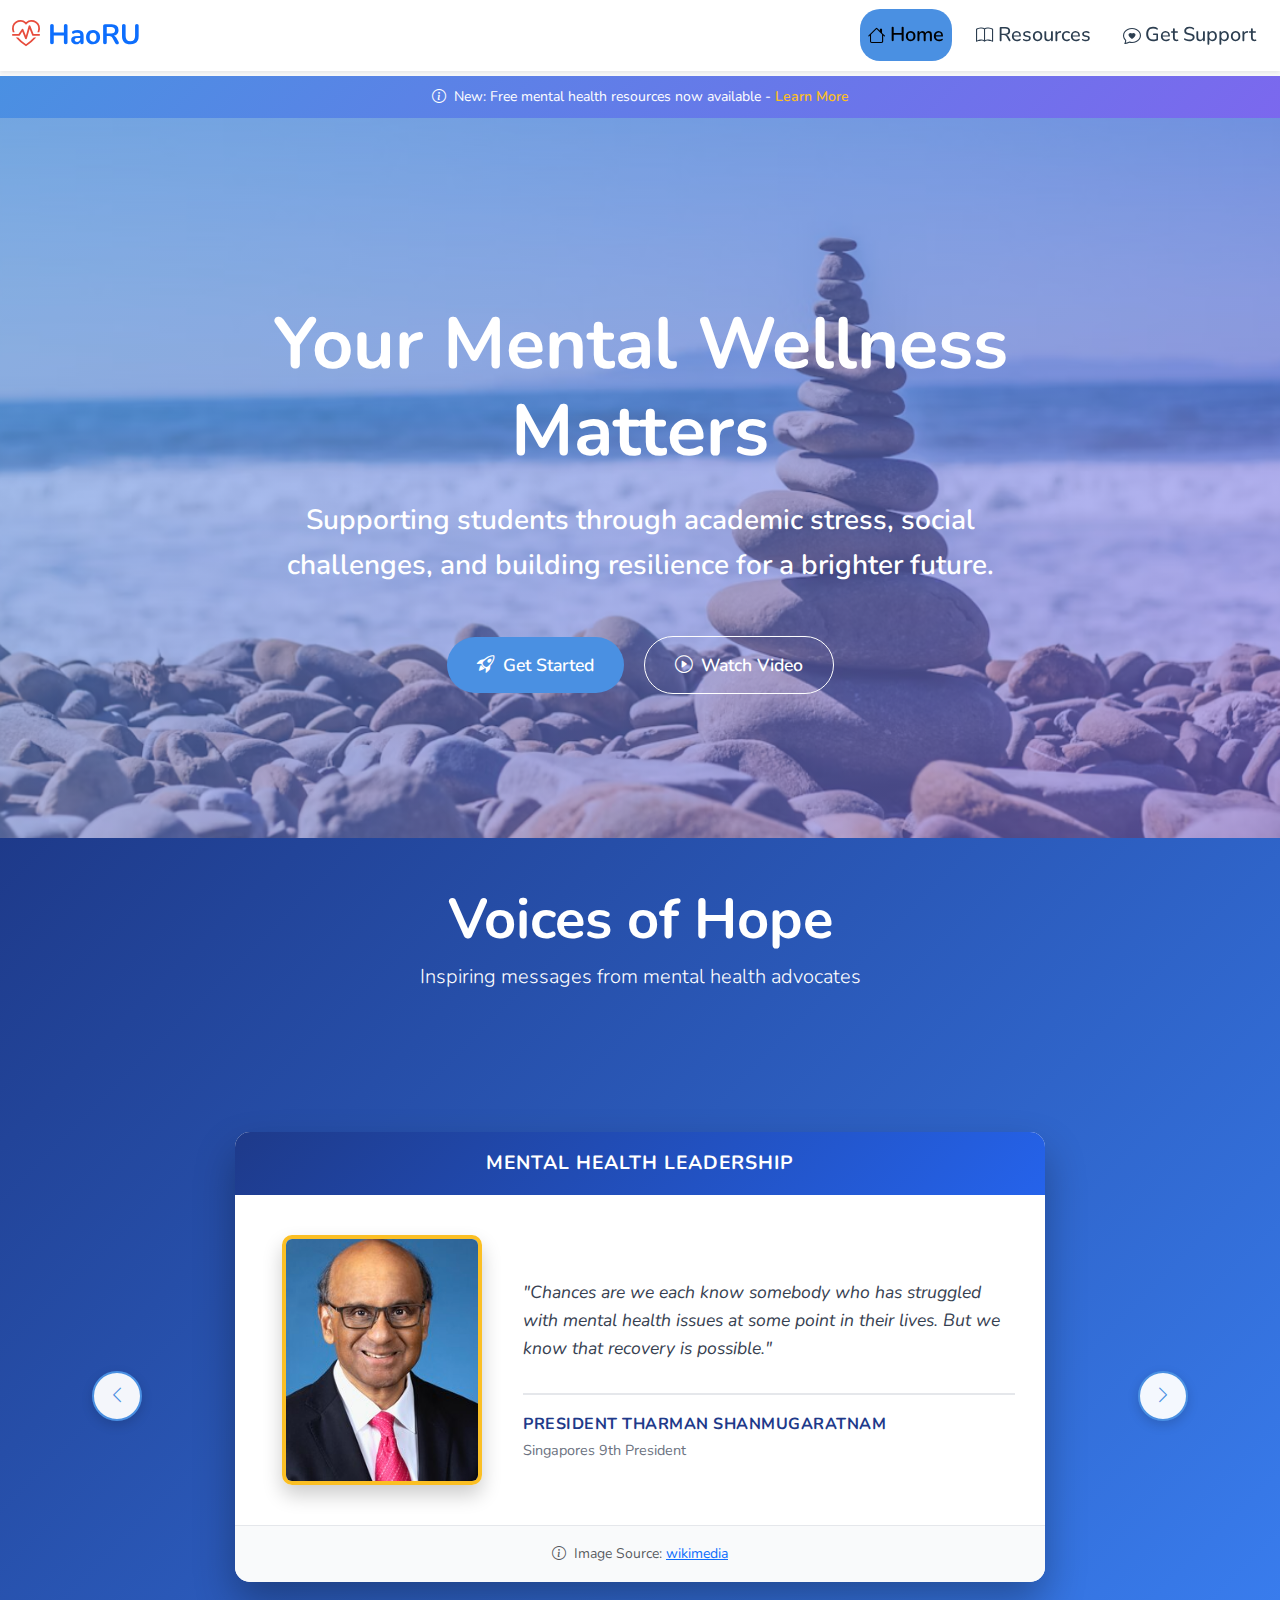
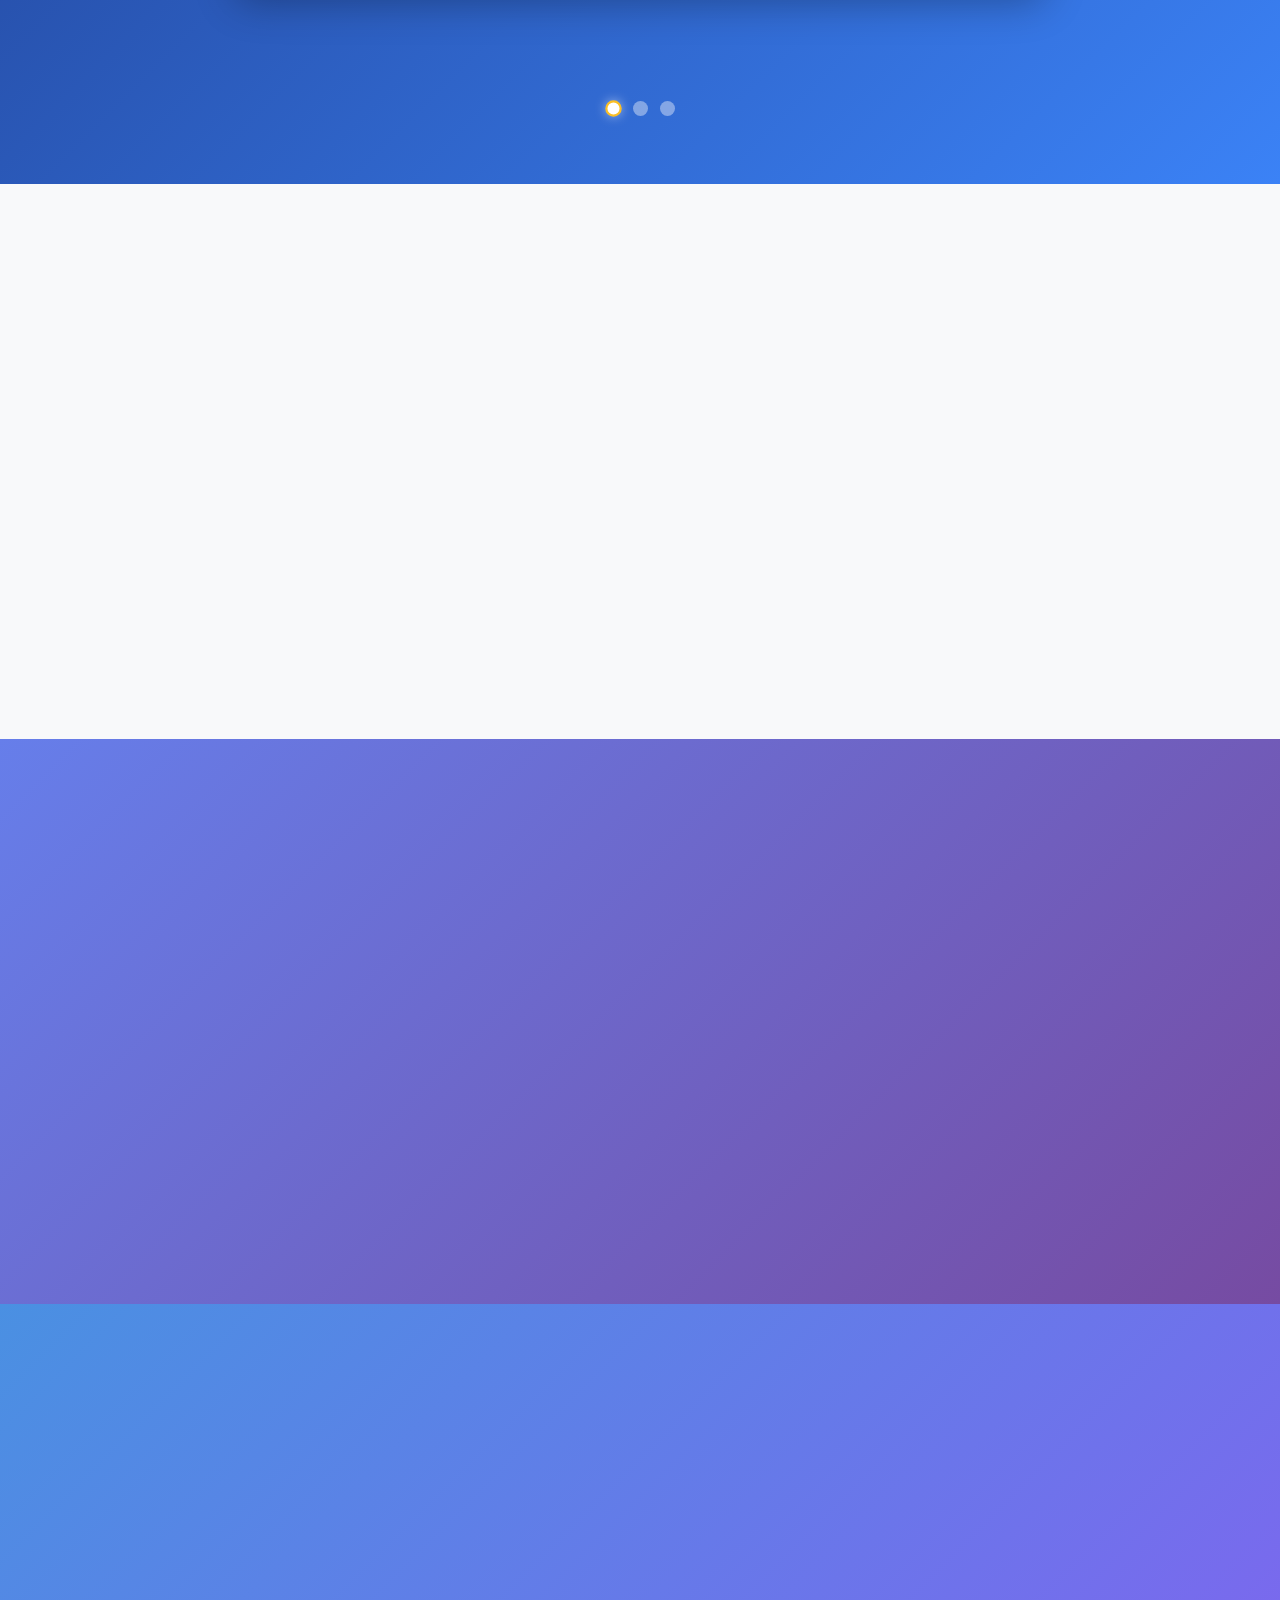
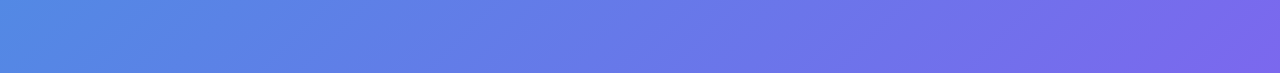
<file: index.html>
<!DOCTYPE html>
<html lang="en">
<head>
    <meta charset="UTF-8">
    <meta name="viewport" content="width=device-width, initial-scale=1.0">
     <title>HaoRU-Mental wellness for students</title>
     <link href="https://cdn.jsdelivr.net/npm/bootstrap@5.3.7/dist/css/bootstrap.min.css" rel="stylesheet" ><!--bootstrap cdn link-->
     <link href="https://fonts.googleapis.com/css2?family=Nunito:wght@300;400;500;600;700&display=swap" rel="stylesheet">
     <link rel="stylesheet" href="https://cdn.jsdelivr.net/npm/bootstrap-icons@1.11.3/font/bootstrap-icons.min.css"><!--bootstrap icon-->
     <link href="/css/index.css" rel="stylesheet">
     <link href="/css/styles.css" rel="stylesheet">
</head>
<body>
<!-- Updated Navigation Bar Section -->
<nav class="navbar navbar-expand-lg navbar-light bg-white shadow-sm fixed-top">
    <div class="container-fluid">
        <!-- Brand/Logo Section -->
        <a class="navbar-brand fw-bold text-primary fs-3" href="/html/index.html">
            <i class="bi bi-heart-pulse me-2"></i>HaoRU
        </a>
        <!-- Mobile Menu Toggle Button -->
        <button class="navbar-toggler" type="button" data-bs-toggle="collapse" data-bs-target="#navbarNav" aria-controls="navbarNav" aria-expanded="false" aria-label="Toggle navigation">
            <span class="navbar-toggler-icon"></span>
        </button>
        <!-- Navigation Menu Items -->
        <div class="collapse navbar-collapse" id="navbarNav">
            <ul class="navbar-nav ms-auto">
                <!-- Home Navigation Item (Current Page) -->
                <li class="nav-item">
                    <a class="nav-link active fs-5" href="/html/index.html">
                        <i class="bi bi-house me-1"></i>Home
                    </a>
                </li>
                <!-- Resources Navigation Item -->
                <li class="nav-item">
                    <a class="nav-link fs-5" href="/html/resources.html">
                        <i class="bi bi-book me-1"></i>Resources
                    </a>
                </li>
                <!-- Support Navigation Item -->
                <li class="nav-item">
                    <a class="nav-link fs-5" href="/html/support.html">
                        <i class="bi bi-chat-heart me-1"></i>Get Support
                    </a>
                </li>
            </ul>
        </div>
    </div>
</nav>
<div class="announcement-bar">
    <div class="container-fluid text-center">
        <small><i class="bi bi-info-circle me-2"></i>New: Free mental health resources now available - <a href="/html/resources.html" class="text-decoration-none">Learn More</a></small>
    </div>
</div>


<section class="hero-section"><!-- Custom class for unique styling -->
    <div class="container"><!-- container: Better readability than full-width -->
        <div class="row justify-content-center">
            <div class="col-lg-8 text-center">
                 <!-- col-lg-8: 8/12 columns for optimal reading width -->
                <!-- text-center: Bootstrap utility for centered text -->
                <h1 class="display-2 mb-4 fw-bold fade-in">Your Mental Wellness Matters</h1>
                <!-- display-4: Bootstrap large heading class -->
                <!-- mb-4: Bootstrap spacing utility (24px bottom margin) -->
                <p class="lead mb-5 fs-3 fw-semibold fade-in fade-in-delay-1">Supporting students through academic stress, social challenges, and building resilience for a brighter future.</p>
                <div class="fade-in fade-in-delay-2">
                <!-- lead: Bootstrap prominent paragraph text -->
                <!-- mb-5: Large spacing (48px) for visual separation -->
                 <a href="/html/support.html" class="btn btn-primary btn-lg me-3">
                <i class="bi bi-rocket-takeoff me-2"></i>Get Started
                 </a>
                <button type="button" class="btn btn-outline-light btn-lg" data-bs-toggle="modal" data-bs-target="#videoModal">
                <i class="bi bi-play-circle me-2"></i>Watch Video
                </button>
                </div>
            </div>
        </div>
    </div>
</section>
<!-- TESTIMONIAL CAROUSEL SECTION -->
<section class="quotes-section py-5">
    <div class="container">
        <div class="row">
            <div class="col-12 text-center mb-5">
                <h2 class="display-4 fw-bold text-white">Voices of Hope</h2>
                <p class="lead text-white">Inspiring messages from mental health advocates</p>
            </div>
        </div>
        <!--CAROUSEL STRUCTURE -->
        <div class="quotes-carousel">
            <div class="quotes-slides">

    <!-- First quote slide (Tharman) -->
<div class="quote-slide active">
    <div class="row justify-content-center">
        <div class="col-md-11 col-lg-10">
            <div class="custom-quote-card">
                <!-- Card Header - CHANGED -->
                <div class="quote-header">
                    <h3 class="quote-title">MENTAL HEALTH LEADERSHIP</h3>
                </div>
                <!-- Card Content -->
                <div class="quote-content">
                    <div class="row align-items-center">
                        <!-- Photo Section -->
                        <div class="col-md-4 text-center mb-4 mb-md-0">
                            <img src="/images/Tharman_Shanmugaratnam_Official_photo_2023.tif.jpg" alt="President Tharman" class="quote-portrait">
                        </div>
                        <!-- Quote Section -->
                        <div class="col-md-8">
                            <blockquote class="quote-text">
                                "Chances are we each know somebody who has struggled with mental health issues at some point in their lives. But we know that recovery is possible."
                            </blockquote>
                            <div class="quote-attribution">
                                <h5 class="author-name">PRESIDENT THARMAN SHANMUGARATNAM</h5>
                                <p class="author-title">Singapores 9th President</p>
                            </div>
                        </div>
                    </div>
                </div>
                <!-- Image Attribution -->
                <div class="image-credit">
                    <small class="text-muted">
                        <i class="bi bi-info-circle me-1"></i>
                      Image Source: <a href="https://commons.wikimedia.org/wiki/Category:Tharman_Shanmugaratnam" target="_blank">wikimedia</a>
                    </small>
                </div>
            </div>
        </div>
    </div>
</div>         <!-- Second quote slide (Lee Hsien Loong) -->
<!-- Second quote slide (Lee Hsien Loong) - CUSTOM VERSION -->
<div class="quote-slide">
    <div class="row justify-content-center">
        <div class="col-md-11 col-lg-10">
            <div class="custom-quote-card">
                <!-- Card Header -->
                <div class="quote-header">
                    <h3 class="quote-title">SINGAPORE MENTAL HEALTH PRIORITY</h3>
                </div>
                <!-- Card Content -->
                <div class="quote-content">
                    <div class="row align-items-center">
                        <!-- Photo Section -->
                        <div class="col-md-4 text-center mb-4 mb-md-0">
                            <img src="/images/Lee_hsien_Loong.jpg" alt="Prime Minister Lee Hsien Loong" class="quote-portrait">
                        </div>

                        <!-- Quote Section -->
                        <div class="col-md-8">
                            <blockquote class="quote-text">
                                "In Singapore, one in seven persons will suffer from a mental health condition at some point in their lives. Ensuring access to quality mental healthcare for every citizen is therefore a major priority."
                            </blockquote>
                            <div class="quote-attribution">
                                <h5 class="author-name">PRIME MINISTER LEE HSIEN LOONG</h5>
                                <p class="author-title">World Mental Health Day Message</p>
                            </div>
                        </div>
                    </div>
                </div>
                <!-- Image Attribution -->
                <div class="image-credit">
                    <small class="text-muted">
                        <i class="bi bi-info-circle me-1"></i>
                        Image source: <a href="https://www.todayonline.com/" target="_blank">todayonline</a>
                    </small>
                </div>
            </div>
        </div>
    </div>
</div>
                <!-- Third quote slide (Obama) -->
<!-- Third quote slide (Obama) - CUSTOM VERSION -->
<div class="quote-slide">
    <div class="row justify-content-center">
        <div class="col-md-11 col-lg-10 ">
            <div class="custom-quote-card">
                <!-- Card Header -->
                <div class="quote-header">
                    <h3 class="quote-title">MENTAL HEALTH AWARENESS</h3>
                </div>
                <!-- Card Content -->
                <div class="quote-content">
                    <div class="row align-items-center">
                        <!-- Photo Section -->
                        <div class="col-md-4 text-center mb-4 mb-md-0">
                            <img src="/images/President_Barack_Obama.jpg" alt="Former President Barack Obama" class="quote-portrait">
                        </div>
                        <!-- Quote Section -->
                        <div class="col-md-8">
                            <blockquote class="quote-text">
                                "The overwhelming majority of people who suffer from mental illnesses are not violent. We also know that most suicides each year involve someone with a mental health or substance abuse disorder."
                            </blockquote>
                            <div class="quote-attribution">
                                <h5 class="author-name">BARACK OBAMA</h5>
                                <p class="author-title">44th President of the United States</p>
                            </div>
                        </div>
                    </div>
                </div>
                <!-- Image Attribution -->
                <div class="image-credit">
                    <small class="text-muted">
                        <i class="bi bi-info-circle me-1"></i>
                        Image source: <a href="https://en.wikipedia.org/wiki/Barack_Obama" target="_blank">Wikipedia</a>
                    </small>
                </div>
            </div>
        </div>
    </div>
</div>
            </div>
            <div class="carousel-dots-inline mt-4 text-center">
                <span class="dot active" data-slide="0"></span>
                <span class="dot" data-slide="1"></span>
                <span class="dot" data-slide="2"></span>
            </div>

            <!-- ARROW BUTTONS - quotes-carousel -->
        <button class="carousel-arrow carousel-arrow-left" id="prevSlide" type="button" aria-label="Previous quote">
            <i class="bi bi-chevron-left" aria-hidden="true"></i>
            <span class="visually-hidden">Previous quote</span>
            </button>
            <button class="carousel-arrow carousel-arrow-right" id="nextSlide" type="button" aria-label="Next quote">
            <i class="bi bi-chevron-right" aria-hidden="true"></i>
            <span class="visually-hidden">Next quote</span>
</button>
        </div>
    </div>
</section>
<!--Why this structure?
JavaScript can easily target .quotes-slides to change which card shows
JavaScript can target .dot elements to know which one was clicked
Clean separation between content and navigation-->
<section class="stats-section py-5 bg-light">
    <div class="container">
        <!-- Heading section -->
        <div class="row text-center mb-5">
            <div class="col-12">
                <h2 class="display-4 fw-bold mb-4 fade-in">Making a Real Impact</h2>
                <p class="lead fade-in fade-in-delay-1">Supporting students across Singapore with mental wellness</p>
            </div>
        </div>
        <!-- Statistics cards section -->
        <div class="row">
            <div class="col-md-4 text-center mb-4 scale-in fade-in-delay-1">
                <div class="stat-card h-100">
                    <div class="stat-number display-2 fw-bold text-primary">1 in 7</div>
                    <h5 class="stat-title">Students in Singapore</h5>
                    <p class="stat-description">experience mental health challenges during their studies</p>
                    <small class="text-muted">
                        <i class="bi bi-link-45deg me-1"></i>
                        <a href="https://www.moh.gov.sg" class="text-decoration-none" target="_blank">Source: MOH Singapore</a>
                    </small>
                </div>
            </div>
    <div class="col-md-4 text-center mb-4 scale-in fade-in-delay-2">
    <div class="stat-card h-100">
        <div class="stat-number display-2 fw-bold text-success">75%</div>
        <h5 class="stat-title">Improvement Rate</h5>
        <p class="stat-description">of students report better mental wellness after seeking support</p>
        <small class="text-muted">
            <i class="bi bi-link-45deg me-1"></i>
            <a href="https://www.ncss.gov.sg" class="text-decoration-none" target="_blank">Source: NCSS</a>
        </small>
    </div>
</div>
<div class="col-md-4 text-center mb-4 scale-in fade-in-delay-3">
    <div class="stat-card h-100">
        <div class="stat-number display-2 fw-bold text-warning">24/7</div>
        <h5 class="stat-title">Support Available</h5>
        <p class="stat-description">round-the-clock mental health resources and crisis helplines</p>
        <small class="text-muted">
            <i class="bi bi-link-45deg me-1"></i>
            <a href="https://www.sos.org.sg" class="text-decoration-none" target="_blank">Source: SOS Singapore</a>
        </small>
    </div>
</div>
        </div>
    </div>
</section>
<!-- FIXED FEATURES SECTION -->
<!-- MODERN FEATURES SECTION -->
<section class="features-section py-5">
    <div class="container">
        <div class="row text-center text-white mb-5">
            <div class="col-12">
                <h2 class="display-4 fw-bold mb-4 fade-in">How We Support You</h2>
                <p class="lead fade-in fade-in-delay-1">Comprehensive mental wellness support designed for students</p>
            </div>
        </div>
        <!-- MODERN FEATURE CARDS -->
        <div class="row justify-content-center g-4">
            <!-- Academic Support Card -->
            <div class="col-md-6 col-lg-4 slide-left">
                <div class="modern-feature-card h-100 text-center p-4">
                    <div class="feature-icon mb-4">
                        <i class="bi bi-book display-4 text-primary"></i>
                    </div>
                    <h5 class="fw-bold mb-3">Academic Support</h5>
                    <p class="text-muted mb-0">Manage study stress, improve focus, and develop healthy study habits that support both academic success and mental wellness.</p>
                </div>
            </div>
            <!-- Social Connections Card -->
            <div class="col-md-6 col-lg-4 fade-in fade-in-delay-1">
                <div class="modern-feature-card h-100 text-center p-4">
                    <div class="feature-icon mb-4">
                        <i class="bi bi-people display-4 text-info"></i>
                    </div>
                    <h5 class="fw-bold mb-3">Social Connections</h5>
                    <p class="text-muted mb-0">Build meaningful relationships, overcome social anxiety, and create a supportive network of peers and mentors.</p>
                </div>
            </div>
            <!-- Future Resilience Card -->
            <div class="col-md-6 col-lg-4 slide-right">
                <div class="modern-feature-card h-100 text-center p-4">
                    <div class="feature-icon mb-4">
                        <i class="bi bi-shield-check display-4 text-success"></i>
                    </div>
                    <h5 class="fw-bold mb-3">Future Resilience</h5>
                    <p class="text-muted mb-0">Develop coping strategies, emotional intelligence, and life skills that will serve you beyond your academic journey.</p>
                </div>
            </div>
        </div>
    </div>
</section>
<!-- CALL-TO-ACTION SECTION -->
<section class="cta-section py-5 bg-primary text-white">
    <div class="container">
        <div class="row justify-content-center text-center">
            <div class="col-lg-8">
                <h2 class="display-5 fw-bold mb-4 fade-in">Ready to Start Your Wellness Journey?</h2>
                <p class="lead mb-4 fade-in fade-in-delay-1">Join thousands of students who have transformed their mental health with HaoRU</p>
                <div class="cta-buttons fade-in fade-in-delay-2">
                <a href="/html/support.html" class="btn btn-light btn-lg me-3">
                <i class="bi bi-person-plus me-2"></i>Get Started Today
                </a>
                <button type="button" class="btn btn-outline-light btn-lg" data-bs-toggle="modal" data-bs-target="#contactModal">
                 <i class="bi bi-telephone me-2"></i>Contact Support
                </button>
                </div>
            </div>
        </div>
    </div>
</section>
<!--  VIDEO MODAL -->
  <!-- Contact Support Modal -->
<div class="modal fade" id="contactModal" tabindex="-1" aria-labelledby="contactModalLabel">
    <div class="modal-dialog modal-dialog-centered">
        <div class="modal-content">
            <div class="modal-header bg-primary text-white">
                <h5 class="modal-title" id="contactModalLabel">
                    <i class="bi bi-telephone me-2"></i>Get Immediate Support
                </h5>
                <button type="button" class="btn-close btn-close-blue" data-bs-dismiss="modal" aria-label="Close modal"></button>
            </div>
            <div class="modal-body">
                <div class="row g-3">
                    <div class="col-12">
                    </div>
                    <div class="col-12">
                        <h6><i class="bi bi-heart-pulse me-2 text-danger"></i>24/7 Mental Health Support</h6>
                        <p><strong>SOS Hotline:</strong> <a href="tel:1767">1767</a></p>
                        <p><strong>IMH Helpline:</strong> <a href="tel:63892222">6389&#8209;2222</a></p>
                    </div>
                    <div class="col-12">
                        <h6><i class="bi bi-chat-dots me-2 text-info"></i>Online Support</h6>
                        <p><strong>SAMH:</strong> <a href="https://www.samhealth.org.sg" target="_blank">www.samhealth.org.sg</a></p>
                        <p><strong>Mindline.sg:</strong> <a href="https://mindline.sg" target="_blank">mindline.sg</a></p>
                    </div>
                </div>
            </div>
        </div>
    </div>
</div>
<div class="modal fade" id="videoModal" tabindex="-1" aria-labelledby="videoModalLabel">
    <div class="modal-dialog modal-lg modal-dialog-centered">
        <div class="modal-content">
            <div class="modal-header">
                <h5 class="modal-title" id="videoModalLabel">
                    <i class="bi bi-heart-pulse me-2 text-danger"></i>
                    Mental Health Awareness Video
                </h5>
                <button type="button" class="btn-close" data-bs-dismiss="modal" aria-label="Close"></button>
            </div>
            <div class="modal-body p-0">
                <div class="ratio ratio-16x9">
                    <iframe 
                        class="video-iframe"
                        src="https://www.youtube.com/embed/nCrjevx3-Js"
                        title="Mental Health Awareness Video"
                        allow="accelerometer; autoplay; clipboard-write; encrypted-media; gyroscope; picture-in-picture" 
                         allowfullscreen>
                    </iframe>
                </div>
            </div>
            <div class="modal-footer">
                <small class="text-muted me-auto">
                    <i class="bi bi-info-circle me-1"></i>
                    Video source: Educational content for mental health awareness
                </small>
                <button type="button" class="btn btn-secondary" data-bs-dismiss="modal">Close</button>
            </div>
        </div>
    </div>
</div>

    <script src="https://cdn.jsdelivr.net/npm/bootstrap@5.3.7/dist/js/bootstrap.bundle.min.js" ></script>
    <script src="/js/index.js" ></script>
    <script src="/js/script.js"></script>
</body>
</html>
</file>
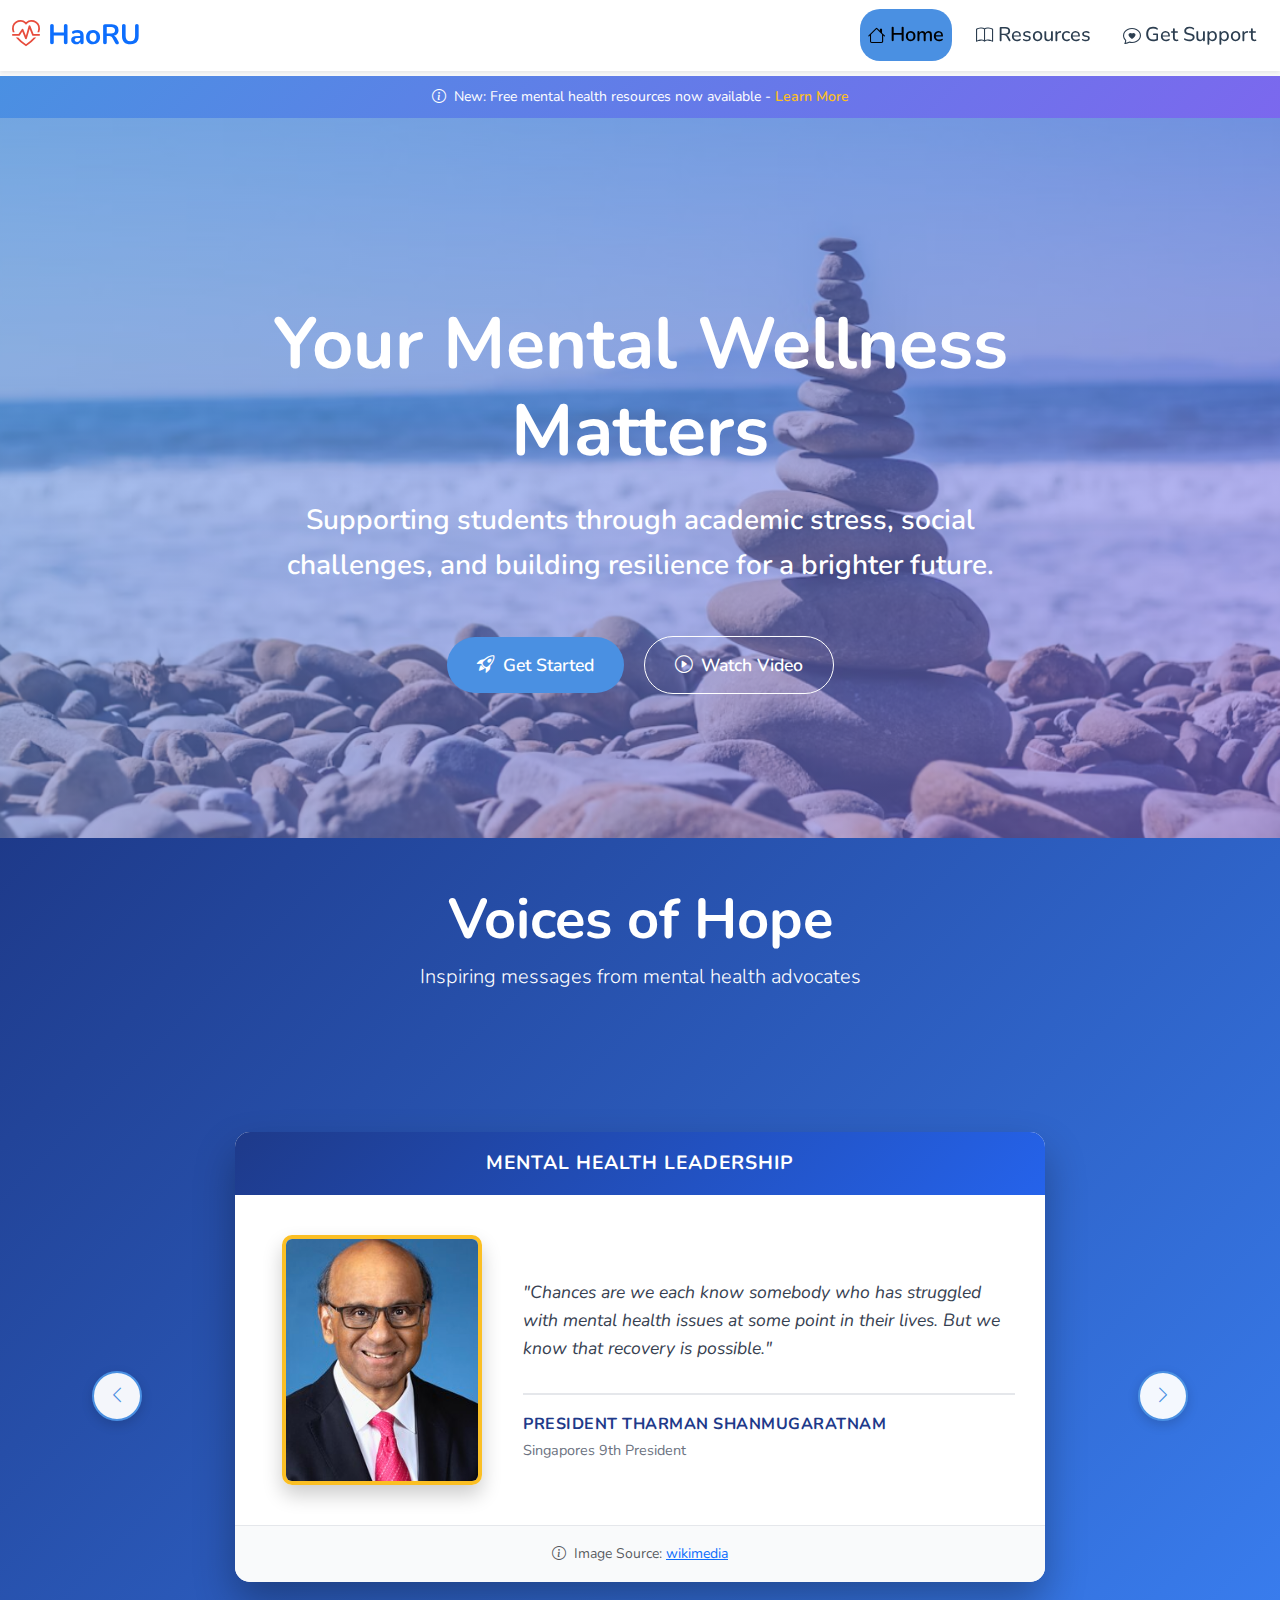
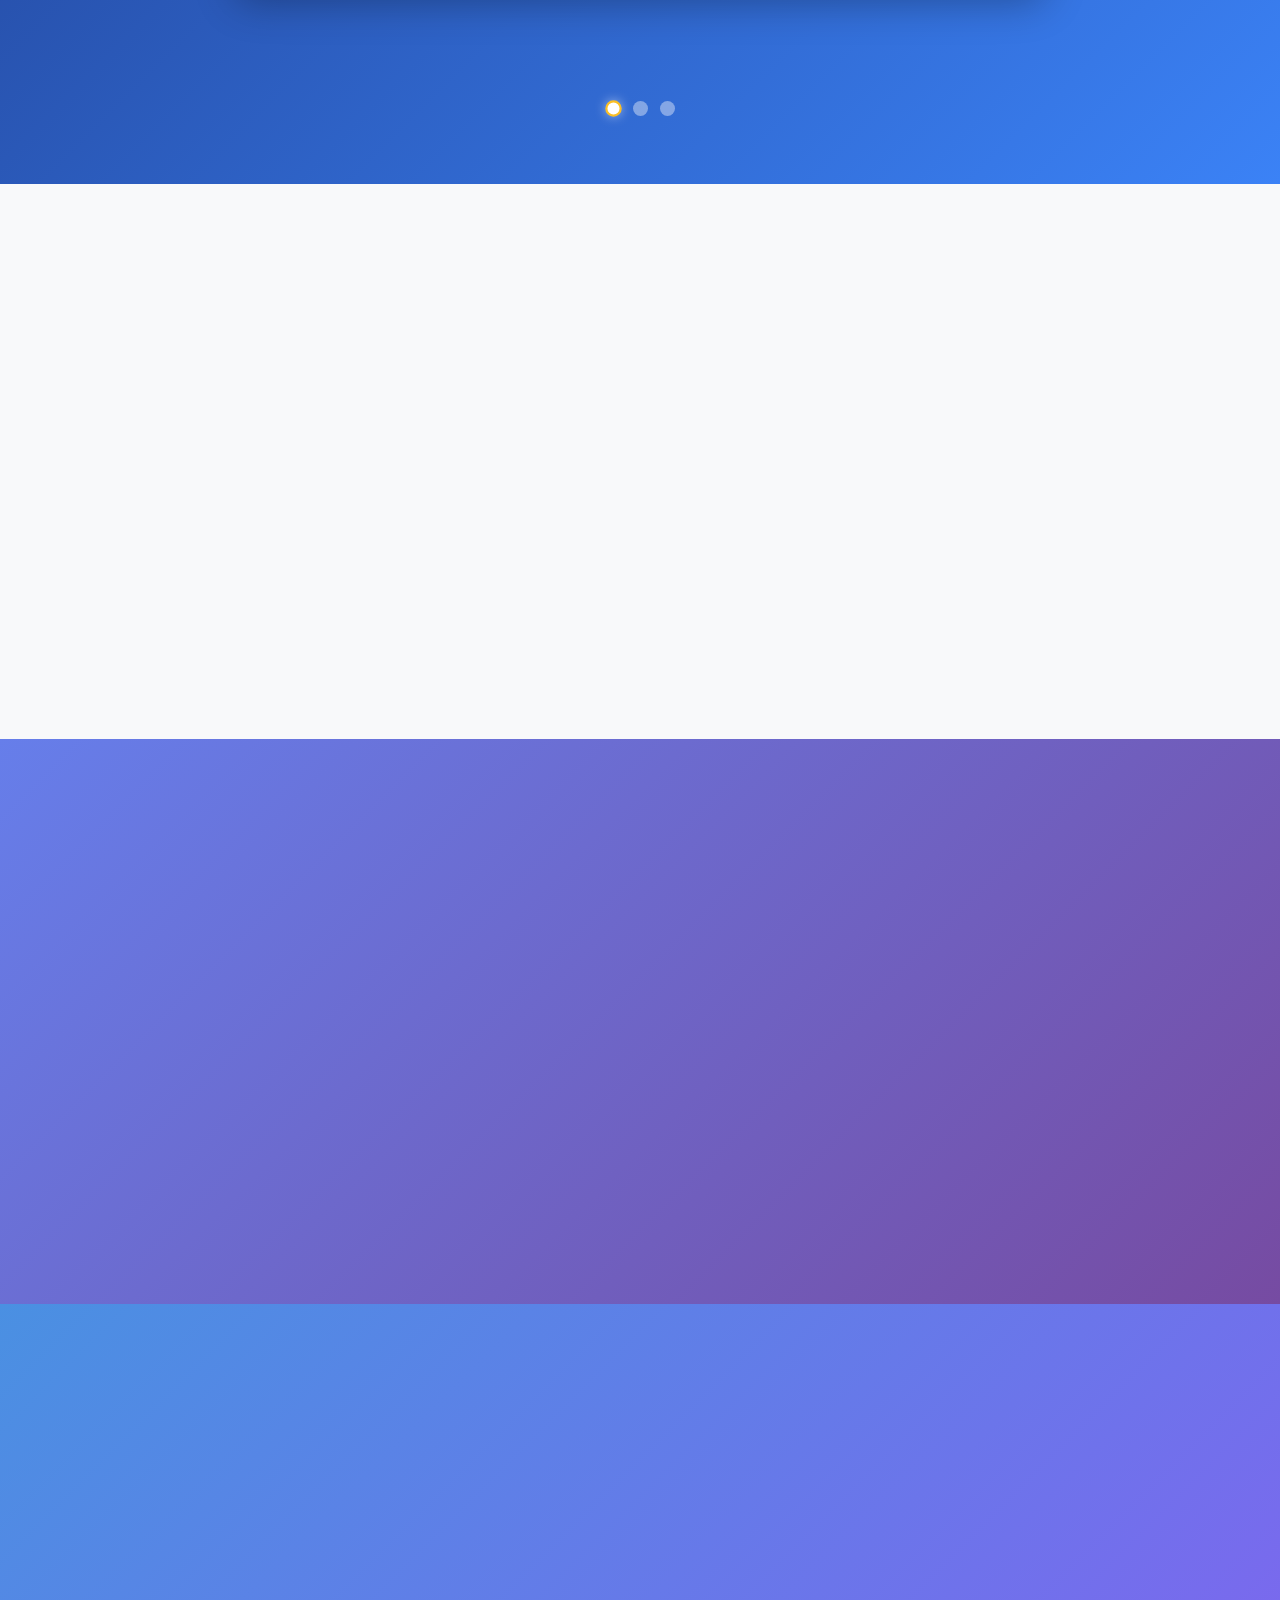
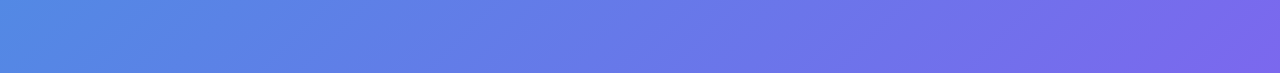
<file: html/index.html>
<!DOCTYPE html>
<html lang="en">
<head>
    <meta charset="UTF-8">
    <meta name="viewport" content="width=device-width, initial-scale=1.0">
     <title>HaoRU-Mental wellness for students</title>
     <link href="https://cdn.jsdelivr.net/npm/bootstrap@5.3.7/dist/css/bootstrap.min.css" rel="stylesheet" ><!--bootstrap cdn link-->
     <link href="https://fonts.googleapis.com/css2?family=Nunito:wght@300;400;500;600;700&display=swap" rel="stylesheet">
     <link rel="stylesheet" href="https://cdn.jsdelivr.net/npm/bootstrap-icons@1.11.3/font/bootstrap-icons.min.css"><!--bootstrap icon-->
     <link href="/css/index.css" rel="stylesheet">
     <link href="/css/styles.css" rel="stylesheet">
</head>
<body>
<!-- Updated Navigation Bar Section -->
<nav class="navbar navbar-expand-lg navbar-light bg-white shadow-sm fixed-top">
    <div class="container-fluid">
        <!-- Brand/Logo Section -->
        <a class="navbar-brand fw-bold text-primary fs-3" href="/html/index.html">
            <i class="bi bi-heart-pulse me-2"></i>HaoRU
        </a>
        <!-- Mobile Menu Toggle Button -->
        <button class="navbar-toggler" type="button" data-bs-toggle="collapse" data-bs-target="#navbarNav" aria-controls="navbarNav" aria-expanded="false" aria-label="Toggle navigation">
            <span class="navbar-toggler-icon"></span>
        </button>
        <!-- Navigation Menu Items -->
        <div class="collapse navbar-collapse" id="navbarNav">
            <ul class="navbar-nav ms-auto">
                <!-- Home Navigation Item (Current Page) -->
                <li class="nav-item">
                    <a class="nav-link active fs-5" href="/html/index.html">
                        <i class="bi bi-house me-1"></i>Home
                    </a>
                </li>
                <!-- Resources Navigation Item -->
                <li class="nav-item">
                    <a class="nav-link fs-5" href="/html/resources.html">
                        <i class="bi bi-book me-1"></i>Resources
                    </a>
                </li>
                <!-- Support Navigation Item -->
                <li class="nav-item">
                    <a class="nav-link fs-5" href="/html/support.html">
                        <i class="bi bi-chat-heart me-1"></i>Get Support
                    </a>
                </li>
            </ul>
        </div>
    </div>
</nav>
<div class="announcement-bar">
    <div class="container-fluid text-center">
        <small><i class="bi bi-info-circle me-2"></i>New: Free mental health resources now available - <a href="/html/resources.html" class="text-decoration-none">Learn More</a></small>
    </div>
</div>


<section class="hero-section"><!-- Custom class for unique styling -->
    <div class="container"><!-- container: Better readability than full-width -->
        <div class="row justify-content-center">
            <div class="col-lg-8 text-center">
                 <!-- col-lg-8: 8/12 columns for optimal reading width -->
                <!-- text-center: Bootstrap utility for centered text -->
                <h1 class="display-2 mb-4 fw-bold fade-in">Your Mental Wellness Matters</h1>
                <!-- display-4: Bootstrap large heading class -->
                <!-- mb-4: Bootstrap spacing utility (24px bottom margin) -->
                <p class="lead mb-5 fs-3 fw-semibold fade-in fade-in-delay-1">Supporting students through academic stress, social challenges, and building resilience for a brighter future.</p>
                <div class="fade-in fade-in-delay-2">
                <!-- lead: Bootstrap prominent paragraph text -->
                <!-- mb-5: Large spacing (48px) for visual separation -->
                 <a href="/html/support.html" class="btn btn-primary btn-lg me-3">
                <i class="bi bi-rocket-takeoff me-2"></i>Get Started
                 </a>
                <button type="button" class="btn btn-outline-light btn-lg" data-bs-toggle="modal" data-bs-target="#videoModal">
                <i class="bi bi-play-circle me-2"></i>Watch Video
                </button>
                </div>
            </div>
        </div>
    </div>
</section>
<!-- TESTIMONIAL CAROUSEL SECTION -->
<section class="quotes-section py-5">
    <div class="container">
        <div class="row">
            <div class="col-12 text-center mb-5">
                <h2 class="display-4 fw-bold text-white">Voices of Hope</h2>
                <p class="lead text-white">Inspiring messages from mental health advocates</p>
            </div>
        </div>
        <!--CAROUSEL STRUCTURE -->
        <div class="quotes-carousel">
            <div class="quotes-slides">

    <!-- First quote slide (Tharman) -->
<div class="quote-slide active">
    <div class="row justify-content-center">
        <div class="col-md-11 col-lg-10">
            <div class="custom-quote-card">
                <!-- Card Header - CHANGED -->
                <div class="quote-header">
                    <h3 class="quote-title">MENTAL HEALTH LEADERSHIP</h3>
                </div>
                <!-- Card Content -->
                <div class="quote-content">
                    <div class="row align-items-center">
                        <!-- Photo Section -->
                        <div class="col-md-4 text-center mb-4 mb-md-0">
                            <img src="/images/Tharman_Shanmugaratnam_Official_photo_2023.tif.jpg" alt="President Tharman" class="quote-portrait">
                        </div>
                        <!-- Quote Section -->
                        <div class="col-md-8">
                            <blockquote class="quote-text">
                                "Chances are we each know somebody who has struggled with mental health issues at some point in their lives. But we know that recovery is possible."
                            </blockquote>
                            <div class="quote-attribution">
                                <h5 class="author-name">PRESIDENT THARMAN SHANMUGARATNAM</h5>
                                <p class="author-title">Singapores 9th President</p>
                            </div>
                        </div>
                    </div>
                </div>
                <!-- Image Attribution -->
                <div class="image-credit">
                    <small class="text-muted">
                        <i class="bi bi-info-circle me-1"></i>
                      Image Source: <a href="https://commons.wikimedia.org/wiki/Category:Tharman_Shanmugaratnam" target="_blank">wikimedia</a>
                    </small>
                </div>
            </div>
        </div>
    </div>
</div>         <!-- Second quote slide (Lee Hsien Loong) -->
<!-- Second quote slide (Lee Hsien Loong) - CUSTOM VERSION -->
<div class="quote-slide">
    <div class="row justify-content-center">
        <div class="col-md-11 col-lg-10">
            <div class="custom-quote-card">
                <!-- Card Header -->
                <div class="quote-header">
                    <h3 class="quote-title">SINGAPORE MENTAL HEALTH PRIORITY</h3>
                </div>
                <!-- Card Content -->
                <div class="quote-content">
                    <div class="row align-items-center">
                        <!-- Photo Section -->
                        <div class="col-md-4 text-center mb-4 mb-md-0">
                            <img src="/images/Lee_hsien_Loong.jpg" alt="Prime Minister Lee Hsien Loong" class="quote-portrait">
                        </div>

                        <!-- Quote Section -->
                        <div class="col-md-8">
                            <blockquote class="quote-text">
                                "In Singapore, one in seven persons will suffer from a mental health condition at some point in their lives. Ensuring access to quality mental healthcare for every citizen is therefore a major priority."
                            </blockquote>
                            <div class="quote-attribution">
                                <h5 class="author-name">PRIME MINISTER LEE HSIEN LOONG</h5>
                                <p class="author-title">World Mental Health Day Message</p>
                            </div>
                        </div>
                    </div>
                </div>
                <!-- Image Attribution -->
                <div class="image-credit">
                    <small class="text-muted">
                        <i class="bi bi-info-circle me-1"></i>
                        Image source: <a href="https://www.todayonline.com/" target="_blank">todayonline</a>
                    </small>
                </div>
            </div>
        </div>
    </div>
</div>
                <!-- Third quote slide (Obama) -->
<!-- Third quote slide (Obama) - CUSTOM VERSION -->
<div class="quote-slide">
    <div class="row justify-content-center">
        <div class="col-md-11 col-lg-10 ">
            <div class="custom-quote-card">
                <!-- Card Header -->
                <div class="quote-header">
                    <h3 class="quote-title">MENTAL HEALTH AWARENESS</h3>
                </div>
                <!-- Card Content -->
                <div class="quote-content">
                    <div class="row align-items-center">
                        <!-- Photo Section -->
                        <div class="col-md-4 text-center mb-4 mb-md-0">
                            <img src="/images/President_Barack_Obama.jpg" alt="Former President Barack Obama" class="quote-portrait">
                        </div>
                        <!-- Quote Section -->
                        <div class="col-md-8">
                            <blockquote class="quote-text">
                                "The overwhelming majority of people who suffer from mental illnesses are not violent. We also know that most suicides each year involve someone with a mental health or substance abuse disorder."
                            </blockquote>
                            <div class="quote-attribution">
                                <h5 class="author-name">BARACK OBAMA</h5>
                                <p class="author-title">44th President of the United States</p>
                            </div>
                        </div>
                    </div>
                </div>
                <!-- Image Attribution -->
                <div class="image-credit">
                    <small class="text-muted">
                        <i class="bi bi-info-circle me-1"></i>
                        Image source: <a href="https://en.wikipedia.org/wiki/Barack_Obama" target="_blank">Wikipedia</a>
                    </small>
                </div>
            </div>
        </div>
    </div>
</div>
            </div>
            <div class="carousel-dots-inline mt-4 text-center">
                <span class="dot active" data-slide="0"></span>
                <span class="dot" data-slide="1"></span>
                <span class="dot" data-slide="2"></span>
            </div>

            <!-- ARROW BUTTONS - quotes-carousel -->
        <button class="carousel-arrow carousel-arrow-left" id="prevSlide" type="button" aria-label="Previous quote">
            <i class="bi bi-chevron-left" aria-hidden="true"></i>
            <span class="visually-hidden">Previous quote</span>
            </button>
            <button class="carousel-arrow carousel-arrow-right" id="nextSlide" type="button" aria-label="Next quote">
            <i class="bi bi-chevron-right" aria-hidden="true"></i>
            <span class="visually-hidden">Next quote</span>
</button>
        </div>
    </div>
</section>
<!--Why this structure?
JavaScript can easily target .quotes-slides to change which card shows
JavaScript can target .dot elements to know which one was clicked
Clean separation between content and navigation-->
<section class="stats-section py-5 bg-light">
    <div class="container">
        <!-- Heading section -->
        <div class="row text-center mb-5">
            <div class="col-12">
                <h2 class="display-4 fw-bold mb-4 fade-in">Making a Real Impact</h2>
                <p class="lead fade-in fade-in-delay-1">Supporting students across Singapore with mental wellness</p>
            </div>
        </div>
        <!-- Statistics cards section -->
        <div class="row">
            <div class="col-md-4 text-center mb-4 scale-in fade-in-delay-1">
                <div class="stat-card h-100">
                    <div class="stat-number display-2 fw-bold text-primary">1 in 7</div>
                    <h5 class="stat-title">Students in Singapore</h5>
                    <p class="stat-description">experience mental health challenges during their studies</p>
                    <small class="text-muted">
                        <i class="bi bi-link-45deg me-1"></i>
                        <a href="https://www.moh.gov.sg" class="text-decoration-none" target="_blank">Source: MOH Singapore</a>
                    </small>
                </div>
            </div>
    <div class="col-md-4 text-center mb-4 scale-in fade-in-delay-2">
    <div class="stat-card h-100">
        <div class="stat-number display-2 fw-bold text-success">75%</div>
        <h5 class="stat-title">Improvement Rate</h5>
        <p class="stat-description">of students report better mental wellness after seeking support</p>
        <small class="text-muted">
            <i class="bi bi-link-45deg me-1"></i>
            <a href="https://www.ncss.gov.sg" class="text-decoration-none" target="_blank">Source: NCSS</a>
        </small>
    </div>
</div>
<div class="col-md-4 text-center mb-4 scale-in fade-in-delay-3">
    <div class="stat-card h-100">
        <div class="stat-number display-2 fw-bold text-warning">24/7</div>
        <h5 class="stat-title">Support Available</h5>
        <p class="stat-description">round-the-clock mental health resources and crisis helplines</p>
        <small class="text-muted">
            <i class="bi bi-link-45deg me-1"></i>
            <a href="https://www.sos.org.sg" class="text-decoration-none" target="_blank">Source: SOS Singapore</a>
        </small>
    </div>
</div>
        </div>
    </div>
</section>
<!-- FIXED FEATURES SECTION -->
<!-- MODERN FEATURES SECTION -->
<section class="features-section py-5">
    <div class="container">
        <div class="row text-center text-white mb-5">
            <div class="col-12">
                <h2 class="display-4 fw-bold mb-4 fade-in">How We Support You</h2>
                <p class="lead fade-in fade-in-delay-1">Comprehensive mental wellness support designed for students</p>
            </div>
        </div>
        <!-- MODERN FEATURE CARDS -->
        <div class="row justify-content-center g-4">
            <!-- Academic Support Card -->
            <div class="col-md-6 col-lg-4 slide-left">
                <div class="modern-feature-card h-100 text-center p-4">
                    <div class="feature-icon mb-4">
                        <i class="bi bi-book display-4 text-primary"></i>
                    </div>
                    <h5 class="fw-bold mb-3">Academic Support</h5>
                    <p class="text-muted mb-0">Manage study stress, improve focus, and develop healthy study habits that support both academic success and mental wellness.</p>
                </div>
            </div>
            <!-- Social Connections Card -->
            <div class="col-md-6 col-lg-4 fade-in fade-in-delay-1">
                <div class="modern-feature-card h-100 text-center p-4">
                    <div class="feature-icon mb-4">
                        <i class="bi bi-people display-4 text-info"></i>
                    </div>
                    <h5 class="fw-bold mb-3">Social Connections</h5>
                    <p class="text-muted mb-0">Build meaningful relationships, overcome social anxiety, and create a supportive network of peers and mentors.</p>
                </div>
            </div>
            <!-- Future Resilience Card -->
            <div class="col-md-6 col-lg-4 slide-right">
                <div class="modern-feature-card h-100 text-center p-4">
                    <div class="feature-icon mb-4">
                        <i class="bi bi-shield-check display-4 text-success"></i>
                    </div>
                    <h5 class="fw-bold mb-3">Future Resilience</h5>
                    <p class="text-muted mb-0">Develop coping strategies, emotional intelligence, and life skills that will serve you beyond your academic journey.</p>
                </div>
            </div>
        </div>
    </div>
</section>
<!-- CALL-TO-ACTION SECTION -->
<section class="cta-section py-5 bg-primary text-white">
    <div class="container">
        <div class="row justify-content-center text-center">
            <div class="col-lg-8">
                <h2 class="display-5 fw-bold mb-4 fade-in">Ready to Start Your Wellness Journey?</h2>
                <p class="lead mb-4 fade-in fade-in-delay-1">Join thousands of students who have transformed their mental health with HaoRU</p>
                <div class="cta-buttons fade-in fade-in-delay-2">
                <a href="/html/support.html" class="btn btn-light btn-lg me-3">
                <i class="bi bi-person-plus me-2"></i>Get Started Today
                </a>
                <button type="button" class="btn btn-outline-light btn-lg" data-bs-toggle="modal" data-bs-target="#contactModal">
                 <i class="bi bi-telephone me-2"></i>Contact Support
                </button>
                </div>
            </div>
        </div>
    </div>
</section>
<!--  VIDEO MODAL -->
  <!-- Contact Support Modal -->
<div class="modal fade" id="contactModal" tabindex="-1" aria-labelledby="contactModalLabel">
    <div class="modal-dialog modal-dialog-centered">
        <div class="modal-content">
            <div class="modal-header bg-primary text-white">
                <h5 class="modal-title" id="contactModalLabel">
                    <i class="bi bi-telephone me-2"></i>Get Immediate Support
                </h5>
                <button type="button" class="btn-close btn-close-blue" data-bs-dismiss="modal" aria-label="Close modal"></button>
            </div>
            <div class="modal-body">
                <div class="row g-3">
                    <div class="col-12">
                    </div>
                    <div class="col-12">
                        <h6><i class="bi bi-heart-pulse me-2 text-danger"></i>24/7 Mental Health Support</h6>
                        <p><strong>SOS Hotline:</strong> <a href="tel:1767">1767</a></p>
                        <p><strong>IMH Helpline:</strong> <a href="tel:63892222">6389&#8209;2222</a></p>
                    </div>
                    <div class="col-12">
                        <h6><i class="bi bi-chat-dots me-2 text-info"></i>Online Support</h6>
                        <p><strong>SAMH:</strong> <a href="https://www.samhealth.org.sg" target="_blank">www.samhealth.org.sg</a></p>
                        <p><strong>Mindline.sg:</strong> <a href="https://mindline.sg" target="_blank">mindline.sg</a></p>
                    </div>
                </div>
            </div>
        </div>
    </div>
</div>
<div class="modal fade" id="videoModal" tabindex="-1" aria-labelledby="videoModalLabel">
    <div class="modal-dialog modal-lg modal-dialog-centered">
        <div class="modal-content">
            <div class="modal-header">
                <h5 class="modal-title" id="videoModalLabel">
                    <i class="bi bi-heart-pulse me-2 text-danger"></i>
                    Mental Health Awareness Video
                </h5>
                <button type="button" class="btn-close" data-bs-dismiss="modal" aria-label="Close"></button>
            </div>
            <div class="modal-body p-0">
                <div class="ratio ratio-16x9">
                    <iframe 
                        class="video-iframe"
                        src="https://www.youtube.com/embed/nCrjevx3-Js"
                        title="Mental Health Awareness Video"
                        allow="accelerometer; autoplay; clipboard-write; encrypted-media; gyroscope; picture-in-picture" 
                         allowfullscreen>
                    </iframe>
                </div>
            </div>
            <div class="modal-footer">
                <small class="text-muted me-auto">
                    <i class="bi bi-info-circle me-1"></i>
                    Video source: Educational content for mental health awareness
                </small>
                <button type="button" class="btn btn-secondary" data-bs-dismiss="modal">Close</button>
            </div>
        </div>
    </div>
</div>

    <script src="https://cdn.jsdelivr.net/npm/bootstrap@5.3.7/dist/js/bootstrap.bundle.min.js" ></script>
    <script src="/js/index.js" ></script>
    <script src="/js/script.js"></script>
</body>
</html>
</file>
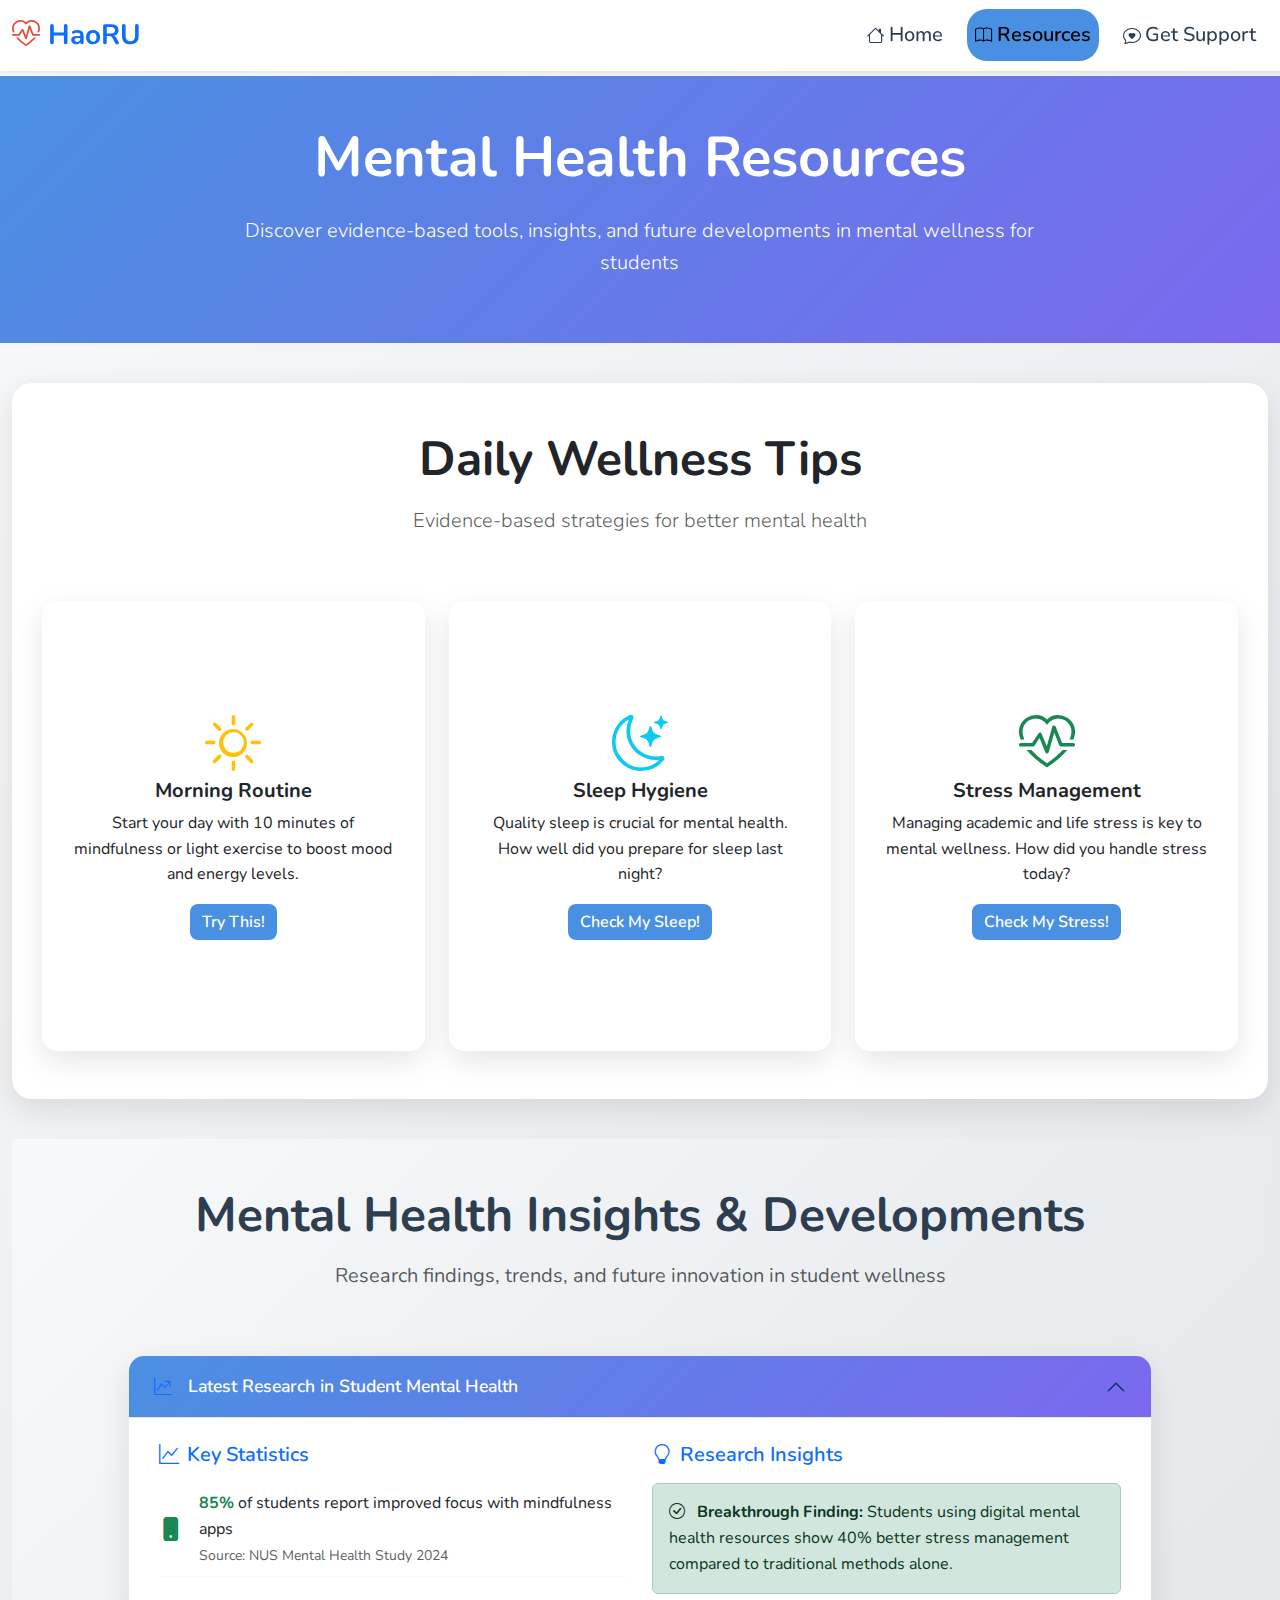
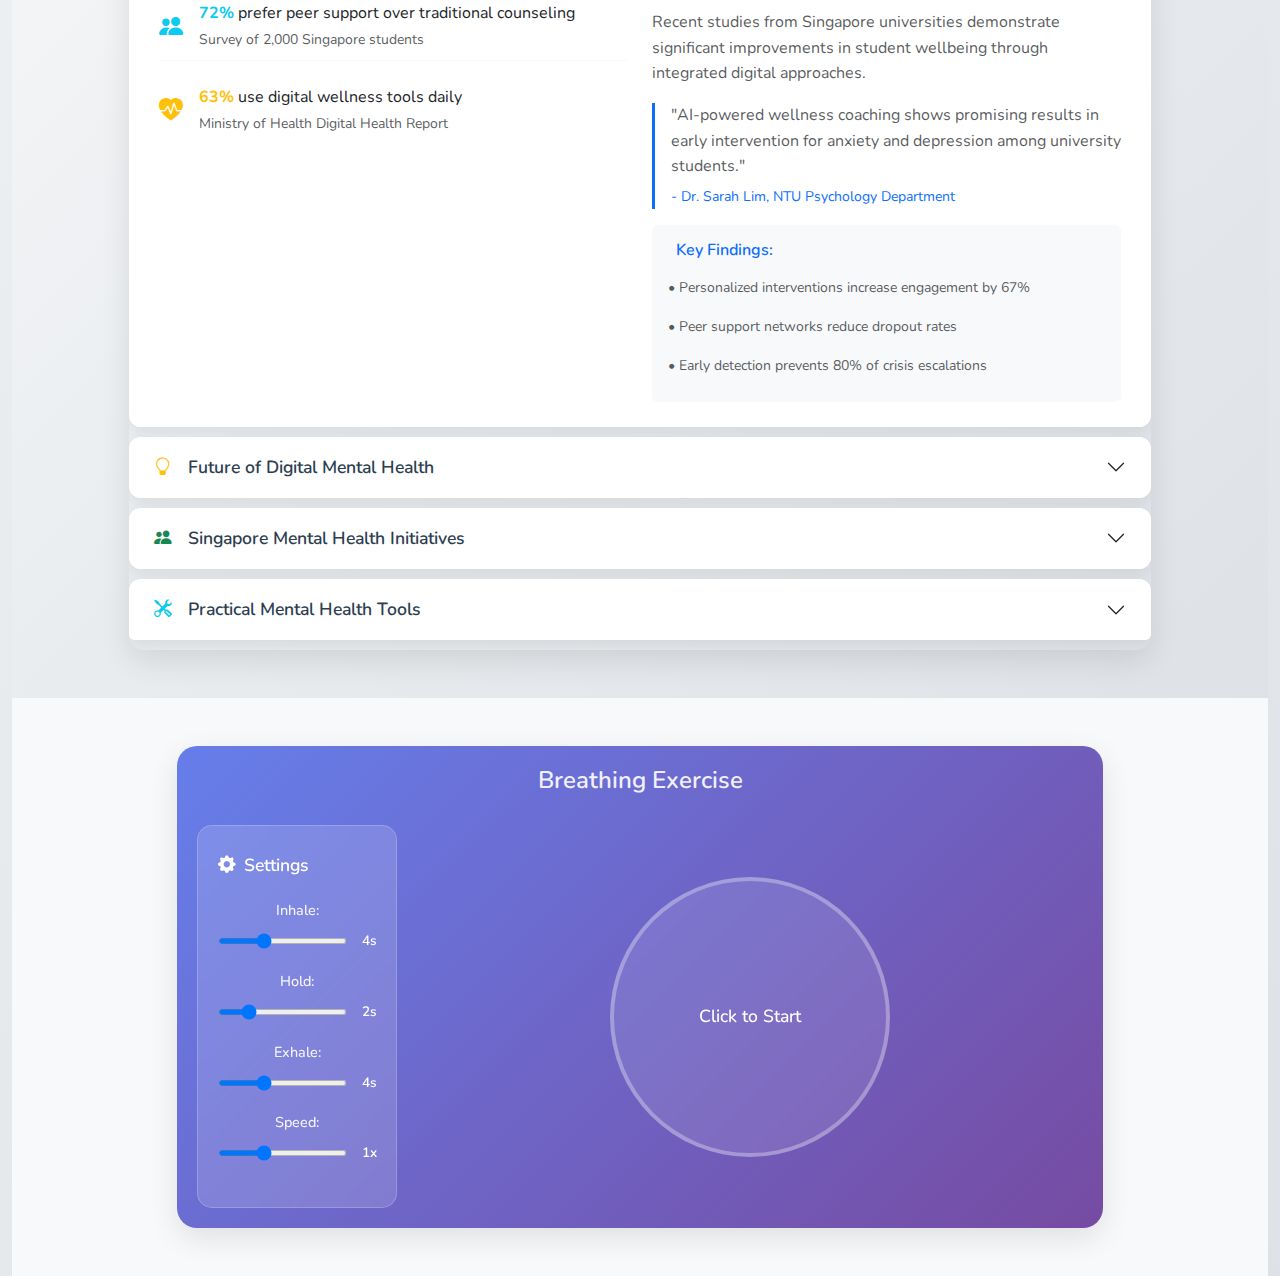
<file: resources.html>
<!DOCTYPE html>
<html lang="en">
<head>
    <meta charset="UTF-8">
    <meta name="viewport" content="width=device-width, initial-scale=1.0">
    <title>Resources - HaoRU Mental Wellness</title>
    <link href="https://fonts.googleapis.com/css2?family=Nunito:wght@300;400;500;600;700&display=swap" rel="stylesheet">
    <link href="https://cdn.jsdelivr.net/npm/bootstrap@5.3.7/dist/css/bootstrap.min.css" rel="stylesheet">
    <link href="https://cdn.jsdelivr.net/npm/bootstrap-icons@1.10.0/font/bootstrap-icons.css" rel="stylesheet">
    <link href="/css/styles.css" rel="stylesheet">
    <link href="/css/resources.css" rel="stylesheet">
</head>
<body>
    <!-- FIXED NAVBAR -->
    <nav class="navbar navbar-expand-lg navbar-light bg-white fixed-top shadow-sm">
        <div class="container-fluid">
            <!-- Brand/Logo -->
            <a class="navbar-brand fw-bold text-primary fs-3" href="/html/index.html">
                <i class="bi bi-heart-pulse me-2"></i>HaoRU
            </a>
            <!-- Mobile toggle button -->
            <button class="navbar-toggler" type="button" data-bs-toggle="collapse" data-bs-target="#navbarNav" aria-controls="navbarNav" aria-expanded="false" aria-label="Toggle navigation">
                <span class="navbar-toggler-icon"></span>
            </button>
            <!-- Navigation links -->
            <div class="collapse navbar-collapse" id="navbarNav">
                <ul class="navbar-nav ms-auto">
                    <li class="nav-item">
                        <a class="nav-link fs-5" href="/html/index.html">
                            <i class="bi bi-house me-1"></i>Home
                        </a>
                    </li>
                    <li class="nav-item">
                        <a class="nav-link active fs-5" href="/html/resources.html">
                            <i class="bi bi-book me-1"></i>Resources
                        </a>
                    </li>
                    <li class="nav-item">
                        <a class="nav-link fs-5" href="/html/support.html">
                            <i class="bi bi-chat-heart me-1"></i>Get Support
                        </a>
                    </li>
                </ul>
            </div>
        </div>
    </nav>

<main class="main-content">
    <div class="container-fluid">
        <section class="resources-hero py-5">
            <div class="row">
                <div class="col-lg-8 mx-auto text-center">
                    <h1 class="display-4 fw-bold mb-4">Mental Health Resources</h1>
                    <p class="lead mb-3">Discover evidence-based tools, insights, and future developments in mental wellness for students</p>
                </div>
            </div>
        </section>
        <section class="tips-section py-5">
            <div class="row mb-5">
                <div class="col-12 text-center">
                    <h2 class="display-5 fw-bold mb-3">Daily Wellness Tips</h2>
                    <p class="lead text-muted">Evidence-based strategies for better mental health</p>
                </div>
            </div>
            <!--Multi-column layout -->
            <div class="row g-4 justify-content-center">
                <!-- Column 1 - Morning Routine -->
        <!-- Morning Routine Card with Animated Bar -->
            <div class="col-12 col-md-6 col-lg-4 d-flex justify-content-center">
                <div class="flip-card" data-card="morning">
                    <div class="flip-card-inner">
                        <!-- Front of card  -->
                        <div class="flip-card-front">
                            <div class="tip-icon">
                                <i class="bi bi-sun display-4 text-warning"></i>
                            </div>
                            <h5 class="fw-bold">Morning Routine</h5>
                            <p>Start your day with 10 minutes of mindfulness or light exercise to boost mood and energy levels.</p>
                            <button type="button" class="btn btn-primary flip-btn">Try This!</button>
                        </div>
                        <!-- Back of card -->
                        <!-- Back of card -->
                        <div class="flip-card-back">
                            <h5 class="fw-bold mb-3">How did you start your morning?</h5>
                            <div class="choice-buttons">
                                <button type="button" class="choice-btn" data-progress="45" data-text="I just got up and checked my phone">Just woke up &amp; checked phone</button>
                                <button type="button" class="choice-btn" data-progress="70" data-text="I did 5 minutes of deep breathing">5-minute breathing exercise</button>
                                <button type="button" class="choice-btn" data-progress="85" data-text="I meditated and did gentle stretches">10-minute meditation + stretches</button>
                                <button type="button" class="choice-btn" data-progress="100" data-text="I had a full mindful morning routine">Full routine: meditation, journaling, exercise</button>
                            </div>
                            <div class="progress-section mt-4">
                                <div class="progress thin-progress">
                                    <div class="progress-bar" data-progress-bar="morning"></div>
                                </div>
                                <small class="progress-text" data-progress-text="morning">Choose your morning approach!</small>
                            </div>
                            <button type="button" class="btn btn-outline-primary back-btn mt-3">
                                 <i class="bi bi-arrow-left"></i>
                                <span class="visually-hidden">Back</span>
                            </button>
                        </div>
                    </div>
                </div>
            </div>
        <!-- Sleep Hygiene Card -->
            <div class="col-12 col-md-6 col-lg-4 d-flex justify-content-center">
                <div class="flip-card" data-card="sleep">
                    <div class="flip-card-inner">
                        <!-- Front of card -->
                        <div class="flip-card-front">
                            <div class="tip-icon">
                                <i class="bi bi-moon-stars display-4 text-info"></i>
                            </div>
                            <h5 class="fw-bold">Sleep Hygiene</h5>
                            <p>Quality sleep is crucial for mental health. How well did you prepare for sleep last night?</p>
                            <button type="button" class="btn btn-primary flip-btn">Check My Sleep!</button>
                        </div>
                        <!-- Back of card -->
                        <div class="flip-card-back">
                            <h5 class="fw-bold mb-3">How did you prepare for sleep?</h5>
                            <div class="choice-buttons">
                                <button type="button" class="choice-btn" data-progress="30" data-text="I scrolled on my phone until I fell asleep">Stayed on phone till sleepy</button>
                                <button type="button" class="choice-btn" data-progress="60" data-text="I put devices away 30 minutes before bed">No screens 30min before bed</button>
                                <button type="button" class="choice-btn" data-progress="80" data-text="I had a calming bedtime routine">Relaxing routine + early screen cutoff</button>
                                <button type="button" class="choice-btn" data-progress="100" data-text="Perfect sleep hygiene with 8+ hours">8+ hours + perfect sleep environment</button>
                            </div>
                            <div class="progress-section mt-4">
                                <div class="progress thin-progress">
                                    <div class="progress-bar" data-progress-bar="sleep"></div>
                                </div>
                                <small class="progress-text" data-progress-text="sleep">Rate your sleep preparation!</small>
                            </div>
                            <button type="button" class="btn btn-outline-primary back-btn mt-3">
                                <i class="bi bi-arrow-left"></i>
                                <span class="visually-hidden">Back</span>
                            </button>
                        </div>
                    </div>
                </div>
            </div>

        <!-- Stress Management Card -->
<!-- Stress Management Card - FIXED STRUCTURE -->
<div class="col-12 col-md-6 col-lg-4 d-flex justify-content-center">
    <div class="flip-card" data-card="stress">
        <div class="flip-card-inner">
            <!-- Front of card -->
            <div class="flip-card-front">
                <div class="tip-icon">
                    <i class="bi bi-heart-pulse display-4 text-success"></i>
                </div>
                <h5 class="fw-bold">Stress Management</h5>
                <p>Managing academic and life stress is key to mental wellness. How did you handle stress today?</p>
                <button type="button" class="btn btn-primary flip-btn">Check My Stress!</button>
            </div>

            <!-- Back of card - MOVED INSIDE flip-card-inner -->
            <div class="flip-card-back">
                <h5 class="fw-bold mb-3">How did you manage stress today?</h5>
                <div class="choice-buttons">
                    <button type="button" class="choice-btn" data-progress="25" data-text="I felt overwhelmed and didn't cope well">Felt overwhelmed, no coping strategies</button>
                    <button type="button" class="choice-btn" data-progress="55" data-text="I took a few deep breaths when stressed">Quick breathing exercises when needed</button>
                    <button type="button" class="choice-btn" data-progress="75" data-text="I used mindfulness and took breaks">Mindful breaks + stress awareness</button>
                    <button type="button" class="choice-btn" data-progress="100" data-text="I proactively managed stress with multiple techniques">Multiple techniques: exercise, meditation, journaling</button>
                </div>
                <div class="progress-section mt-4">
                    <div class="progress thin-progress">
                        <div class="progress-bar" data-progress-bar="stress"></div>
                    </div>
                    <small class="progress-text" data-progress-text="stress">Evaluate your stress management!</small>
                </div>
                <button type="button" class="btn btn-outline-primary back-btn mt-3">
                     <i class="bi bi-arrow-left"></i>
                    <span class="visually-hidden">Back</span>
                </button>
            </div>
        </div>
    </div>
</div>
</div>

</section>
<section class="informational-section py-5">
    <div class="container-fluid">
        <div class="row">
            <div class="col-12 text-center mb-5">
                <h2 class="display-5 fw-bold mb-3">Mental Health Insights &amp; Developments</h2>
                <p class="lead text-muted">Research findings, trends, and future innovation in student wellness</p>
            </div>
        </div>
        <div class="row justify-content-center">
            <div class="col-lg-10">
                <div class="accordion" id="mentalHealthAccordion">

                    <!-- FIRST ACCORDION -  -->
                    <div class="accordion-item">
                        <h2 class="accordion-header" id="headingResearch">
                            <button class="accordion-button" type="button" data-bs-toggle="collapse" 
                                    data-bs-target="#collapseResearch" aria-expanded="true" 
                                    aria-controls="collapseResearch">
                                <i class="bi bi-graph-up-arrow me-3 text-primary"></i>
                                Latest Research in Student Mental Health
                            </button>
                        </h2>
                        <div id="collapseResearch" class="accordion-collapse collapse show"
                             aria-labelledby="headingResearch" data-bs-parent="#mentalHealthAccordion">
                            <div class="accordion-body">
                                <div class="row">
                                    <div class="col-md-6">
                                        <h5 class="text-primary mb-3"><i class="bi bi-graph-up me-2"></i>Key Statistics</h5>
                                        <ul class="list-unstyled">
                                            <li class="mb-3">
                                                <div class="d-flex align-items-center">
                                                    <i class="bi bi-phone-fill text-success me-3 fs-4"></i>
                                                    <div>
                                                        <strong class="text-success">85%</strong> of students report improved focus with mindfulness apps
                                                        <br><small class="text-muted">Source: NUS Mental Health Study 2024</small>
                                                    </div>
                                                </div>
                                            </li>
                                            <li class="mb-3">
                                                <div class="d-flex align-items-center">
                                                    <i class="bi bi-people-fill text-info me-3 fs-4"></i>
                                                    <div>
                                                        <strong class="text-info">72%</strong> prefer peer support over traditional counseling
                                                        <br><small class="text-muted">Survey of 2,000 Singapore students</small>
                                                    </div>
                                                </div>
                                            </li>
                                            <li class="mb-3">
                                                <div class="d-flex align-items-center">
                                                    <i class="bi bi-heart-pulse-fill text-warning me-3 fs-4"></i>
                                                    <div>
                                                        <strong class="text-warning">63%</strong> use digital wellness tools daily
                                                        <br><small class="text-muted">Ministry of Health Digital Health Report</small>
                                                    </div>
                                                </div>
                                            </li>
                                        </ul>
                                    </div>
                                    <div class="col-md-6">
                                        <h5 class="text-primary mb-3"><i class="bi bi-lightbulb me-2"></i>Research Insights</h5>
                                        <div class="mb-3">
                                            <div class="alert alert-success" role="alert">
                                                <i class="bi bi-check-circle me-2"></i>
                                                <strong>Breakthrough Finding:</strong> Students using digital mental health resources show 40% better stress management compared to traditional methods alone.
                                            </div>
                                        </div>
                                        <p class="text-muted mb-3">Recent studies from Singapore universities demonstrate significant improvements in student wellbeing through integrated digital approaches.</p>

                                        <div class="border-start border-primary border-3 ps-3 mb-3">
                                            <p class="text-muted mb-1">"AI-powered wellness coaching shows promising results in early intervention for anxiety and depression among university students."</p>
                                            <small class="text-primary">- Dr. Sarah Lim, NTU Psychology Department</small>
                                        </div>

                                        <div class="bg-light p-3 rounded">
                                            <h6 class="text-primary mb-2"><i class="bi bi-target me-2"></i>Key Findings:</h6>
                                            <ul class="list-unstyled small text-muted mb-0">
                                                <li>• Personalized interventions increase engagement by 67%</li>
                                                <li>• Peer support networks reduce dropout rates</li>
                                                <li>• Early detection prevents 80% of crisis escalations</li>
                                            </ul>
                                        </div>
                                    </div>
                                </div>
                            </div>
                        </div>
                    </div>

                    <!-- SECOND ACCORDION  -->
                    <div class="accordion-item">
                        <h2 class="accordion-header" id="headingFuture">
                            <button class="accordion-button collapsed" type="button" data-bs-toggle="collapse"
                                    data-bs-target="#collapseFuture" aria-expanded="false" 
                                    aria-controls="collapseFuture">
                                <i class="bi bi-lightbulb me-3 text-warning"></i>
                                Future of Digital Mental Health
                            </button>
                        </h2>
                        <div id="collapseFuture" class="accordion-collapse collapse"
                             aria-labelledby="headingFuture" data-bs-parent="#mentalHealthAccordion">
                            <div class="accordion-body">
                                <div class="row">
                                    <div class="col-md-6">
                                        <h5 class="text-warning mb-3">Emerging Technologies</h5>
                                        <ul class="list-unstyled">
                                            <li class="mb-2">
                                                <i class="bi bi-robot text-primary me-2"></i>
                                                <strong>AI Therapy Bots:</strong> 24/7 emotional support and crisis intervention
                                            </li>
                                            <li class="mb-2">
                                                <i class="bi bi-eye text-info me-2"></i>
                                                <strong>VR Meditation:</strong> Immersive environments for anxiety reduction
                                            </li>
                                            <li class="mb-2">
                                                <i class="bi bi-heart-pulse text-success me-2"></i>
                                                <strong>Biometric Tracking:</strong> Real-time stress detection via smartwatches
                                            </li>
                                            <li class="mb-2">
                                                <i class="bi bi-phone text-warning me-2"></i>
                                                <strong>Micro-Interventions:</strong> AI-powered just-in-time support
                                            </li>
                                        </ul>
                                    </div>
                                    <div class="col-md-6">
                                        <h5 class="text-warning mb-3">Singapore's Digital Health Vision</h5>
                                        <p class="text-muted">By 2030, Singapore aims to integrate mental health apps into national healthcare, making digital wellness tools accessible to all students.</p>
                                        <p class="text-muted">Universities are piloting AI-powered early warning systems that detect mental health risks through academic performance patterns and campus behavior analytics.</p>
                                        <div class="alert alert-info mt-3">
                                            <i class="bi bi-info-circle me-2"></i>
                                            <strong>Did you know?</strong> NTU and NUS are collaborating on a campus-wide mental wellness platform launching in 2026.
                                        </div>
                                    </div>
                                </div>
                            </div>
                        </div>
                    </div>

                    <!-- THIRD ACCORDION  -->
                    <div class="accordion-item">
                        <h2 class="accordion-header" id="headingSingapore">
                            <button class="accordion-button collapsed" type="button" data-bs-toggle="collapse"
                                    data-bs-target="#collapseSingapore" aria-expanded="false" 
                                    aria-controls="collapseSingapore">
                                <i class="bi bi-people-fill me-3 text-success"></i>
                                Singapore Mental Health Initiatives
                            </button>
                        </h2>
                        <div id="collapseSingapore" class="accordion-collapse collapse"
                             aria-labelledby="headingSingapore" data-bs-parent="#mentalHealthAccordion">
                            <div class="accordion-body">
                                <div class="row">
                                    <div class="col-md-6">
                                        <h5 class="text-success mb-3"><i class="bi bi-flag me-2"></i>Government Programs</h5>
                                        <ul class="list-unstyled">
                                            <li class="mb-3">
                                                <div class="d-flex align-items-center">
                                                    <i class="bi bi-hospital text-primary me-3 fs-4"></i>
                                                    <div>
                                                        <strong>National Mental Health Blueprint</strong>
                                                        <br><small class="text-muted">Comprehensive strategy for mental health services</small>
                                                    </div>
                                                </div>
                                            </li>
                                            <li class="mb-3">
                                                <div class="d-flex align-items-center">
                                                    <i class="bi bi-book text-info me-3 fs-4"></i>
                                                    <div>
                                                        <strong>Campus Mental Health Programs</strong>
                                                        <br><small class="text-muted">Mandatory in all tertiary institutions</small>
                                                    </div>
                                                </div>
                                            </li>
                                            <li class="mb-3">
                                                <div class="d-flex align-items-center">
                                                    <i class="bi bi-telephone text-success me-3 fs-4"></i>
                                                    <div>
                                                        <strong>24/7 Crisis Helplines</strong>
                                                        <br><small class="text-muted">SOS (1767) and IMH Emergency (6389 2222)</small>
                                                    </div>
                                                </div>
                                            </li>
                                        </ul>
                                    </div>
                                    <div class="col-md-6">
                                        <h5 class="text-success mb-3"><i class="bi bi-people me-2"></i>Community Support</h5>
                                        <div class="alert alert-success" role="alert">
                                            <i class="bi bi-check-circle me-2"></i>
                                            <strong>Recent Achievement:</strong> Singapore achieved 95% awareness rate for mental health services among students aged 16-25.
                                        </div>

                                        <div class="border-start border-success border-3 ps-3 mb-3">
                                            <p class="text-muted mb-1">"Mental health is not a luxury - it's a necessity for our young people to thrive."</p>
                                            <small class="text-success">- Minister for Health, Singapore</small>
                                        </div>

                                        <div class="bg-light p-3 rounded">
                                            <h6 class="text-success mb-2"><i class="bi bi-graph-up me-2"></i>Impact Statistics:</h6>
                                            <ul class="list-unstyled small text-muted mb-0">
                                                <li>• 40% increase in help-seeking behavior since 2020</li>
                                                <li>• 85% of students know where to get mental health support</li>
                                                <li>• 92% satisfaction rate with campus counseling services</li>
                                            </ul>
                                        </div>
                                    </div>
                                </div>
                            </div>
                        </div>
                    </div>

                    <!-- FOURTH ACCORDION-->
                    <div class="accordion-item">
                        <h2 class="accordion-header" id="headingTools">
                            <button class="accordion-button collapsed" type="button" data-bs-toggle="collapse"
                                    data-bs-target="#collapseTools" aria-expanded="false" 
                                    aria-controls="collapseTools">
                                <i class="bi bi-tools me-3 text-info"></i>
                                Practical Mental Health Tools
                            </button>
                        </h2>
                        <div id="collapseTools" class="accordion-collapse collapse"
                             aria-labelledby="headingTools" data-bs-parent="#mentalHealthAccordion">
                            <div class="accordion-body">
                                <div class="row g-4">
                                    <div class="col-md-4">
                                        <div class="text-center p-3 border rounded">
                                            <i class="bi bi-moon-stars display-4 text-info mb-3"></i>
                                            <h6 class="fw-bold">Sleep Tracking</h6>
                                            <p class="small text-muted mb-0">Monitor sleep patterns and improve sleep hygiene for better mental health.</p>
                                        </div>
                                    </div>
                                    <div class="col-md-4">
                                        <div class="text-center p-3 border rounded">
                                            <i class="bi bi-journal-text display-4 text-warning mb-3"></i>
                                            <h6 class="fw-bold">Mood Journaling</h6>
                                            <p class="small text-muted mb-0">Track daily emotions and identify patterns in your mental wellness journey.</p>
                                        </div>
                                    </div>
                                    <div class="col-md-4">
                                        <div class="text-center p-3 border rounded">
                                            <i class="bi bi-people-fill display-4 text-success mb-3"></i>
                                            <h6 class="fw-bold">Peer Support</h6>
                                            <p class="small text-muted mb-0">Connect with other students in moderated support groups and peer counseling.</p>
                                        </div>
                                    </div>
                                </div>
                                <div class="mt-4 p-3 bg-info bg-opacity-10 rounded">
                                    <h6 class="text-info mb-2"><i class="bi bi-info-circle me-2"></i>Pro Tip:</h6>
                                    <p class="small mb-0">Combine multiple tools for best results. Students who use 3+ mental health strategies show 60% better stress management outcomes.</p>
                                </div>
                            </div>
                        </div>
                    </div>

                </div>
            </div>
        </div>
    </div>
</section>

<section class="breathing-exercise py-5 bg-light">
    <div class="container">
        <div class="row justify-content-center">
            <div class="col-lg-10">
                <div class="breathing-container">
                    <h3 class="breathing-title">Breathing Exercise</h3>
                    <!-- Main breathing layout with side panel -->
                    <div class="breathing-layout">
                        <!-- Settings Panel (Left Side) -->
                        <div class="breathing-settings">
                            <div class="settings-header">
                                <i class="bi bi-gear-fill"></i>
                                <span>Settings</span>
                            </div>
                            <div class="setting-item">
                                <label>Inhale:</label>
                                <div class="setting-control">
                                    <input type="range" id="inhale-slider" min="2" max="8" value="4" class="slider">
                                    <span id="inhale-value">4s</span>
                                </div>
                            </div>
                            <div class="setting-item">
                                <label>Hold:</label>
                                <div class="setting-control">
                                    <input type="range" id="hold-slider" min="1" max="6" value="2" class="slider">
                                    <span id="hold-value">2s</span>
                                </div>
                            </div>
                            <div class="setting-item">
                                <label>Exhale:</label>
                                <div class="setting-control">
                                    <input type="range" id="exhale-slider" min="2" max="8" value="4" class="slider">
                                    <span id="exhale-value">4s</span>
                                </div>
                            </div>
                            <div class="setting-item">
                                <label>Speed:</label>
                                <div class="setting-control">
                                    <input type="range" id="speed-slider" min="5" max="20" value="10" class="slider">
                                    <span id="speed-value">1x</span>
                                </div>
                            </div>
                        </div>
                        <!-- Breathing Circle (Right Side) -->
                        <div class="breathing-main">
                            <div class="breathing-circle-wrapper">
                                <div class="breathing-circle">
                                    <span class="breathing-text">Click to Start</span>
                                </div>
                            </div>
                        </div>
                    </div>
                </div>
            </div>
        </div>
    </div>
</section>


</div>
</main>
    <script src="https://cdn.jsdelivr.net/npm/bootstrap@5.3.7/dist/js/bootstrap.bundle.min.js"></script>
    <script src="/js/script.js"></script>
    <script src="/js/resources.js"></script>
</body>
</html>
</file>
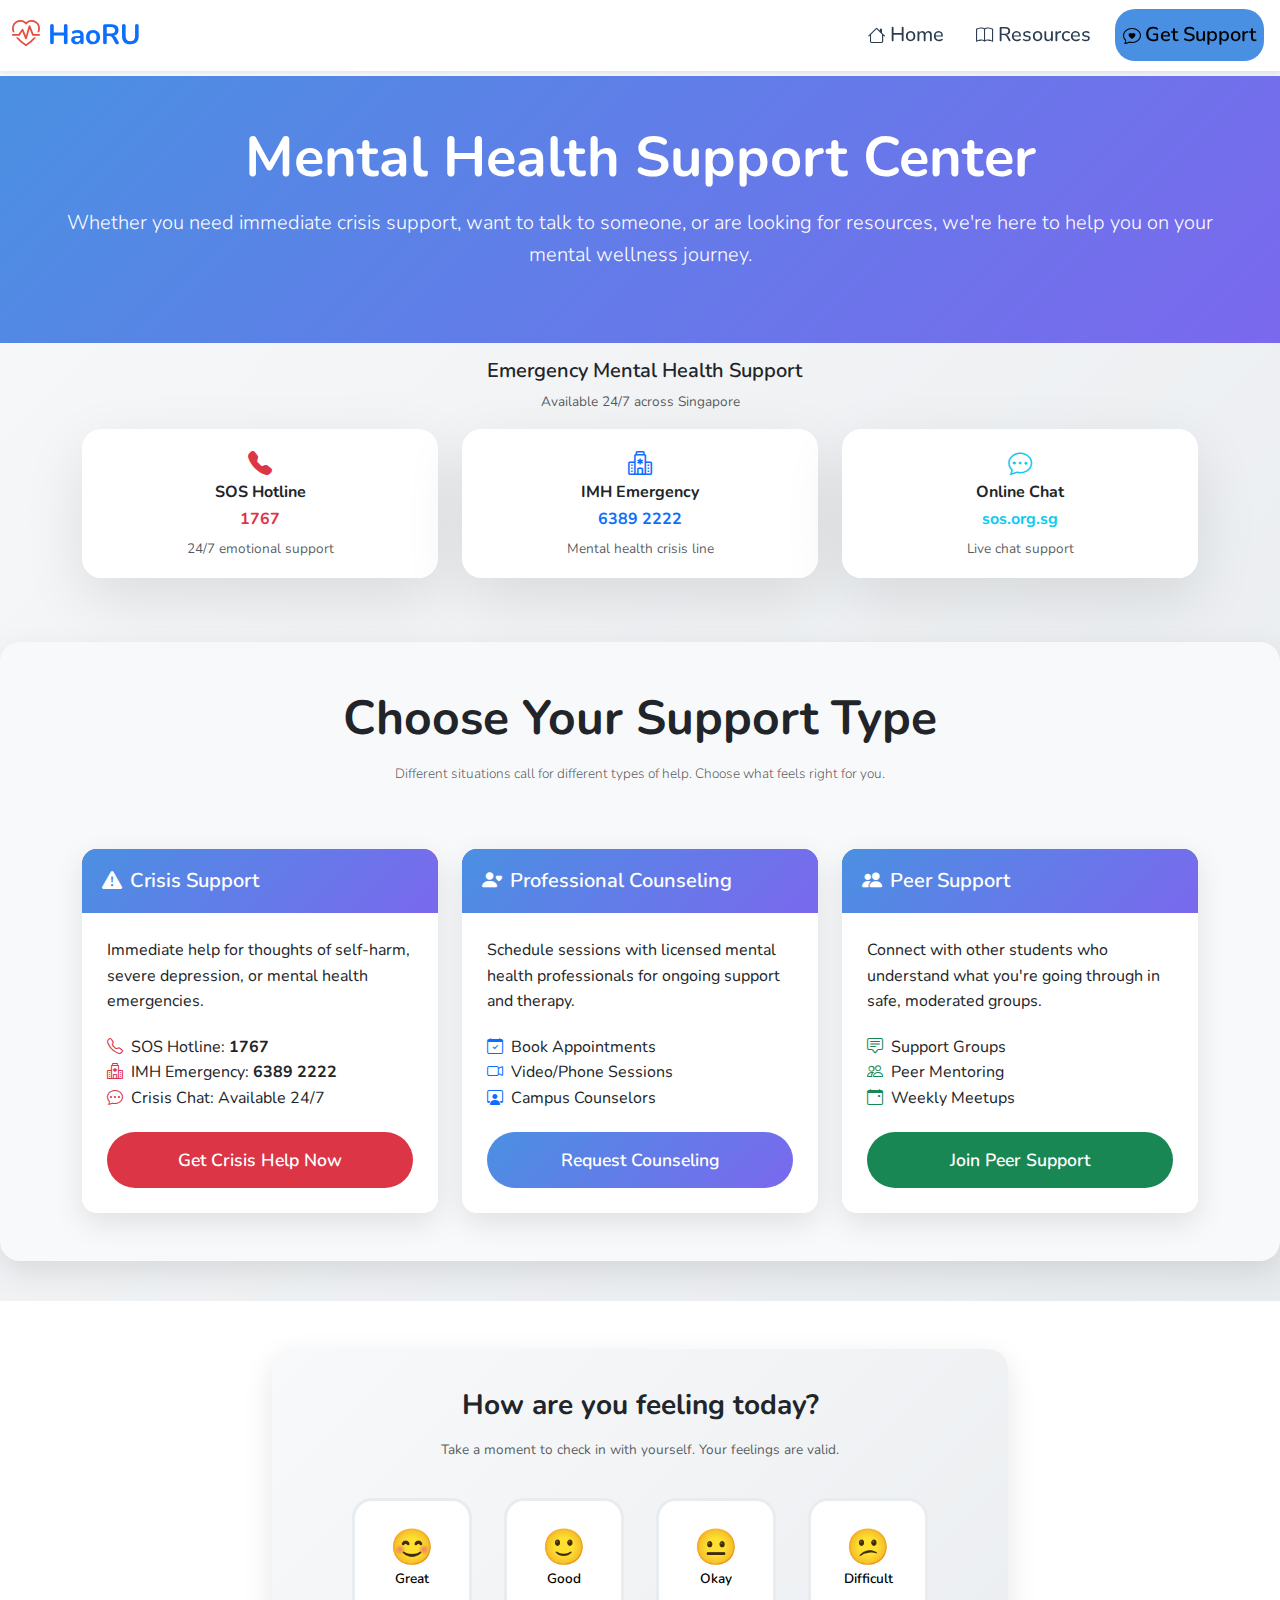
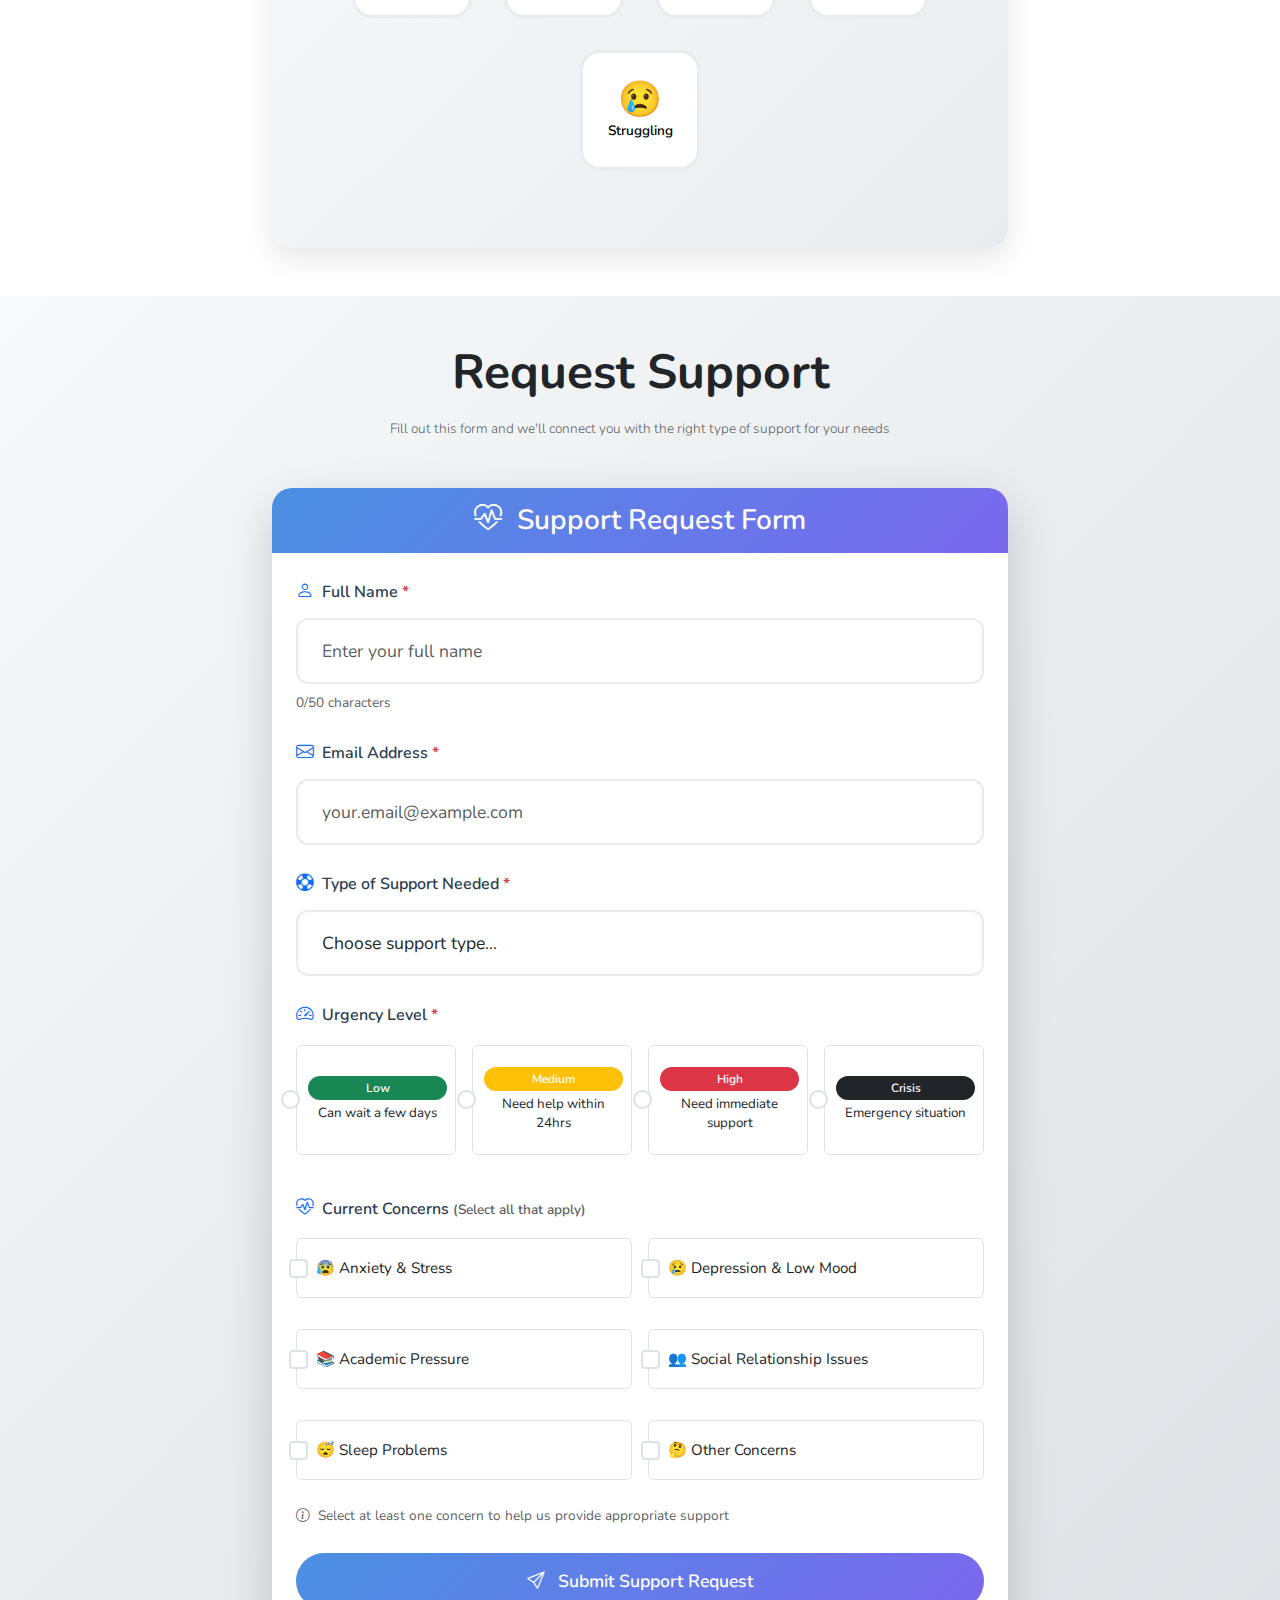
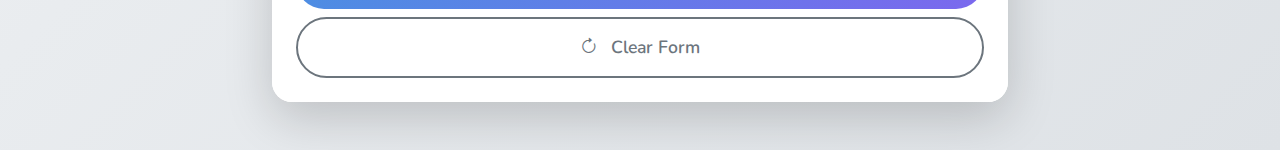
<file: support.html>
<!DOCTYPE html>
<html lang="en">
<head>
    <meta charset="UTF-8">
    <meta name="viewport" content="width=device-width, initial-scale=1.0">
    <title>Get Support - HaoRU Mental Wellness</title>
    <link href="https://fonts.googleapis.com/css2?family=Nunito:wght@300;400;500;600;700&display=swap" rel="stylesheet">
    <link href="https://cdn.jsdelivr.net/npm/bootstrap@5.3.7/dist/css/bootstrap.min.css" rel="stylesheet">
    <link href="https://cdn.jsdelivr.net/npm/bootstrap-icons@1.10.0/font/bootstrap-icons.css" rel="stylesheet">
    <link href="/css/styles.css" rel="stylesheet">
    <link href="/css/support.css" rel="stylesheet">
</head>

<body>
    <!-- FIXED NAVBAR (Same as other pages) -->
    <nav class="navbar navbar-expand-lg navbar-light bg-white fixed-top shadow-sm">
        <div class="container-fluid">
            <!-- Brand/Logo -->
            <a class="navbar-brand fw-bold text-primary fs-3" href="/html/index.html">
                <i class="bi bi-heart-pulse me-2"></i>HaoRU
            </a>
            <!-- Mobile toggle button -->
            <button class="navbar-toggler" type="button" data-bs-toggle="collapse" data-bs-target="#navbarNav" aria-controls="navbarNav" aria-expanded="false" aria-label="Toggle navigation">
                <span class="navbar-toggler-icon"></span>
            </button>
            <!-- Navigation links -->
            <div class="collapse navbar-collapse" id="navbarNav">
                <ul class="navbar-nav ms-auto">
                    <li class="nav-item">
                        <a class="nav-link fs-5" href="/html/index.html">
                            <i class="bi bi-house me-1"></i>Home
                        </a>
                    </li>
                    <li class="nav-item">
                        <a class="nav-link fs-5" href="/html/resources.html">
                            <i class="bi bi-book me-1"></i>Resources
                        </a>
                    </li>
                    <li class="nav-item">
                        <a class="nav-link active fs-5" href="/html/support.html">
                            <i class="bi bi-chat-heart me-1"></i>Get Support
                        </a>
                    </li>
                </ul>
            </div>
        </div>
    </nav>

    <main class="main-content">
    <section class="support-hero py-5">
            <div class="container-fluid">
                <div class="row justify-content-center text-center">
                    <div class="col-lg-8">
                        <h1 class="display-4 fw-bold mb-3">Mental Health Support Center</h1>
                        <p class="lead mb-4">Whether you need immediate crisis support, want to talk to someone, or are looking for resources, we're here to help you on your mental wellness journey.</p>
                        </div>
                    </div>
                </div>
        </section>
<section class="emergency-contacts py-3">
    <div class="container">
        <div class="row mb-3">
            <div class="col-12 text-center">
                <h5 class="mb-2"><i class="bi bi-shield-heart me-2 text-danger"></i>Emergency Mental Health Support</h5>
                <p class="small text-muted mb-0">Available 24/7 across Singapore</p>
            </div>
        </div>
        <div class="row" id="emergency-contacts-container">
            <!-- JavaScript will generate contact cards here -->
        </div>
    </div>
</section>
        <!-- MAIN HEADER SECTION -->


        <!-- QUICK SUPPORT OPTIONS - Multi-column Layout -->
        <section class="quick-support py-5 bg-light">
            <div class="container">
                <div class="row mb-5">
                    <div class="col-12 text-center">
                        <h2 class="display-5 fw-bold mb-3">Choose Your Support Type</h2>
                        <p class="lead text-muted">Different situations call for different types of help. Choose what feels right for you.</p>
                    </div>
                </div>

                <div class="row g-4">
                    <!-- Immediate Crisis Support -->
                    <div class="col-12 col-md-6 col-lg-4">
                        <div class="support-card h-100 border-danger">
                            <div class="card-header bg-danger text-white">
                                <h5 class="mb-0"><i class="bi bi-exclamation-triangle-fill me-2"></i>Crisis Support</h5>
                            </div>
                            <div class="card-body">
                                <p class="card-text">Immediate help for thoughts of self-harm, severe depression, or mental health emergencies.</p>
                                <ul class="list-unstyled">
                                    <li><i class="bi bi-telephone text-danger me-2"></i>SOS Hotline: <strong>1767</strong></li>
                                    <li><i class="bi bi-hospital text-danger me-2"></i>IMH Emergency: <strong>6389 2222</strong></li>
                                    <li><i class="bi bi-chat-dots text-danger me-2"></i>Crisis Chat: Available 24/7</li>
                                </ul>
                                <button type="button" class="btn btn-danger w-100" data-bs-toggle="modal" data-bs-target="#crisisModal">Get Crisis Help Now</button>
                            </div>
                        </div>
                    </div>

                    <!-- Professional Counseling -->
                    <div class="col-12 col-md-6 col-lg-4">
                        <div class="support-card h-100 border-primary">
                            <div class="card-header bg-primary text-white">
                                <h5 class="mb-0"><i class="bi bi-person-heart me-2"></i>Professional Counseling</h5>
                            </div>
                            <div class="card-body">
                                <p class="card-text">Schedule sessions with licensed mental health professionals for ongoing support and therapy.</p>
                                <ul class="list-unstyled">
                                    <li><i class="bi bi-calendar-check text-primary me-2"></i>Book Appointments</li>
                                    <li><i class="bi bi-camera-video text-primary me-2"></i>Video/Phone Sessions</li>
                                    <li><i class="bi bi-person-workspace text-primary me-2"></i>Campus Counselors</li>
                                </ul>
                                <a href="#supportFormSection" class="btn btn-primary w-100">Request Counseling</a>
                            </div>
                        </div>
                    </div>

                    <!-- Peer Support -->
                    <div class="col-lg-4 col-md-6">
                        <div class="support-card h-100 border-success">
                            <div class="card-header bg-success text-white">
                                <h5 class="mb-0"><i class="bi bi-people-fill me-2"></i>Peer Support</h5>
                            </div>
                            <div class="card-body">
                                <p class="card-text">Connect with other students who understand what you're going through in safe, moderated groups.</p>
                                <ul class="list-unstyled">
                                    <li><i class="bi bi-chat-square-text text-success me-2"></i>Support Groups</li>
                                    <li><i class="bi bi-people text-success me-2"></i>Peer Mentoring</li>
                                    <li><i class="bi bi-calendar-event text-success me-2"></i>Weekly Meetups</li>
                                </ul>
                                <a href="#supportFormSection" class="btn btn-success w-100">Join Peer Support</a>
                            </div>
                        </div>
                    </div>
                </div>
            </div>
        </section>

        <!-- INTERACTIVE MOOD CHECK-IN -->
        <section class="mood-checkin py-5">
            <div class="container">
                <div class="row justify-content-center">
                    <div class="col-lg-8">
                        <div class="mood-card">
                            <div class="text-center mb-4">
                                <h3 class="fw-bold mb-3">How are you feeling today?</h3>
                                <p class="text-muted">Take a moment to check in with yourself. Your feelings are valid.</p>
                            </div>

                            <div class="mood-selector">
                                <div class="row g-3 justify-content-center">
                                    <div class="col-auto">
                                        <button type="button" class="mood-btn" data-mood="great" data-color="success">
                                            <span class="mood-emoji">😊</span>
                                            <span class="mood-label">Great</span>
                                        </button>
                                    </div>
                                    <div class="col-auto">
                                        <button type="button" class="mood-btn" data-mood="good" data-color="primary">
                                            <span class="mood-emoji">🙂</span>
                                            <span class="mood-label">Good</span>
                                        </button>
                                    </div>
                                    <div class="col-auto">
                                        <button type="button" class="mood-btn" data-mood="okay" data-color="warning">
                                            <span class="mood-emoji">😐</span>
                                            <span class="mood-label">Okay</span>
                                        </button>
                                    </div>
                                    <div class="col-auto">
                                        <button type="button" class="mood-btn" data-mood="difficult" data-color="info">
                                            <span class="mood-emoji">😕</span>
                                            <span class="mood-label">Difficult</span>
                                        </button>
                                    </div>
                                    <div class="col-auto">
                                        <button type="button" class="mood-btn" data-mood="struggling" data-color="danger">
                                            <span class="mood-emoji">😢</span>
                                            <span class="mood-label">Struggling</span>
                                        </button>
                                    </div>
                                </div>
                            </div>

                            <div class="mood-response mt-4" id="moodResponse" style="display: none;">
                                <div class="alert" id="moodAlert">
                                    <div id="moodTitle" class="fw-bold mb-2"></div>
                                    <p id="moodMessage"></p>
                                    <div id="moodActions"></div>
                                </div>
                            </div>
                        </div>
                    </div>
                </div>
            </div>
        </section>

        <!-- SUPPORT REQUEST FORM -->
        <section class="support-form-section py-5 bg-light" id="supportForm">
            <div class="container">
                <div class="row justify-content-center">
                    <div class="col-lg-8">
                        <!-- Form Header -->
                        <div class="text-center mb-5">
                            <h2 class="display-5 fw-bold mb-3">Request Support</h2>
                            <p class="lead text-muted">Fill out this form and we'll connect you with the right type of support for your needs</p>
                        </div>

                        <!-- Support Form Card -->
                        <div class="card shadow-lg border-0">
                            <div class="card-header bg-primary text-white text-center py-3">
                                <h3 class="mb-0">
                                    <i class="bi bi-heart-pulse me-2"></i>
                                    Support Request Form
                                </h3>
                            </div>

                            <div class="card-body p-4">
                                <form id="supportForm1" action="https://script.google.com/macros/s/AKfycbzHogPcFX2naRmsWrA3FE46Gi-x9oR0zseN2bt-u8uggGumCyY1Vf-6M6g-70SGMa19/exec" method="POST" novalidate>

                                    <div class="mb-4">
                                        <label for="fullName" class="form-label fw-semibold">
                                            <i class="bi bi-person me-1 text-primary"></i>
                                            Full Name <span class="text-danger">*</span>
                                        </label>
                                        <input type="text" class="form-control form-control-lg" id="fullName" name="fullName" placeholder="Enter your full name" required minlength="2" maxlength="50">
                                        <div class="d-flex justify-content-between mt-2">
                                            <div class="invalid-feedback" id="nameError"></div>
                                            <small class="text-muted"><span id="nameCount">0</span>/50 characters</small>
                                        </div>
                                    </div>

                                    <div class="mb-4">
                                        <label for="email" class="form-label fw-semibold">
                                            <i class="bi bi-envelope me-1 text-primary"></i>
                                            Email Address <span class="text-danger">*</span>
                                        </label>
                                        <input type="email" class="form-control form-control-lg" id="email" name="email" placeholder="your.email@example.com" required>
                                        <div class="mt-2">
                                            <div class="invalid-feedback" id="emailError"></div>
                                            <div class="valid-feedback" id="emailSuccess">
                                                <i class="bi bi-check-circle me-1"></i>Valid email format
                                            </div>
                                        </div>
                                    </div>

                                    <div class="mb-4">
                                        <label for="supportType" class="form-label fw-semibold">
                                            <i class="bi bi-life-preserver me-1 text-primary"></i>
                                            Type of Support Needed <span class="text-danger">*</span>
                                        </label>
                                        <select class="form-select form-select-lg" id="supportType" name="supportType" required>
                                            <option value="">Choose support type...</option>
                                            <option value="crisis">🚨 Crisis Support (Immediate Help)</option>
                                            <option value="counseling">💬 Professional Counseling</option>
                                            <option value="peer">👥 Peer Support Group</option>
                                            <option value="information">📚 Information &amp; Resources</option>
                                            <option value="academic">📖 Academic Stress Support</option>
                                            <option value="other">🔧 Other</option>
                                        </select>
                                        <div class="mt-2">
                                            <div class="invalid-feedback" id="supportTypeError"></div>
                                        </div>
                                    </div>

                                    <div class="mb-4">
                                        <div class="form-label fw-semibold mb-3">
                                            <i class="bi bi-speedometer2 me-1 text-primary"></i>
                                            Urgency Level <span class="text-danger">*</span>
                                        </div>

                                        <div class="row g-3">
                                            <div class="col-6 col-md-3">
                                                <div class="form-check p-2 border rounded text-center">
                                                    <input class="form-check-input" type="radio" name="urgency" id="urgencyLow" value="low" required>
                                                    <label class="form-check-label w-100 d-block" for="urgencyLow">
                                                        <span class="badge bg-success d-block mb-1">Low</span>
                                                        <small class="d-block">Can wait a few days</small>
                                                    </label>
                                                </div>
                                            </div>
                                            <div class="col-6 col-md-3">
                                                <div class="form-check p-2 border rounded text-center">
                                                    <input class="form-check-input" type="radio" name="urgency" id="urgencyMedium" value="medium" required>
                                                    <label class="form-check-label w-100 d-block" for="urgencyMedium">
                                                        <span class="badge bg-warning d-block mb-1">Medium</span>
                                                        <small class="d-block">Need help within 24hrs</small>
                                                    </label>
                                                </div>
                                            </div>
                                            <div class="col-6 col-md-3">
                                                <div class="form-check p-2 border rounded text-center">
                                                    <input class="form-check-input" type="radio" name="urgency" id="urgencyHigh" value="high" required>
                                                    <label class="form-check-label w-100 d-block" for="urgencyHigh">
                                                        <span class="badge bg-danger d-block mb-1">High</span>
                                                        <small class="d-block">Need immediate support</small>
                                                    </label>
                                                </div>
                                            </div>
                                            <div class="col-6 col-md-3">
                                                <div class="form-check p-2 border rounded text-center">
                                                    <input class="form-check-input" type="radio" name="urgency" id="urgencyCrisis" value="crisis" required>
                                                    <label class="form-check-label w-100 d-block" for="urgencyCrisis">
                                                        <span class="badge bg-dark d-block mb-1">Crisis</span>
                                                        <small class="d-block">Emergency situation</small>
                                                    </label>
                                                </div>
                                            </div>
                                        </div>

                                        <div class="mt-2">
                                            <div class="invalid-feedback" id="urgencyError"></div>
                                        </div>
                                    </div>

                                    <div class="mb-4">
                                        <div class="form-label fw-semibold mb-3">
                                            <i class="bi bi-heart-pulse me-1 text-primary"></i>
                                            Current Concerns <span class="text-muted">(Select all that apply)</span>
                                        </div>

                                        <div class="row g-3">
                                            <div class="col-12 col-lg-6">
                                                <div class="form-check p-3 border rounded">
                                                    <input class="form-check-input" type="checkbox" id="anxietyStress" name="anxiety" value="anxiety">
                                                    <label class="form-check-label" for="anxietyStress">😰 Anxiety &amp; Stress</label>
                                                </div>
                                            </div>
                                            <div class="col-12 col-lg-6">
                                                <div class="form-check p-3 border rounded">
                                                    <input class="form-check-input" type="checkbox" id="depression" name="depression" value="depression">
                                                    <label class="form-check-label" for="depression">😢 Depression &amp; Low Mood</label>
                                                </div>
                                            </div>
                                            <div class="col-12 col-lg-6">
                                                <div class="form-check p-3 border rounded">
                                                    <input class="form-check-input" type="checkbox" id="academicPressure" name="academic" value="academic">
                                                    <label class="form-check-label" for="academicPressure">📚 Academic Pressure</label>
                                                </div>
                                            </div>
                                            <div class="col-12 col-lg-6">
                                                <div class="form-check p-3 border rounded">
                                                    <input class="form-check-input" type="checkbox" id="socialIssues" name="social" value="social">
                                                    <label class="form-check-label" for="socialIssues">👥 Social Relationship Issues</label>
                                                </div>
                                            </div>
                                            <div class="col-12 col-lg-6">
                                                <div class="form-check p-3 border rounded">
                                                    <input class="form-check-input" type="checkbox" id="sleepIssues" name="sleep" value="sleep">
                                                    <label class="form-check-label" for="sleepIssues">😴 Sleep Problems</label>
                                                </div>
                                            </div>
                                            <div class="col-12 col-lg-6">
                                                <div class="form-check p-3 border rounded">
                                                    <input class="form-check-input" type="checkbox" id="otherConcerns" name="other" value="other">
                                                    <label class="form-check-label" for="otherConcerns">🤔 Other Concerns</label>
                                                </div>
                                            </div>
                                        </div>

                                        <div class="mt-2">
                                            <small class="text-muted">
                                                <i class="bi bi-info-circle me-1"></i>
                                                Select at least one concern to help us provide appropriate support
                                            </small>
                                            <div class="invalid-feedback" id="concernsError"></div>
                                        </div>
                                    </div>

                                    <!-- SUBMIT BUTTON -->
                                    <div class="d-grid gap-2 mt-4">
                                        <button type="submit" class="btn btn-primary btn-lg">
                                            <i class="bi bi-send me-2"></i>
                                            Submit Support Request
                                        </button>
                                        <button type="reset" class="btn btn-outline-secondary">
                                            <i class="bi bi-arrow-clockwise me-2"></i>
                                            Clear Form
                                        </button>
                                    </div>

                                </form>
                            </div>
                        </div>
                    </div>
                </div>
            </div>
        </section>

        <!-- SUCCESS STORIES - Testimonials -->

    </main>

    <!-- CRISIS MODAL -->
    <div class="modal fade" id="crisisModal" tabindex="-1" aria-labelledby="crisisModalLabel">
        <div class="modal-dialog modal-dialog-centered">
            <div class="modal-content border-danger">
                <div class="modal-header bg-danger text-white">
                    <h5 class="modal-title" id="crisisModalLabel">
                        <i class="bi bi-exclamation-triangle-fill me-2"></i>Crisis Support Contacts
                    </h5>
                    <button type="button" class="btn-close btn-close-white" data-bs-dismiss="modal" aria-label="Close"></button>
                </div>
                <div class="modal-body">
                    <div class="crisis-contacts">
                        <div class="contact-item mb-3 p-3 border rounded">
                            <h6 class="text-danger">
                                <i class="bi bi-telephone-fill me-2"></i>SOS Hotline
                            </h6>
                            <p class="h4 mb-1"><a href="tel:1767" class="text-decoration-none">1767</a></p>
                            <small class="text-muted">24/7 emotional support for people in crisis</small>
                        </div>

                        <div class="contact-item mb-3 p-3 border rounded">
                            <h6 class="text-danger">
                                <i class="bi bi-hospital me-2"></i>IMH Emergency Helpline
                            </h6>
                            <p class="h4 mb-1"><a href="tel:63892222" class="text-decoration-none">6389&#8209;2222</a></p>
                            <small class="text-muted">Institute of Mental Health emergency line</small>
                        </div>

                        <div class="contact-item mb-3 p-3 border rounded">
                            <h6 class="text-danger">
                                <i class="bi bi-chat-dots-fill me-2"></i>Online Crisis Chat
                            </h6>
                            <p class="mb-1"><a href="https://www.sos.org.sg" target="_blank" class="text-decoration-none">sos.org.sg</a></p>
                            <small class="text-muted">Live chat support available 24/7</small>
                        </div>
                    </div>

                    <div class="alert alert-warning mt-3">
                        <small><strong>Emergency:</strong> If you're in immediate physical danger, call <strong>999</strong> or go to your nearest emergency room.</small>
                    </div>
                </div>
            </div>
        </div>
    </div>

    <script src="https://cdn.jsdelivr.net/npm/bootstrap@5.3.7/dist/js/bootstrap.bundle.min.js"></script>
    <script src="/js/script.js"></script>
    <script src="/js/support.js"></script>
</body>
</html>
</file>
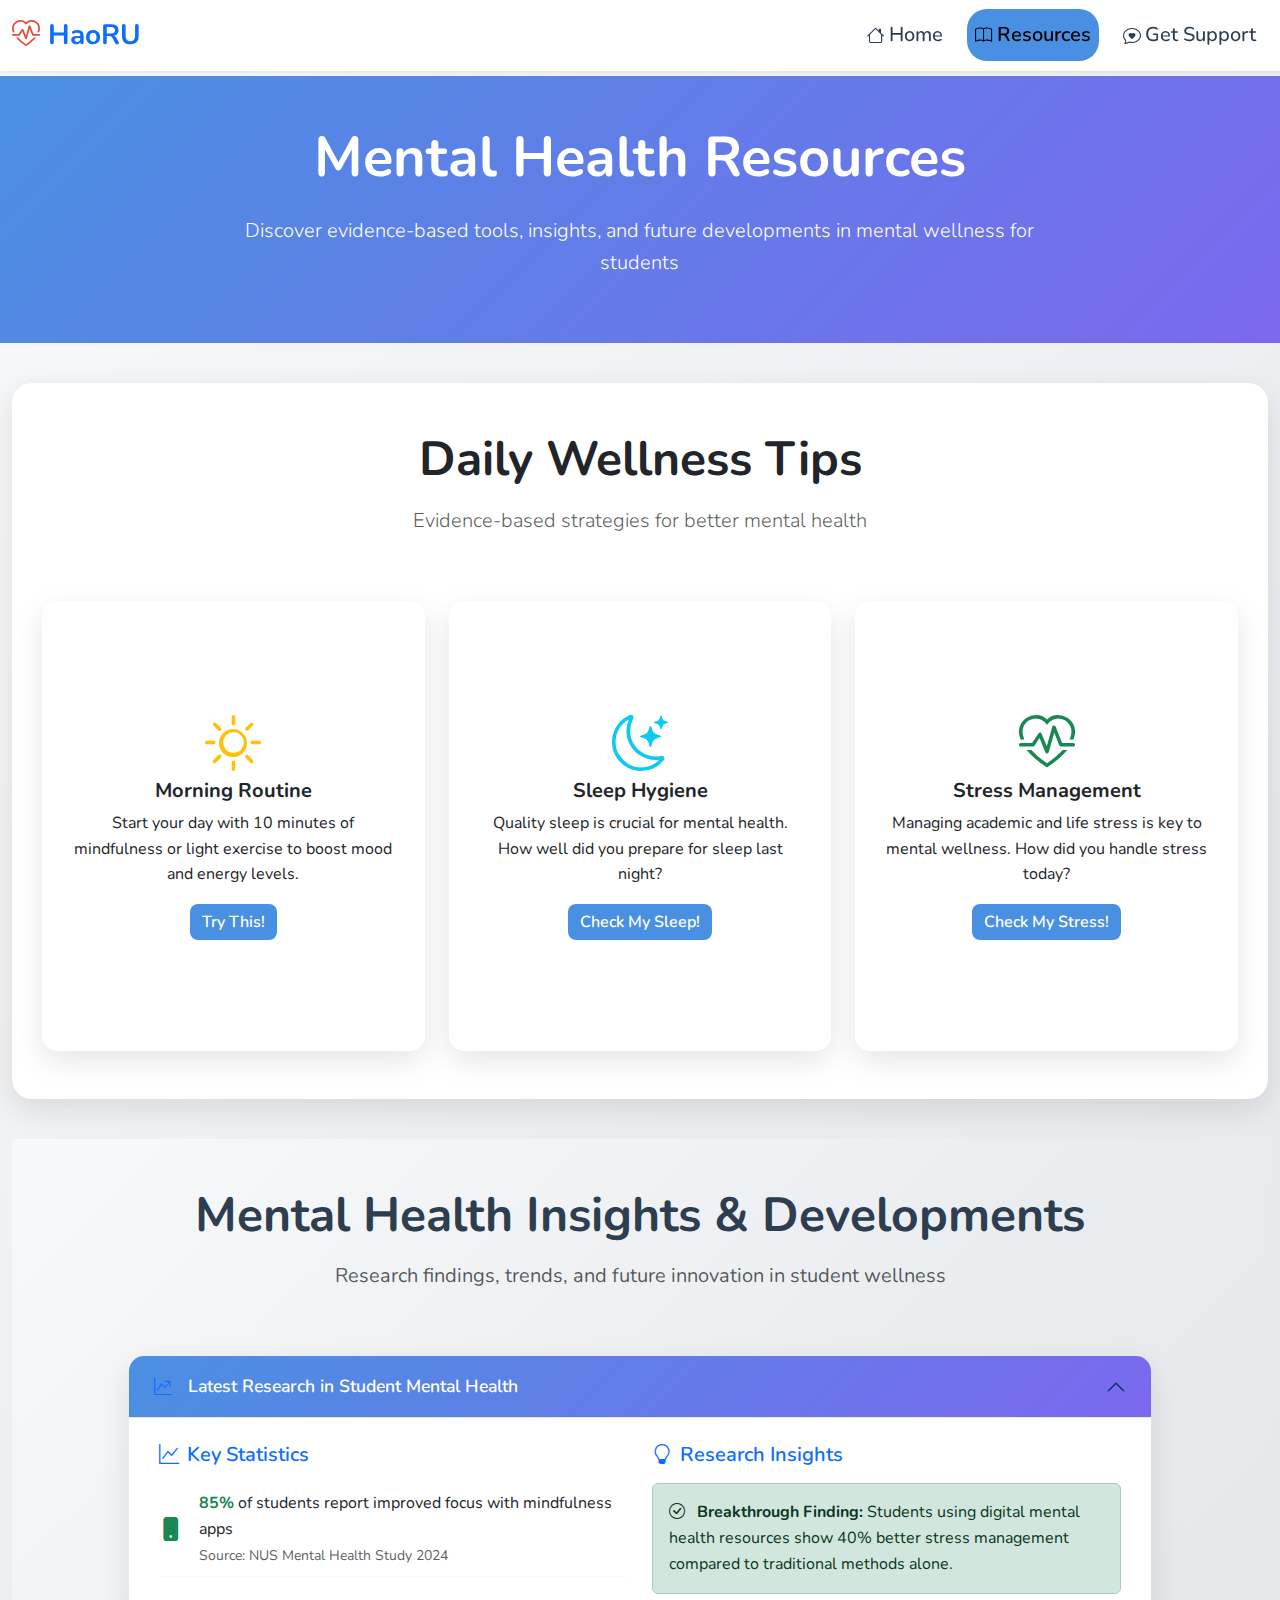
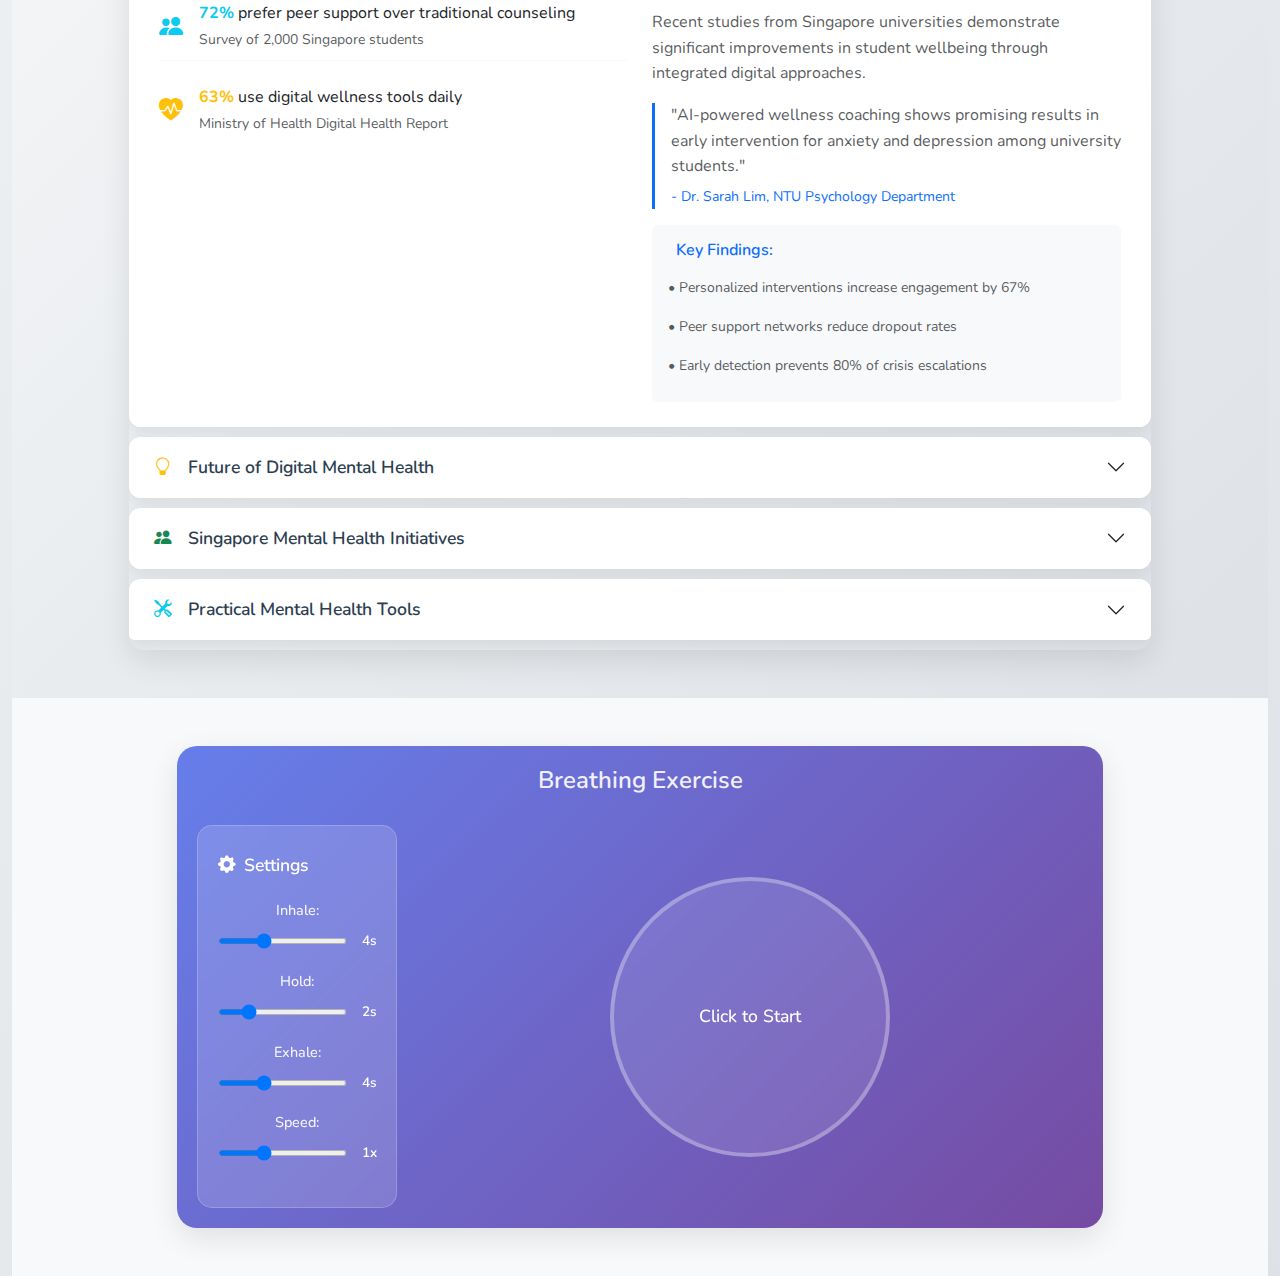
<file: html/resources.html>
<!DOCTYPE html>
<html lang="en">
<head>
    <meta charset="UTF-8">
    <meta name="viewport" content="width=device-width, initial-scale=1.0">
    <title>Resources - HaoRU Mental Wellness</title>
    <link href="https://fonts.googleapis.com/css2?family=Nunito:wght@300;400;500;600;700&display=swap" rel="stylesheet">
    <link href="https://cdn.jsdelivr.net/npm/bootstrap@5.3.7/dist/css/bootstrap.min.css" rel="stylesheet">
    <link href="https://cdn.jsdelivr.net/npm/bootstrap-icons@1.10.0/font/bootstrap-icons.css" rel="stylesheet">
    <link href="/css/styles.css" rel="stylesheet">
    <link href="/css/resources.css" rel="stylesheet">
</head>
<body>
    <!-- FIXED NAVBAR -->
    <nav class="navbar navbar-expand-lg navbar-light bg-white fixed-top shadow-sm">
        <div class="container-fluid">
            <!-- Brand/Logo -->
            <a class="navbar-brand fw-bold text-primary fs-3" href="/html/index.html">
                <i class="bi bi-heart-pulse me-2"></i>HaoRU
            </a>
            <!-- Mobile toggle button -->
            <button class="navbar-toggler" type="button" data-bs-toggle="collapse" data-bs-target="#navbarNav" aria-controls="navbarNav" aria-expanded="false" aria-label="Toggle navigation">
                <span class="navbar-toggler-icon"></span>
            </button>
            <!-- Navigation links -->
            <div class="collapse navbar-collapse" id="navbarNav">
                <ul class="navbar-nav ms-auto">
                    <li class="nav-item">
                        <a class="nav-link fs-5" href="/html/index.html">
                            <i class="bi bi-house me-1"></i>Home
                        </a>
                    </li>
                    <li class="nav-item">
                        <a class="nav-link active fs-5" href="/html/resources.html">
                            <i class="bi bi-book me-1"></i>Resources
                        </a>
                    </li>
                    <li class="nav-item">
                        <a class="nav-link fs-5" href="/html/support.html">
                            <i class="bi bi-chat-heart me-1"></i>Get Support
                        </a>
                    </li>
                </ul>
            </div>
        </div>
    </nav>

<main class="main-content">
    <div class="container-fluid">
        <section class="resources-hero py-5">
            <div class="row">
                <div class="col-lg-8 mx-auto text-center">
                    <h1 class="display-4 fw-bold mb-4">Mental Health Resources</h1>
                    <p class="lead mb-3">Discover evidence-based tools, insights, and future developments in mental wellness for students</p>
                </div>
            </div>
        </section>
        <section class="tips-section py-5">
            <div class="row mb-5">
                <div class="col-12 text-center">
                    <h2 class="display-5 fw-bold mb-3">Daily Wellness Tips</h2>
                    <p class="lead text-muted">Evidence-based strategies for better mental health</p>
                </div>
            </div>
            <!--Multi-column layout -->
            <div class="row g-4 justify-content-center">
                <!-- Column 1 - Morning Routine -->
        <!-- Morning Routine Card with Animated Bar -->
            <div class="col-12 col-md-6 col-lg-4 d-flex justify-content-center">
                <div class="flip-card" data-card="morning">
                    <div class="flip-card-inner">
                        <!-- Front of card  -->
                        <div class="flip-card-front">
                            <div class="tip-icon">
                                <i class="bi bi-sun display-4 text-warning"></i>
                            </div>
                            <h5 class="fw-bold">Morning Routine</h5>
                            <p>Start your day with 10 minutes of mindfulness or light exercise to boost mood and energy levels.</p>
                            <button type="button" class="btn btn-primary flip-btn">Try This!</button>
                        </div>
                        <!-- Back of card -->
                        <!-- Back of card -->
                        <div class="flip-card-back">
                            <h5 class="fw-bold mb-3">How did you start your morning?</h5>
                            <div class="choice-buttons">
                                <button type="button" class="choice-btn" data-progress="45" data-text="I just got up and checked my phone">Just woke up &amp; checked phone</button>
                                <button type="button" class="choice-btn" data-progress="70" data-text="I did 5 minutes of deep breathing">5-minute breathing exercise</button>
                                <button type="button" class="choice-btn" data-progress="85" data-text="I meditated and did gentle stretches">10-minute meditation + stretches</button>
                                <button type="button" class="choice-btn" data-progress="100" data-text="I had a full mindful morning routine">Full routine: meditation, journaling, exercise</button>
                            </div>
                            <div class="progress-section mt-4">
                                <div class="progress thin-progress">
                                    <div class="progress-bar" data-progress-bar="morning"></div>
                                </div>
                                <small class="progress-text" data-progress-text="morning">Choose your morning approach!</small>
                            </div>
                            <button type="button" class="btn btn-outline-primary back-btn mt-3">
                                 <i class="bi bi-arrow-left"></i>
                                <span class="visually-hidden">Back</span>
                            </button>
                        </div>
                    </div>
                </div>
            </div>
        <!-- Sleep Hygiene Card -->
            <div class="col-12 col-md-6 col-lg-4 d-flex justify-content-center">
                <div class="flip-card" data-card="sleep">
                    <div class="flip-card-inner">
                        <!-- Front of card -->
                        <div class="flip-card-front">
                            <div class="tip-icon">
                                <i class="bi bi-moon-stars display-4 text-info"></i>
                            </div>
                            <h5 class="fw-bold">Sleep Hygiene</h5>
                            <p>Quality sleep is crucial for mental health. How well did you prepare for sleep last night?</p>
                            <button type="button" class="btn btn-primary flip-btn">Check My Sleep!</button>
                        </div>
                        <!-- Back of card -->
                        <div class="flip-card-back">
                            <h5 class="fw-bold mb-3">How did you prepare for sleep?</h5>
                            <div class="choice-buttons">
                                <button type="button" class="choice-btn" data-progress="30" data-text="I scrolled on my phone until I fell asleep">Stayed on phone till sleepy</button>
                                <button type="button" class="choice-btn" data-progress="60" data-text="I put devices away 30 minutes before bed">No screens 30min before bed</button>
                                <button type="button" class="choice-btn" data-progress="80" data-text="I had a calming bedtime routine">Relaxing routine + early screen cutoff</button>
                                <button type="button" class="choice-btn" data-progress="100" data-text="Perfect sleep hygiene with 8+ hours">8+ hours + perfect sleep environment</button>
                            </div>
                            <div class="progress-section mt-4">
                                <div class="progress thin-progress">
                                    <div class="progress-bar" data-progress-bar="sleep"></div>
                                </div>
                                <small class="progress-text" data-progress-text="sleep">Rate your sleep preparation!</small>
                            </div>
                            <button type="button" class="btn btn-outline-primary back-btn mt-3">
                                <i class="bi bi-arrow-left"></i>
                                <span class="visually-hidden">Back</span>
                            </button>
                        </div>
                    </div>
                </div>
            </div>

        <!-- Stress Management Card -->
<!-- Stress Management Card - FIXED STRUCTURE -->
<div class="col-12 col-md-6 col-lg-4 d-flex justify-content-center">
    <div class="flip-card" data-card="stress">
        <div class="flip-card-inner">
            <!-- Front of card -->
            <div class="flip-card-front">
                <div class="tip-icon">
                    <i class="bi bi-heart-pulse display-4 text-success"></i>
                </div>
                <h5 class="fw-bold">Stress Management</h5>
                <p>Managing academic and life stress is key to mental wellness. How did you handle stress today?</p>
                <button type="button" class="btn btn-primary flip-btn">Check My Stress!</button>
            </div>

            <!-- Back of card - MOVED INSIDE flip-card-inner -->
            <div class="flip-card-back">
                <h5 class="fw-bold mb-3">How did you manage stress today?</h5>
                <div class="choice-buttons">
                    <button type="button" class="choice-btn" data-progress="25" data-text="I felt overwhelmed and didn't cope well">Felt overwhelmed, no coping strategies</button>
                    <button type="button" class="choice-btn" data-progress="55" data-text="I took a few deep breaths when stressed">Quick breathing exercises when needed</button>
                    <button type="button" class="choice-btn" data-progress="75" data-text="I used mindfulness and took breaks">Mindful breaks + stress awareness</button>
                    <button type="button" class="choice-btn" data-progress="100" data-text="I proactively managed stress with multiple techniques">Multiple techniques: exercise, meditation, journaling</button>
                </div>
                <div class="progress-section mt-4">
                    <div class="progress thin-progress">
                        <div class="progress-bar" data-progress-bar="stress"></div>
                    </div>
                    <small class="progress-text" data-progress-text="stress">Evaluate your stress management!</small>
                </div>
                <button type="button" class="btn btn-outline-primary back-btn mt-3">
                     <i class="bi bi-arrow-left"></i>
                    <span class="visually-hidden">Back</span>
                </button>
            </div>
        </div>
    </div>
</div>
</div>

</section>
<section class="informational-section py-5">
    <div class="container-fluid">
        <div class="row">
            <div class="col-12 text-center mb-5">
                <h2 class="display-5 fw-bold mb-3">Mental Health Insights &amp; Developments</h2>
                <p class="lead text-muted">Research findings, trends, and future innovation in student wellness</p>
            </div>
        </div>
        <div class="row justify-content-center">
            <div class="col-lg-10">
                <div class="accordion" id="mentalHealthAccordion">

                    <!-- FIRST ACCORDION -  -->
                    <div class="accordion-item">
                        <h2 class="accordion-header" id="headingResearch">
                            <button class="accordion-button" type="button" data-bs-toggle="collapse" 
                                    data-bs-target="#collapseResearch" aria-expanded="true" 
                                    aria-controls="collapseResearch">
                                <i class="bi bi-graph-up-arrow me-3 text-primary"></i>
                                Latest Research in Student Mental Health
                            </button>
                        </h2>
                        <div id="collapseResearch" class="accordion-collapse collapse show"
                             aria-labelledby="headingResearch" data-bs-parent="#mentalHealthAccordion">
                            <div class="accordion-body">
                                <div class="row">
                                    <div class="col-md-6">
                                        <h5 class="text-primary mb-3"><i class="bi bi-graph-up me-2"></i>Key Statistics</h5>
                                        <ul class="list-unstyled">
                                            <li class="mb-3">
                                                <div class="d-flex align-items-center">
                                                    <i class="bi bi-phone-fill text-success me-3 fs-4"></i>
                                                    <div>
                                                        <strong class="text-success">85%</strong> of students report improved focus with mindfulness apps
                                                        <br><small class="text-muted">Source: NUS Mental Health Study 2024</small>
                                                    </div>
                                                </div>
                                            </li>
                                            <li class="mb-3">
                                                <div class="d-flex align-items-center">
                                                    <i class="bi bi-people-fill text-info me-3 fs-4"></i>
                                                    <div>
                                                        <strong class="text-info">72%</strong> prefer peer support over traditional counseling
                                                        <br><small class="text-muted">Survey of 2,000 Singapore students</small>
                                                    </div>
                                                </div>
                                            </li>
                                            <li class="mb-3">
                                                <div class="d-flex align-items-center">
                                                    <i class="bi bi-heart-pulse-fill text-warning me-3 fs-4"></i>
                                                    <div>
                                                        <strong class="text-warning">63%</strong> use digital wellness tools daily
                                                        <br><small class="text-muted">Ministry of Health Digital Health Report</small>
                                                    </div>
                                                </div>
                                            </li>
                                        </ul>
                                    </div>
                                    <div class="col-md-6">
                                        <h5 class="text-primary mb-3"><i class="bi bi-lightbulb me-2"></i>Research Insights</h5>
                                        <div class="mb-3">
                                            <div class="alert alert-success" role="alert">
                                                <i class="bi bi-check-circle me-2"></i>
                                                <strong>Breakthrough Finding:</strong> Students using digital mental health resources show 40% better stress management compared to traditional methods alone.
                                            </div>
                                        </div>
                                        <p class="text-muted mb-3">Recent studies from Singapore universities demonstrate significant improvements in student wellbeing through integrated digital approaches.</p>

                                        <div class="border-start border-primary border-3 ps-3 mb-3">
                                            <p class="text-muted mb-1">"AI-powered wellness coaching shows promising results in early intervention for anxiety and depression among university students."</p>
                                            <small class="text-primary">- Dr. Sarah Lim, NTU Psychology Department</small>
                                        </div>

                                        <div class="bg-light p-3 rounded">
                                            <h6 class="text-primary mb-2"><i class="bi bi-target me-2"></i>Key Findings:</h6>
                                            <ul class="list-unstyled small text-muted mb-0">
                                                <li>• Personalized interventions increase engagement by 67%</li>
                                                <li>• Peer support networks reduce dropout rates</li>
                                                <li>• Early detection prevents 80% of crisis escalations</li>
                                            </ul>
                                        </div>
                                    </div>
                                </div>
                            </div>
                        </div>
                    </div>

                    <!-- SECOND ACCORDION  -->
                    <div class="accordion-item">
                        <h2 class="accordion-header" id="headingFuture">
                            <button class="accordion-button collapsed" type="button" data-bs-toggle="collapse"
                                    data-bs-target="#collapseFuture" aria-expanded="false" 
                                    aria-controls="collapseFuture">
                                <i class="bi bi-lightbulb me-3 text-warning"></i>
                                Future of Digital Mental Health
                            </button>
                        </h2>
                        <div id="collapseFuture" class="accordion-collapse collapse"
                             aria-labelledby="headingFuture" data-bs-parent="#mentalHealthAccordion">
                            <div class="accordion-body">
                                <div class="row">
                                    <div class="col-md-6">
                                        <h5 class="text-warning mb-3">Emerging Technologies</h5>
                                        <ul class="list-unstyled">
                                            <li class="mb-2">
                                                <i class="bi bi-robot text-primary me-2"></i>
                                                <strong>AI Therapy Bots:</strong> 24/7 emotional support and crisis intervention
                                            </li>
                                            <li class="mb-2">
                                                <i class="bi bi-eye text-info me-2"></i>
                                                <strong>VR Meditation:</strong> Immersive environments for anxiety reduction
                                            </li>
                                            <li class="mb-2">
                                                <i class="bi bi-heart-pulse text-success me-2"></i>
                                                <strong>Biometric Tracking:</strong> Real-time stress detection via smartwatches
                                            </li>
                                            <li class="mb-2">
                                                <i class="bi bi-phone text-warning me-2"></i>
                                                <strong>Micro-Interventions:</strong> AI-powered just-in-time support
                                            </li>
                                        </ul>
                                    </div>
                                    <div class="col-md-6">
                                        <h5 class="text-warning mb-3">Singapore's Digital Health Vision</h5>
                                        <p class="text-muted">By 2030, Singapore aims to integrate mental health apps into national healthcare, making digital wellness tools accessible to all students.</p>
                                        <p class="text-muted">Universities are piloting AI-powered early warning systems that detect mental health risks through academic performance patterns and campus behavior analytics.</p>
                                        <div class="alert alert-info mt-3">
                                            <i class="bi bi-info-circle me-2"></i>
                                            <strong>Did you know?</strong> NTU and NUS are collaborating on a campus-wide mental wellness platform launching in 2026.
                                        </div>
                                    </div>
                                </div>
                            </div>
                        </div>
                    </div>

                    <!-- THIRD ACCORDION  -->
                    <div class="accordion-item">
                        <h2 class="accordion-header" id="headingSingapore">
                            <button class="accordion-button collapsed" type="button" data-bs-toggle="collapse"
                                    data-bs-target="#collapseSingapore" aria-expanded="false" 
                                    aria-controls="collapseSingapore">
                                <i class="bi bi-people-fill me-3 text-success"></i>
                                Singapore Mental Health Initiatives
                            </button>
                        </h2>
                        <div id="collapseSingapore" class="accordion-collapse collapse"
                             aria-labelledby="headingSingapore" data-bs-parent="#mentalHealthAccordion">
                            <div class="accordion-body">
                                <div class="row">
                                    <div class="col-md-6">
                                        <h5 class="text-success mb-3"><i class="bi bi-flag me-2"></i>Government Programs</h5>
                                        <ul class="list-unstyled">
                                            <li class="mb-3">
                                                <div class="d-flex align-items-center">
                                                    <i class="bi bi-hospital text-primary me-3 fs-4"></i>
                                                    <div>
                                                        <strong>National Mental Health Blueprint</strong>
                                                        <br><small class="text-muted">Comprehensive strategy for mental health services</small>
                                                    </div>
                                                </div>
                                            </li>
                                            <li class="mb-3">
                                                <div class="d-flex align-items-center">
                                                    <i class="bi bi-book text-info me-3 fs-4"></i>
                                                    <div>
                                                        <strong>Campus Mental Health Programs</strong>
                                                        <br><small class="text-muted">Mandatory in all tertiary institutions</small>
                                                    </div>
                                                </div>
                                            </li>
                                            <li class="mb-3">
                                                <div class="d-flex align-items-center">
                                                    <i class="bi bi-telephone text-success me-3 fs-4"></i>
                                                    <div>
                                                        <strong>24/7 Crisis Helplines</strong>
                                                        <br><small class="text-muted">SOS (1767) and IMH Emergency (6389 2222)</small>
                                                    </div>
                                                </div>
                                            </li>
                                        </ul>
                                    </div>
                                    <div class="col-md-6">
                                        <h5 class="text-success mb-3"><i class="bi bi-people me-2"></i>Community Support</h5>
                                        <div class="alert alert-success" role="alert">
                                            <i class="bi bi-check-circle me-2"></i>
                                            <strong>Recent Achievement:</strong> Singapore achieved 95% awareness rate for mental health services among students aged 16-25.
                                        </div>

                                        <div class="border-start border-success border-3 ps-3 mb-3">
                                            <p class="text-muted mb-1">"Mental health is not a luxury - it's a necessity for our young people to thrive."</p>
                                            <small class="text-success">- Minister for Health, Singapore</small>
                                        </div>

                                        <div class="bg-light p-3 rounded">
                                            <h6 class="text-success mb-2"><i class="bi bi-graph-up me-2"></i>Impact Statistics:</h6>
                                            <ul class="list-unstyled small text-muted mb-0">
                                                <li>• 40% increase in help-seeking behavior since 2020</li>
                                                <li>• 85% of students know where to get mental health support</li>
                                                <li>• 92% satisfaction rate with campus counseling services</li>
                                            </ul>
                                        </div>
                                    </div>
                                </div>
                            </div>
                        </div>
                    </div>

                    <!-- FOURTH ACCORDION-->
                    <div class="accordion-item">
                        <h2 class="accordion-header" id="headingTools">
                            <button class="accordion-button collapsed" type="button" data-bs-toggle="collapse"
                                    data-bs-target="#collapseTools" aria-expanded="false" 
                                    aria-controls="collapseTools">
                                <i class="bi bi-tools me-3 text-info"></i>
                                Practical Mental Health Tools
                            </button>
                        </h2>
                        <div id="collapseTools" class="accordion-collapse collapse"
                             aria-labelledby="headingTools" data-bs-parent="#mentalHealthAccordion">
                            <div class="accordion-body">
                                <div class="row g-4">
                                    <div class="col-md-4">
                                        <div class="text-center p-3 border rounded">
                                            <i class="bi bi-moon-stars display-4 text-info mb-3"></i>
                                            <h6 class="fw-bold">Sleep Tracking</h6>
                                            <p class="small text-muted mb-0">Monitor sleep patterns and improve sleep hygiene for better mental health.</p>
                                        </div>
                                    </div>
                                    <div class="col-md-4">
                                        <div class="text-center p-3 border rounded">
                                            <i class="bi bi-journal-text display-4 text-warning mb-3"></i>
                                            <h6 class="fw-bold">Mood Journaling</h6>
                                            <p class="small text-muted mb-0">Track daily emotions and identify patterns in your mental wellness journey.</p>
                                        </div>
                                    </div>
                                    <div class="col-md-4">
                                        <div class="text-center p-3 border rounded">
                                            <i class="bi bi-people-fill display-4 text-success mb-3"></i>
                                            <h6 class="fw-bold">Peer Support</h6>
                                            <p class="small text-muted mb-0">Connect with other students in moderated support groups and peer counseling.</p>
                                        </div>
                                    </div>
                                </div>
                                <div class="mt-4 p-3 bg-info bg-opacity-10 rounded">
                                    <h6 class="text-info mb-2"><i class="bi bi-info-circle me-2"></i>Pro Tip:</h6>
                                    <p class="small mb-0">Combine multiple tools for best results. Students who use 3+ mental health strategies show 60% better stress management outcomes.</p>
                                </div>
                            </div>
                        </div>
                    </div>

                </div>
            </div>
        </div>
    </div>
</section>

<section class="breathing-exercise py-5 bg-light">
    <div class="container">
        <div class="row justify-content-center">
            <div class="col-lg-10">
                <div class="breathing-container">
                    <h3 class="breathing-title">Breathing Exercise</h3>
                    <!-- Main breathing layout with side panel -->
                    <div class="breathing-layout">
                        <!-- Settings Panel (Left Side) -->
                        <div class="breathing-settings">
                            <div class="settings-header">
                                <i class="bi bi-gear-fill"></i>
                                <span>Settings</span>
                            </div>
                            <div class="setting-item">
                                <label>Inhale:</label>
                                <div class="setting-control">
                                    <input type="range" id="inhale-slider" min="2" max="8" value="4" class="slider">
                                    <span id="inhale-value">4s</span>
                                </div>
                            </div>
                            <div class="setting-item">
                                <label>Hold:</label>
                                <div class="setting-control">
                                    <input type="range" id="hold-slider" min="1" max="6" value="2" class="slider">
                                    <span id="hold-value">2s</span>
                                </div>
                            </div>
                            <div class="setting-item">
                                <label>Exhale:</label>
                                <div class="setting-control">
                                    <input type="range" id="exhale-slider" min="2" max="8" value="4" class="slider">
                                    <span id="exhale-value">4s</span>
                                </div>
                            </div>
                            <div class="setting-item">
                                <label>Speed:</label>
                                <div class="setting-control">
                                    <input type="range" id="speed-slider" min="5" max="20" value="10" class="slider">
                                    <span id="speed-value">1x</span>
                                </div>
                            </div>
                        </div>
                        <!-- Breathing Circle (Right Side) -->
                        <div class="breathing-main">
                            <div class="breathing-circle-wrapper">
                                <div class="breathing-circle">
                                    <span class="breathing-text">Click to Start</span>
                                </div>
                            </div>
                        </div>
                    </div>
                </div>
            </div>
        </div>
    </div>
</section>


</div>
</main>
    <script src="https://cdn.jsdelivr.net/npm/bootstrap@5.3.7/dist/js/bootstrap.bundle.min.js"></script>
    <script src="/js/script.js"></script>
    <script src="/js/resources.js"></script>
</body>
</html>
</file>
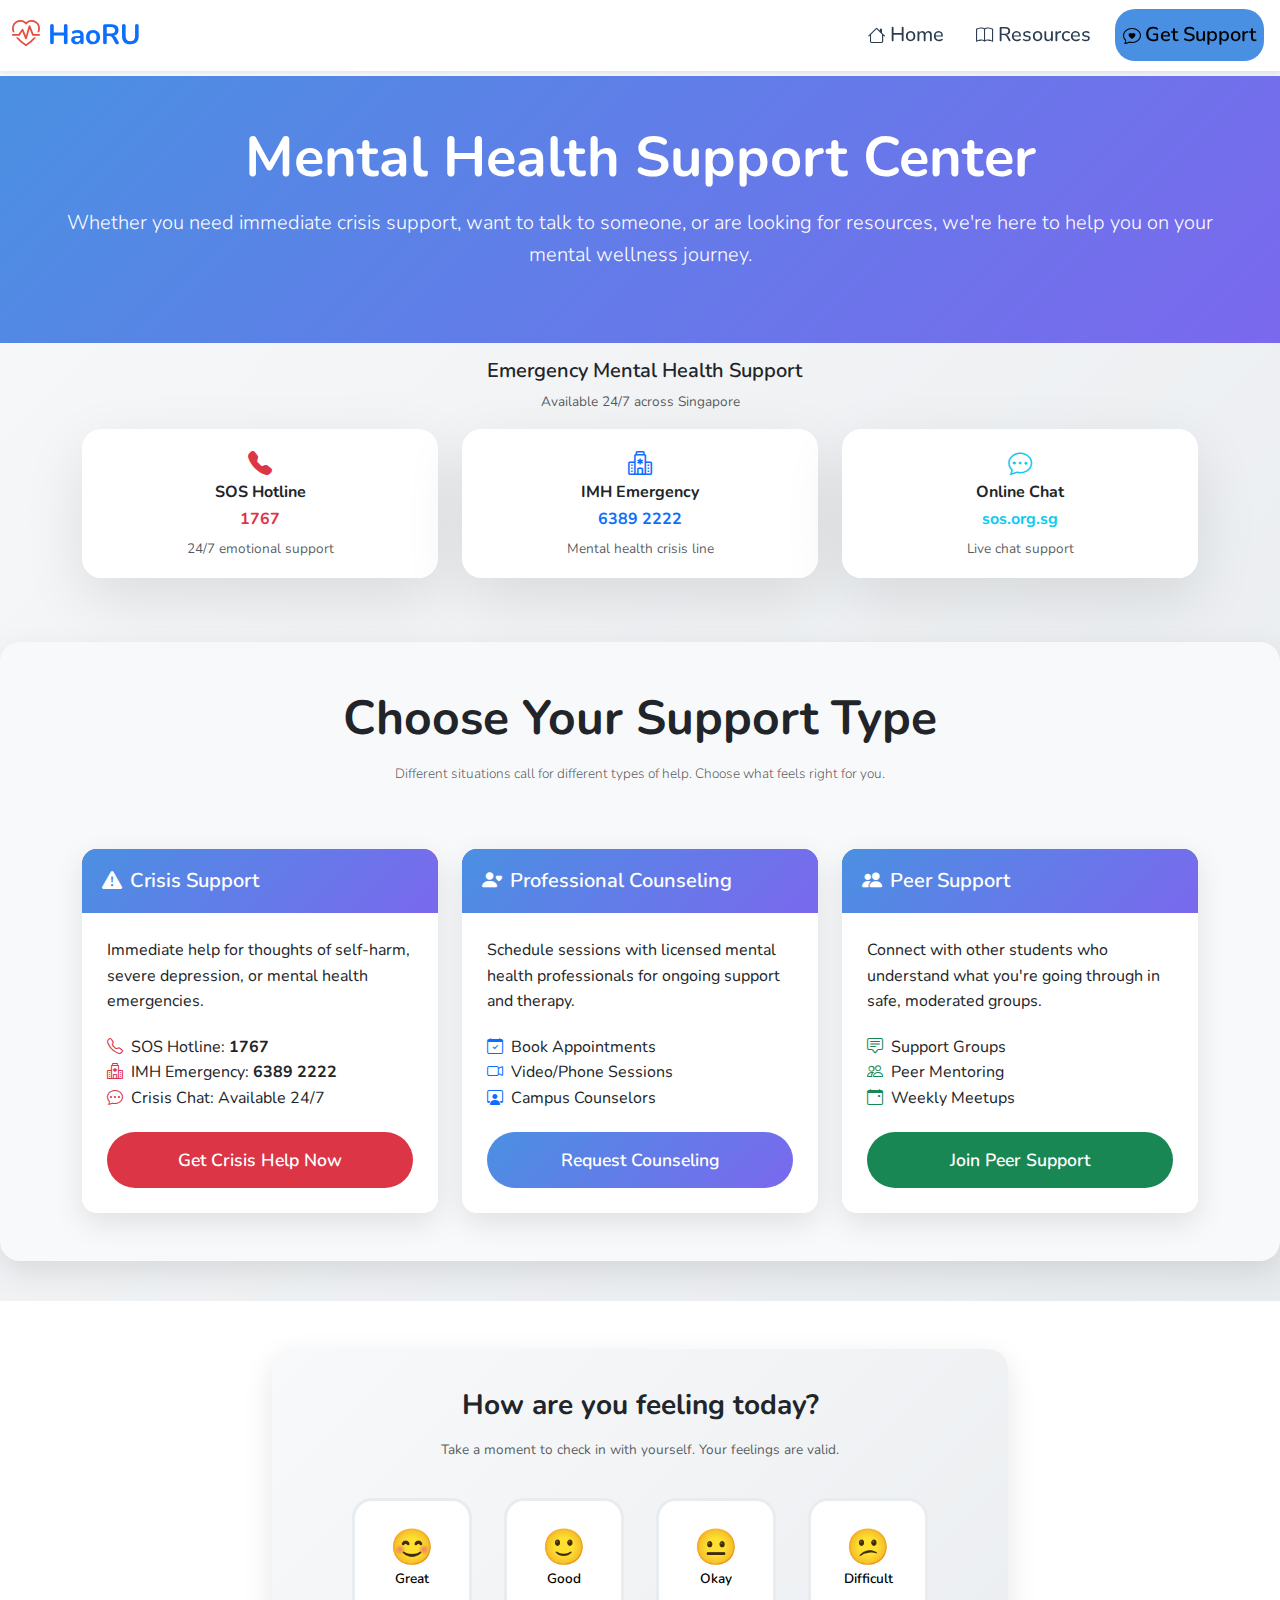
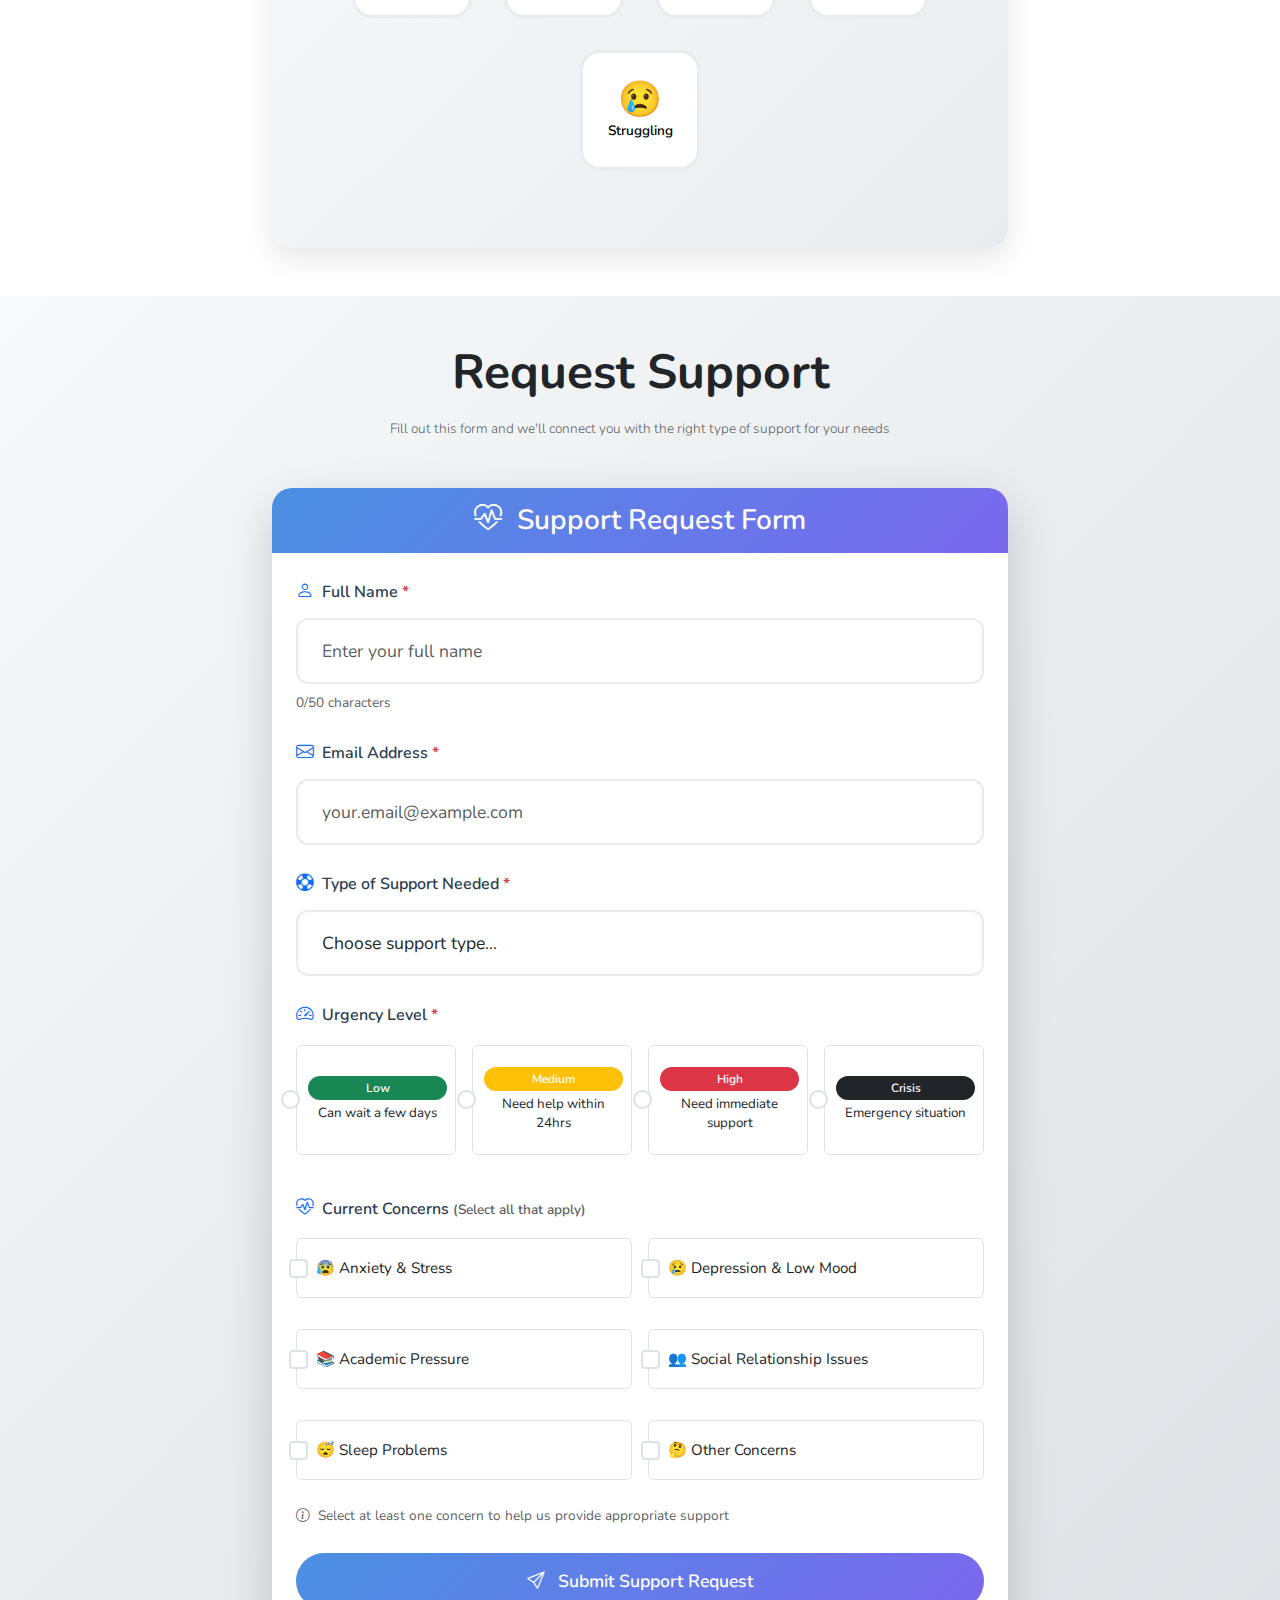
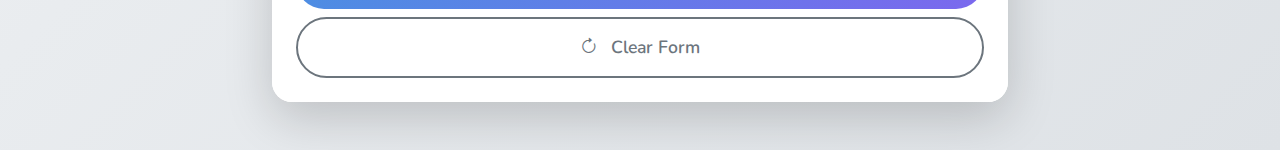
<file: html/support.html>
<!DOCTYPE html>
<html lang="en">
<head>
    <meta charset="UTF-8">
    <meta name="viewport" content="width=device-width, initial-scale=1.0">
    <title>Get Support - HaoRU Mental Wellness</title>
    <link href="https://fonts.googleapis.com/css2?family=Nunito:wght@300;400;500;600;700&display=swap" rel="stylesheet">
    <link href="https://cdn.jsdelivr.net/npm/bootstrap@5.3.7/dist/css/bootstrap.min.css" rel="stylesheet">
    <link href="https://cdn.jsdelivr.net/npm/bootstrap-icons@1.10.0/font/bootstrap-icons.css" rel="stylesheet">
    <link href="/css/styles.css" rel="stylesheet">
    <link href="/css/support.css" rel="stylesheet">
</head>

<body>
    <!-- FIXED NAVBAR (Same as other pages) -->
    <nav class="navbar navbar-expand-lg navbar-light bg-white fixed-top shadow-sm">
        <div class="container-fluid">
            <!-- Brand/Logo -->
            <a class="navbar-brand fw-bold text-primary fs-3" href="/html/index.html">
                <i class="bi bi-heart-pulse me-2"></i>HaoRU
            </a>
            <!-- Mobile toggle button -->
            <button class="navbar-toggler" type="button" data-bs-toggle="collapse" data-bs-target="#navbarNav" aria-controls="navbarNav" aria-expanded="false" aria-label="Toggle navigation">
                <span class="navbar-toggler-icon"></span>
            </button>
            <!-- Navigation links -->
            <div class="collapse navbar-collapse" id="navbarNav">
                <ul class="navbar-nav ms-auto">
                    <li class="nav-item">
                        <a class="nav-link fs-5" href="/html/index.html">
                            <i class="bi bi-house me-1"></i>Home
                        </a>
                    </li>
                    <li class="nav-item">
                        <a class="nav-link fs-5" href="/html/resources.html">
                            <i class="bi bi-book me-1"></i>Resources
                        </a>
                    </li>
                    <li class="nav-item">
                        <a class="nav-link active fs-5" href="/html/support.html">
                            <i class="bi bi-chat-heart me-1"></i>Get Support
                        </a>
                    </li>
                </ul>
            </div>
        </div>
    </nav>

    <main class="main-content">
    <section class="support-hero py-5">
            <div class="container-fluid">
                <div class="row justify-content-center text-center">
                    <div class="col-lg-8">
                        <h1 class="display-4 fw-bold mb-3">Mental Health Support Center</h1>
                        <p class="lead mb-4">Whether you need immediate crisis support, want to talk to someone, or are looking for resources, we're here to help you on your mental wellness journey.</p>
                        </div>
                    </div>
                </div>
        </section>
<section class="emergency-contacts py-3">
    <div class="container">
        <div class="row mb-3">
            <div class="col-12 text-center">
                <h5 class="mb-2"><i class="bi bi-shield-heart me-2 text-danger"></i>Emergency Mental Health Support</h5>
                <p class="small text-muted mb-0">Available 24/7 across Singapore</p>
            </div>
        </div>
        <div class="row" id="emergency-contacts-container">
            <!-- JavaScript will generate contact cards here -->
        </div>
    </div>
</section>
        <!-- MAIN HEADER SECTION -->


        <!-- QUICK SUPPORT OPTIONS - Multi-column Layout -->
        <section class="quick-support py-5 bg-light">
            <div class="container">
                <div class="row mb-5">
                    <div class="col-12 text-center">
                        <h2 class="display-5 fw-bold mb-3">Choose Your Support Type</h2>
                        <p class="lead text-muted">Different situations call for different types of help. Choose what feels right for you.</p>
                    </div>
                </div>

                <div class="row g-4">
                    <!-- Immediate Crisis Support -->
                    <div class="col-12 col-md-6 col-lg-4">
                        <div class="support-card h-100 border-danger">
                            <div class="card-header bg-danger text-white">
                                <h5 class="mb-0"><i class="bi bi-exclamation-triangle-fill me-2"></i>Crisis Support</h5>
                            </div>
                            <div class="card-body">
                                <p class="card-text">Immediate help for thoughts of self-harm, severe depression, or mental health emergencies.</p>
                                <ul class="list-unstyled">
                                    <li><i class="bi bi-telephone text-danger me-2"></i>SOS Hotline: <strong>1767</strong></li>
                                    <li><i class="bi bi-hospital text-danger me-2"></i>IMH Emergency: <strong>6389 2222</strong></li>
                                    <li><i class="bi bi-chat-dots text-danger me-2"></i>Crisis Chat: Available 24/7</li>
                                </ul>
                                <button type="button" class="btn btn-danger w-100" data-bs-toggle="modal" data-bs-target="#crisisModal">Get Crisis Help Now</button>
                            </div>
                        </div>
                    </div>

                    <!-- Professional Counseling -->
                    <div class="col-12 col-md-6 col-lg-4">
                        <div class="support-card h-100 border-primary">
                            <div class="card-header bg-primary text-white">
                                <h5 class="mb-0"><i class="bi bi-person-heart me-2"></i>Professional Counseling</h5>
                            </div>
                            <div class="card-body">
                                <p class="card-text">Schedule sessions with licensed mental health professionals for ongoing support and therapy.</p>
                                <ul class="list-unstyled">
                                    <li><i class="bi bi-calendar-check text-primary me-2"></i>Book Appointments</li>
                                    <li><i class="bi bi-camera-video text-primary me-2"></i>Video/Phone Sessions</li>
                                    <li><i class="bi bi-person-workspace text-primary me-2"></i>Campus Counselors</li>
                                </ul>
                                <a href="#supportFormSection" class="btn btn-primary w-100">Request Counseling</a>
                            </div>
                        </div>
                    </div>

                    <!-- Peer Support -->
                    <div class="col-lg-4 col-md-6">
                        <div class="support-card h-100 border-success">
                            <div class="card-header bg-success text-white">
                                <h5 class="mb-0"><i class="bi bi-people-fill me-2"></i>Peer Support</h5>
                            </div>
                            <div class="card-body">
                                <p class="card-text">Connect with other students who understand what you're going through in safe, moderated groups.</p>
                                <ul class="list-unstyled">
                                    <li><i class="bi bi-chat-square-text text-success me-2"></i>Support Groups</li>
                                    <li><i class="bi bi-people text-success me-2"></i>Peer Mentoring</li>
                                    <li><i class="bi bi-calendar-event text-success me-2"></i>Weekly Meetups</li>
                                </ul>
                                <a href="#supportFormSection" class="btn btn-success w-100">Join Peer Support</a>
                            </div>
                        </div>
                    </div>
                </div>
            </div>
        </section>

        <!-- INTERACTIVE MOOD CHECK-IN -->
        <section class="mood-checkin py-5">
            <div class="container">
                <div class="row justify-content-center">
                    <div class="col-lg-8">
                        <div class="mood-card">
                            <div class="text-center mb-4">
                                <h3 class="fw-bold mb-3">How are you feeling today?</h3>
                                <p class="text-muted">Take a moment to check in with yourself. Your feelings are valid.</p>
                            </div>

                            <div class="mood-selector">
                                <div class="row g-3 justify-content-center">
                                    <div class="col-auto">
                                        <button type="button" class="mood-btn" data-mood="great" data-color="success">
                                            <span class="mood-emoji">😊</span>
                                            <span class="mood-label">Great</span>
                                        </button>
                                    </div>
                                    <div class="col-auto">
                                        <button type="button" class="mood-btn" data-mood="good" data-color="primary">
                                            <span class="mood-emoji">🙂</span>
                                            <span class="mood-label">Good</span>
                                        </button>
                                    </div>
                                    <div class="col-auto">
                                        <button type="button" class="mood-btn" data-mood="okay" data-color="warning">
                                            <span class="mood-emoji">😐</span>
                                            <span class="mood-label">Okay</span>
                                        </button>
                                    </div>
                                    <div class="col-auto">
                                        <button type="button" class="mood-btn" data-mood="difficult" data-color="info">
                                            <span class="mood-emoji">😕</span>
                                            <span class="mood-label">Difficult</span>
                                        </button>
                                    </div>
                                    <div class="col-auto">
                                        <button type="button" class="mood-btn" data-mood="struggling" data-color="danger">
                                            <span class="mood-emoji">😢</span>
                                            <span class="mood-label">Struggling</span>
                                        </button>
                                    </div>
                                </div>
                            </div>

                            <div class="mood-response mt-4" id="moodResponse" style="display: none;">
                                <div class="alert" id="moodAlert">
                                    <div id="moodTitle" class="fw-bold mb-2"></div>
                                    <p id="moodMessage"></p>
                                    <div id="moodActions"></div>
                                </div>
                            </div>
                        </div>
                    </div>
                </div>
            </div>
        </section>

        <!-- SUPPORT REQUEST FORM -->
        <section class="support-form-section py-5 bg-light" id="supportForm">
            <div class="container">
                <div class="row justify-content-center">
                    <div class="col-lg-8">
                        <!-- Form Header -->
                        <div class="text-center mb-5">
                            <h2 class="display-5 fw-bold mb-3">Request Support</h2>
                            <p class="lead text-muted">Fill out this form and we'll connect you with the right type of support for your needs</p>
                        </div>

                        <!-- Support Form Card -->
                        <div class="card shadow-lg border-0">
                            <div class="card-header bg-primary text-white text-center py-3">
                                <h3 class="mb-0">
                                    <i class="bi bi-heart-pulse me-2"></i>
                                    Support Request Form
                                </h3>
                            </div>

                            <div class="card-body p-4">
                                <form id="supportForm1" action="https://script.google.com/macros/s/AKfycbzHogPcFX2naRmsWrA3FE46Gi-x9oR0zseN2bt-u8uggGumCyY1Vf-6M6g-70SGMa19/exec" method="POST" novalidate>

                                    <div class="mb-4">
                                        <label for="fullName" class="form-label fw-semibold">
                                            <i class="bi bi-person me-1 text-primary"></i>
                                            Full Name <span class="text-danger">*</span>
                                        </label>
                                        <input type="text" class="form-control form-control-lg" id="fullName" name="fullName" placeholder="Enter your full name" required minlength="2" maxlength="50">
                                        <div class="d-flex justify-content-between mt-2">
                                            <div class="invalid-feedback" id="nameError"></div>
                                            <small class="text-muted"><span id="nameCount">0</span>/50 characters</small>
                                        </div>
                                    </div>

                                    <div class="mb-4">
                                        <label for="email" class="form-label fw-semibold">
                                            <i class="bi bi-envelope me-1 text-primary"></i>
                                            Email Address <span class="text-danger">*</span>
                                        </label>
                                        <input type="email" class="form-control form-control-lg" id="email" name="email" placeholder="your.email@example.com" required>
                                        <div class="mt-2">
                                            <div class="invalid-feedback" id="emailError"></div>
                                            <div class="valid-feedback" id="emailSuccess">
                                                <i class="bi bi-check-circle me-1"></i>Valid email format
                                            </div>
                                        </div>
                                    </div>

                                    <div class="mb-4">
                                        <label for="supportType" class="form-label fw-semibold">
                                            <i class="bi bi-life-preserver me-1 text-primary"></i>
                                            Type of Support Needed <span class="text-danger">*</span>
                                        </label>
                                        <select class="form-select form-select-lg" id="supportType" name="supportType" required>
                                            <option value="">Choose support type...</option>
                                            <option value="crisis">🚨 Crisis Support (Immediate Help)</option>
                                            <option value="counseling">💬 Professional Counseling</option>
                                            <option value="peer">👥 Peer Support Group</option>
                                            <option value="information">📚 Information &amp; Resources</option>
                                            <option value="academic">📖 Academic Stress Support</option>
                                            <option value="other">🔧 Other</option>
                                        </select>
                                        <div class="mt-2">
                                            <div class="invalid-feedback" id="supportTypeError"></div>
                                        </div>
                                    </div>

                                    <div class="mb-4">
                                        <div class="form-label fw-semibold mb-3">
                                            <i class="bi bi-speedometer2 me-1 text-primary"></i>
                                            Urgency Level <span class="text-danger">*</span>
                                        </div>

                                        <div class="row g-3">
                                            <div class="col-6 col-md-3">
                                                <div class="form-check p-2 border rounded text-center">
                                                    <input class="form-check-input" type="radio" name="urgency" id="urgencyLow" value="low" required>
                                                    <label class="form-check-label w-100 d-block" for="urgencyLow">
                                                        <span class="badge bg-success d-block mb-1">Low</span>
                                                        <small class="d-block">Can wait a few days</small>
                                                    </label>
                                                </div>
                                            </div>
                                            <div class="col-6 col-md-3">
                                                <div class="form-check p-2 border rounded text-center">
                                                    <input class="form-check-input" type="radio" name="urgency" id="urgencyMedium" value="medium" required>
                                                    <label class="form-check-label w-100 d-block" for="urgencyMedium">
                                                        <span class="badge bg-warning d-block mb-1">Medium</span>
                                                        <small class="d-block">Need help within 24hrs</small>
                                                    </label>
                                                </div>
                                            </div>
                                            <div class="col-6 col-md-3">
                                                <div class="form-check p-2 border rounded text-center">
                                                    <input class="form-check-input" type="radio" name="urgency" id="urgencyHigh" value="high" required>
                                                    <label class="form-check-label w-100 d-block" for="urgencyHigh">
                                                        <span class="badge bg-danger d-block mb-1">High</span>
                                                        <small class="d-block">Need immediate support</small>
                                                    </label>
                                                </div>
                                            </div>
                                            <div class="col-6 col-md-3">
                                                <div class="form-check p-2 border rounded text-center">
                                                    <input class="form-check-input" type="radio" name="urgency" id="urgencyCrisis" value="crisis" required>
                                                    <label class="form-check-label w-100 d-block" for="urgencyCrisis">
                                                        <span class="badge bg-dark d-block mb-1">Crisis</span>
                                                        <small class="d-block">Emergency situation</small>
                                                    </label>
                                                </div>
                                            </div>
                                        </div>

                                        <div class="mt-2">
                                            <div class="invalid-feedback" id="urgencyError"></div>
                                        </div>
                                    </div>

                                    <div class="mb-4">
                                        <div class="form-label fw-semibold mb-3">
                                            <i class="bi bi-heart-pulse me-1 text-primary"></i>
                                            Current Concerns <span class="text-muted">(Select all that apply)</span>
                                        </div>

                                        <div class="row g-3">
                                            <div class="col-12 col-lg-6">
                                                <div class="form-check p-3 border rounded">
                                                    <input class="form-check-input" type="checkbox" id="anxietyStress" name="anxiety" value="anxiety">
                                                    <label class="form-check-label" for="anxietyStress">😰 Anxiety &amp; Stress</label>
                                                </div>
                                            </div>
                                            <div class="col-12 col-lg-6">
                                                <div class="form-check p-3 border rounded">
                                                    <input class="form-check-input" type="checkbox" id="depression" name="depression" value="depression">
                                                    <label class="form-check-label" for="depression">😢 Depression &amp; Low Mood</label>
                                                </div>
                                            </div>
                                            <div class="col-12 col-lg-6">
                                                <div class="form-check p-3 border rounded">
                                                    <input class="form-check-input" type="checkbox" id="academicPressure" name="academic" value="academic">
                                                    <label class="form-check-label" for="academicPressure">📚 Academic Pressure</label>
                                                </div>
                                            </div>
                                            <div class="col-12 col-lg-6">
                                                <div class="form-check p-3 border rounded">
                                                    <input class="form-check-input" type="checkbox" id="socialIssues" name="social" value="social">
                                                    <label class="form-check-label" for="socialIssues">👥 Social Relationship Issues</label>
                                                </div>
                                            </div>
                                            <div class="col-12 col-lg-6">
                                                <div class="form-check p-3 border rounded">
                                                    <input class="form-check-input" type="checkbox" id="sleepIssues" name="sleep" value="sleep">
                                                    <label class="form-check-label" for="sleepIssues">😴 Sleep Problems</label>
                                                </div>
                                            </div>
                                            <div class="col-12 col-lg-6">
                                                <div class="form-check p-3 border rounded">
                                                    <input class="form-check-input" type="checkbox" id="otherConcerns" name="other" value="other">
                                                    <label class="form-check-label" for="otherConcerns">🤔 Other Concerns</label>
                                                </div>
                                            </div>
                                        </div>

                                        <div class="mt-2">
                                            <small class="text-muted">
                                                <i class="bi bi-info-circle me-1"></i>
                                                Select at least one concern to help us provide appropriate support
                                            </small>
                                            <div class="invalid-feedback" id="concernsError"></div>
                                        </div>
                                    </div>

                                    <!-- SUBMIT BUTTON -->
                                    <div class="d-grid gap-2 mt-4">
                                        <button type="submit" class="btn btn-primary btn-lg">
                                            <i class="bi bi-send me-2"></i>
                                            Submit Support Request
                                        </button>
                                        <button type="reset" class="btn btn-outline-secondary">
                                            <i class="bi bi-arrow-clockwise me-2"></i>
                                            Clear Form
                                        </button>
                                    </div>

                                </form>
                            </div>
                        </div>
                    </div>
                </div>
            </div>
        </section>

        <!-- SUCCESS STORIES - Testimonials -->

    </main>

    <!-- CRISIS MODAL -->
    <div class="modal fade" id="crisisModal" tabindex="-1" aria-labelledby="crisisModalLabel">
        <div class="modal-dialog modal-dialog-centered">
            <div class="modal-content border-danger">
                <div class="modal-header bg-danger text-white">
                    <h5 class="modal-title" id="crisisModalLabel">
                        <i class="bi bi-exclamation-triangle-fill me-2"></i>Crisis Support Contacts
                    </h5>
                    <button type="button" class="btn-close btn-close-white" data-bs-dismiss="modal" aria-label="Close"></button>
                </div>
                <div class="modal-body">
                    <div class="crisis-contacts">
                        <div class="contact-item mb-3 p-3 border rounded">
                            <h6 class="text-danger">
                                <i class="bi bi-telephone-fill me-2"></i>SOS Hotline
                            </h6>
                            <p class="h4 mb-1"><a href="tel:1767" class="text-decoration-none">1767</a></p>
                            <small class="text-muted">24/7 emotional support for people in crisis</small>
                        </div>

                        <div class="contact-item mb-3 p-3 border rounded">
                            <h6 class="text-danger">
                                <i class="bi bi-hospital me-2"></i>IMH Emergency Helpline
                            </h6>
                            <p class="h4 mb-1"><a href="tel:63892222" class="text-decoration-none">6389&#8209;2222</a></p>
                            <small class="text-muted">Institute of Mental Health emergency line</small>
                        </div>

                        <div class="contact-item mb-3 p-3 border rounded">
                            <h6 class="text-danger">
                                <i class="bi bi-chat-dots-fill me-2"></i>Online Crisis Chat
                            </h6>
                            <p class="mb-1"><a href="https://www.sos.org.sg" target="_blank" class="text-decoration-none">sos.org.sg</a></p>
                            <small class="text-muted">Live chat support available 24/7</small>
                        </div>
                    </div>

                    <div class="alert alert-warning mt-3">
                        <small><strong>Emergency:</strong> If you're in immediate physical danger, call <strong>999</strong> or go to your nearest emergency room.</small>
                    </div>
                </div>
            </div>
        </div>
    </div>

    <script src="https://cdn.jsdelivr.net/npm/bootstrap@5.3.7/dist/js/bootstrap.bundle.min.js"></script>
    <script src="/js/script.js"></script>
    <script src="/js/support.js"></script>
</body>
</html>
</file>
<file: css/index.css>
/* ================================= 
   INDEX.CSS 
   ================================= */

/* ================================= 
   IMAGE CREDITS & ATTRIBUTION
   ================================= */
/* 
Hero background image: Balanced stones on beach representing mental wellness and balance
Source: https://unsplash.com/photos/stack-rock-on-seashore-FO7bKvgETgQ
Photographer: Jeremy Thomas
*/

/* ================================= 
   HERO SECTION WITH PARALLAX
   ================================= */
.hero-section {
    background-image: 
        linear-gradient(135deg, rgba(74, 144, 226, 0.5), rgba(123, 104, 238, 0.5)),
        url('/images/mental-wellness-bg.jpg');
    background-size: cover;
    background-position: center;
    background-attachment: fixed; 
    min-height: 80vh;
    padding: 120px 0 80px 0;
    display: flex;
    align-items: center;
    color: white;
    position: relative;
    width: 100vw;
    margin-left: calc(-50vw + 50%);
    overflow: hidden;
}

.hero-section .container {
    width: 100%;
    max-width: 1200px;
    margin: 0 auto;
    padding: 0 15px;
}

/* ================================= 
   QUOTES SECTION & CAROUSEL
   ================================= */
.quotes-section {
    background: linear-gradient(135deg, #1e3a8a 0%, #3b82f6 100%);
    position: relative;
    overflow-x: hidden;
    padding: 0;
}

.quotes-carousel {
    position: relative;
    margin: 0 auto;
    max-width: 100%;
    overflow: visible;
}

/* Quote slide styling - consolidated */
.quote-slide {
    display: none;
    padding: 40px 20px;
    opacity: 0;
    transition: opacity 0.4s ease;
    min-height: 600px;
    flex-direction: column;
    justify-content: center;
}

.quote-slide.active {
    display: flex;
    opacity: 1;
    animation: fadeInUp 0.5s ease-out;
}

@keyframes fadeInUp {
    from {
        opacity: 0;
        transform: translateY(30px);
    }
    to {
        opacity: 1;
        transform: translateY(0);
    }
}

/* ================================= 
   QUOTE CARDS
   ================================= */
.custom-quote-card {
    background: white;
    border-radius: 15px;
    overflow: hidden;
    box-shadow: 0 20px 40px rgba(0, 0, 0, 0.3);
    margin: 20px 0;
    max-width: 100%;
    transition: transform 0.3s ease;
}

.custom-quote-card:hover {
    transform: scale(1.02);
}

.quote-header {
    background: linear-gradient(135deg, #1e3a8a, #2563eb);
    color: white;
    padding: 20px 30px;
    text-align: center;
}

.quote-title {
    margin: 0;
    font-size: 1.2rem;
    font-weight: 700;
    letter-spacing: 1px;
}

.quote-content {
    padding: 40px 30px;
}

.quote-portrait {
    width: 200px;
    height: 250px;
    object-fit: cover;
    border-radius: 10px;
    border: 4px solid #fbbf24;
    box-shadow: 0 10px 20px rgba(0, 0, 0, 0.2);
    max-width: 100%;
    transition: transform 0.3s ease;
}

.quote-portrait:hover {
    transform: scale(1.05);
}

.quote-text {
    font-size: 1.1rem;
    line-height: 1.6;
    color: #374151;
    margin: 20px 0;
    font-style: italic;
    text-align: left;
    position: relative;
}

.quote-attribution {
    margin-top: 30px;
    border-top: 2px solid #e5e7eb;
    padding-top: 20px;
}

.author-name {
    color: #1e3a8a;
    font-size: 1rem;
    font-weight: 700;
    margin-bottom: 5px;
    letter-spacing: 0.5px;
}

.author-title {
    color: #6b7280;
    font-size: 0.9rem;
    margin: 0;
}

.image-credit {
    padding: 15px 20px;
    background: #f9fafb;
    text-align: center;
    border-top: 1px solid #e5e7eb;
}

/* ================================= 
   CAROUSEL NAVIGATION
   ================================= */
.carousel-dots-inline {
    display: flex;
    justify-content: center;
    gap: 12px;
    padding: 20px 0;
    margin-top: 20px;
}

.dot {
    width: 15px;
    height: 15px;
    border-radius: 50%;
    background: rgba(255, 255, 255, 0.4);
    cursor: pointer;
    transition: all 0.3s ease;
    border: 2px solid transparent;
}

.dot:hover {
    background: rgba(255, 255, 255, 0.7);
    transform: scale(1.2);
}

.dot.active {
    background: white;
    border: 2px solid #fbbf24;
    transform: scale(1.1);
    box-shadow: 0 0 10px rgba(255, 255, 255, 0.5);
}

/* ================================= 
   CAROUSEL ARROWS - RESPONSIVE
   ================================= */
.carousel-arrow {
    position: absolute;
    top: 50%;
    transform: translateY(-50%);
    background: rgba(255, 255, 255, 0.95);
    border: 2px solid #4a90e2;
    border-radius: 50%;
    width: 50px;
    height: 50px;
    display: flex;
    align-items: center;
    justify-content: center;
    cursor: pointer;
    font-size: 18px;
    color: #4a90e2;
    transition: all 0.3s ease;
    z-index: 15;
    box-shadow: 0 4px 12px rgba(0, 0, 0, 0.15);
    outline: none;
    -webkit-tap-highlight-color: transparent;
    user-select: none;
}

/* ================================= 
   STATISTICS SECTION
   ================================= */
.stats-section {
    padding: 80px 0;
}

.stat-card {
    padding: 30px 20px;
    text-align: center;
    transition: transform 0.3s ease;
}

.stat-card:hover {
    transform: translateY(-5px);
}

.stat-number {
    font-size: 3rem;
    font-weight: 800;
    line-height: 1;
    margin-bottom: 15px;
}

/* ================================= 
   FEATURES SECTION
   ================================= */
.features-section {
    background: linear-gradient(135deg, #667eea 0%, #764ba2 100%);
    padding: 80px 0;
}

.modern-feature-card {
    background: white;
    border-radius: 20px;
    box-shadow: 0 10px 30px rgba(0, 0, 0, 0.1);
    transition: all 0.3s ease;
    border: none;
    position: relative;
    overflow: hidden;
    height: 100%;
}

.modern-feature-card:hover {
    transform: translateY(-10px);
    box-shadow: 0 20px 40px rgba(0, 0, 0, 0.15);
}

.modern-feature-card::before {
    content: '';
    position: absolute;
    top: 0;
    left: 0;
    right: 0;
    height: 4px;
    background: linear-gradient(90deg, var(--primary-color), var(--secondary-color));
}

.feature-icon i {
    transition: all 0.3s ease;
}

.modern-feature-card:hover .feature-icon i {
    transform: scale(1.1);
}

/* ================================= 
   CALL-TO-ACTION SECTION
   ================================= */
.cta-section {
    padding: 80px 0;
    background: linear-gradient(135deg, var(--primary-color), var(--secondary-color));
}

.cta-buttons .btn {
    margin: 10px;
    padding: 15px 30px;
    font-weight: 600;
    border-radius: 50px;
    transition: all 0.3s ease;
}

.cta-buttons .btn:hover {
    transform: translateY(-3px);
    box-shadow: 0 10px 25px rgba(0,0,0,0.2);
}

/* ================================= 
   RESPONSIVE DESIGN 
   ================================= */

/* Desktop hover effects - only for real mouse devices */
@media (min-width: 992px) and (hover: hover) and (pointer: fine) {
    .carousel-arrow:hover {
        background: #4a90e2;
        color: white;
        transform: translateY(-50%) scale(1.1);
        box-shadow: 0 6px 20px rgba(74, 144, 226, 0.3);
    }
}

/* Large desktops (1400px+) */
@media (min-width: 1400px) {
    .quotes-carousel { margin: 0 60px; }
    .carousel-arrow-left { left: -50px; }
    .carousel-arrow-right { right: -50px; }
}

/* Medium desktops (1200px - 1399px) */
@media (min-width: 1200px) and (max-width: 1399px) {
    .quotes-carousel { margin: 0 50px; }
    .carousel-arrow-left { left: -40px; }
    .carousel-arrow-right { right: -40px; }
}

/* Small desktops (992px - 1199px) */
@media (min-width: 992px) and (max-width: 1199px) {
    .quotes-carousel { margin: 0 40px; }
    .carousel-arrow-left { left: -30px; }
    .carousel-arrow-right { right: -30px; }
    
    .quote-slide {
        min-height: 550px;
    }
    
    .quote-portrait {
        width: 160px;
        height: 200px;
    }
    
    .quote-text {
        font-size: 1.05rem;
    }
    
    .quote-content {
        padding: 30px 25px;
    }
}

/* Tablets (768px - 991px) */
@media (min-width: 768px) and (max-width: 991px) {
    .quotes-carousel { margin: 0 30px; }
    .carousel-arrow {
        width: 45px;
        height: 45px;
        font-size: 16px;
    }
    .carousel-arrow-left { left: -25px; }
    .carousel-arrow-right { right: -25px; }
}

/* Small tablets (576px - 767px) */
@media (min-width: 576px) and (max-width: 767px) {
    .quotes-carousel { margin: 0 20px; }
    .carousel-arrow {
        width: 40px;
        height: 40px;
        font-size: 14px;
    }
    .carousel-arrow-left { left: -20px; }
    .carousel-arrow-right { right: -20px; }
}

/* Mobile devices (575px and below) */
@media (max-width: 575px) {
    .quotes-carousel {
        padding-bottom: 90px;
        margin: 0 10px;
    }
    
    .carousel-arrow {
        position: absolute;
        top: auto;
        bottom: 30px;
        transform: none;
        width: 45px;
        height: 45px;
        font-size: 16px;
        background: rgba(255, 255, 255, 0.95);
        color: #4a90e2;
        border: 2px solid #4a90e2;
        outline: none;
    }
    
    .carousel-arrow:hover,
    .carousel-arrow:focus,
    .carousel-arrow:active {
        background: rgba(255, 255, 255, 0.95);
        color: #4a90e2;
        border: 2px solid #4a90e2;
        transform: none;
        outline: none;
    }
    
    .carousel-arrow-left { left: calc(50% - 70px); }
    .carousel-arrow-right { right: calc(50% - 70px); }
    
    .carousel-dots-inline {
        margin-bottom: 30px;
        padding-bottom: 0;
    }
}

/* Mobile responsive content */
@media (max-width: 768px) {
    .quotes-carousel {
        min-height: 500px;
    }
    
    .quote-slide {
        padding: 20px 10px;
        min-height: 500px;
    }
    
    .quote-content {
        padding: 20px 15px;
    }
    
    .quote-portrait {
        width: 120px;
        height: 150px;
        margin: 0 auto 20px auto;
    }
    
    .quote-text {
        font-size: 1rem;
        text-align: center;
        margin: 15px 0;
    }
    
    .quote-header {
        padding: 15px 20px;
    }
    
    .quote-title {
        font-size: 1rem;
        line-height: 1.3;
    }
    
    .author-name,
    .author-title {
        font-size: 0.9rem;
        text-align: center;
    }
    
    .author-title {
        font-size: 0.8rem;
    }
    
    .quote-attribution {
        text-align: center;
        margin-top: 20px;
        padding-top: 15px;
    }
    
    .modern-feature-card {
        margin-bottom: 2rem;
    }
    
    .features-section {
        padding: 60px 0;
    }
}
</file>
<file: css/styles.css>
/* ================================= 
   STYLES.CSS - CLEANED VERSION WITH NUNITO
   ================================= */

/* ================================= 
   CSS VARIABLES - GLOBAL COLOR SYSTEM
   ================================= */
:root {
    --primary-color: #4a90e2;     /* Calming blue - main brand color */
    --secondary-color: #7b68ee;   /* Soft purple - accent color */
    --success-color: #50c878;     /* Wellness green - positive actions */
    --text-dark: #2c3e50;         /* Professional dark text */
    --warning-color: #fbbf24;     /* Yellow for highlights */
    --danger-color: #e74c3c;      /* Red for important elements */
    --light-bg: #f8f9fa;          /* Light background */
}

/* ================================= 
   GLOBAL STYLES & OVERFLOW FIXES
   ================================= */
html, body {
    overflow-x: hidden;
    width: 100%;
    margin: 0;
}

/* ================================= 
   NUNITO FONT IMPLEMENTATION
   ================================= */
body {
    font-family: 'Nunito', sans-serif;;
    padding-top: 76px; /* Space for fixed navbar */
    background-color: var(--light-bg);
    line-height: 1.6;
    position: relative;
    font-weight: 400; /* Normal weight for body text */
}

/* Headings with Nunito */
h1, h2, h3, h4, h5, h6,
.display-1, .display-2, .display-3, .display-4, .display-5,
.section-title {
    font-family: 'Nunito', sans-serif;
    font-weight: 600; /* Semi-bold for headings */
}

/* ================================= 
   ANNOUNCEMENT BAR
   ================================= */
.announcement-bar {
    background: linear-gradient(135deg, var(--primary-color), var(--secondary-color));
    color: white;
    width: 100%;
    position: relative;
    z-index: 999;
    padding: 8px 0;
}

.announcement-bar a {
    color: var(--warning-color);
    font-weight: 600;
    text-decoration: none;
}

.announcement-bar a:hover {
    color: white;
    text-decoration: underline;
}

/* ================================= 
   NAVBAR STYLING
   ================================= */
.navbar-brand {
    font-family: 'Nunito', sans-serif;
    font-size: 1.5rem;
    font-weight: 700; /* Bold for brand */
    color: var(--primary-color);
    transition: all 0.3s ease;
    text-decoration: none;
}

.navbar-brand:hover {
    color: var(--secondary-color);
    transform: scale(1.05);
}

.navbar-brand i {
    color: var(--danger-color); /* Red heart icon for mental health branding */
}

.nav-link {
    font-family: 'Nunito', sans-serif;
    color: var(--text-dark);
    font-weight: 500; /* Medium weight for navigation */
    padding: 8px 16px;
    margin: 0 4px;
    border-radius: 8px;
    transition: all 0.3s ease;
    text-decoration: none;
}

.nav-link:hover {
    color: var(--primary-color);
    background-color: rgba(74, 144, 226, 0.1);
    transform: translateY(-2px);
}

.nav-link.active {
    color: white;
    background-color: var(--primary-color);
    font-weight: 600;
    border-radius: 20px;
}

.nav-link.active:hover {
    background-color: var(--secondary-color);
    transform: translateY(-2px);
}

.nav-link i {
    font-size: 1.1rem;
    margin-right: 6px;
}

/* ================================= 
   BUTTON STYLES
   ================================= */
.btn {
    font-family: 'Nunito', sans-serif;
    transition: all 0.4s ease;
    position: relative;
    overflow: hidden;
    border: none;
    font-weight: 600; /* Semi-bold for buttons */
    border-radius: 8px;
    text-decoration: none;
    display: inline-block;
    text-align: center;
}

.btn:hover {
    transform: translateY(-3px) scale(1.05);
    box-shadow: 0 10px 25px rgba(0,0,0,0.3);
    text-decoration: none;
}

.btn:active {
    transform: translateY(-1px) scale(1.02);
}

.btn-primary {
    background-color: var(--primary-color);
    color: white;
}

.btn-primary:hover {
    background-color: var(--secondary-color);
    color: white;
}

.btn-light {
    background-color: white;
    color: var(--primary-color);
}

.btn-light:hover {
    background-color: var(--light-bg);
    color: var(--secondary-color);
}

.btn-outline-light {
    background-color: transparent;
    color: white;
    border: 1px solid white;
}

.btn-outline-light:hover {
    background-color: white;
    color: var(--primary-color);
}

.btn-secondary {
    background-color: #6c757d;
    color: white;
}

.btn-secondary:hover {
    background-color: #5a6268;
    color: white;
}

.btn-lg {
    padding: 15px 30px;
    font-size: 1.1rem;
    border-radius: 40px;
}

/* ================================= 
   CARD COMPONENTS
   ================================= */
.card-base {
    background: white;
    border-radius: 15px;
    overflow: hidden;
    box-shadow: 0 10px 30px rgba(0, 0, 0, 0.1);
    transition: all 0.3s ease;
    border: none;
    height: 100%;
}

.card-base:hover {
    transform: translateY(-5px);
    box-shadow: 0 20px 40px rgba(0, 0, 0, 0.15);
}

.card-header-gradient {
    background: linear-gradient(135deg, var(--primary-color), var(--secondary-color));
    color: white;
    padding: 20px 30px;
    text-align: center;
}

.card-accent-border::before {
    content: '';
    position: absolute;
    top: 0;
    left: 0;
    right: 0;
    height: 4px;
    background: linear-gradient(90deg, var(--primary-color), var(--secondary-color));
}

/* ================================= 
   SCROLL ANIMATIONS
   ================================= */
.fade-in {
    opacity: 0;
    transform: translateY(30px);
    transition: all 0.6s ease-out;
}

.fade-in.visible {
    opacity: 1;
    transform: translateY(0);
}

.fade-in-delay-1 { transition-delay: 0.1s; }
.fade-in-delay-2 { transition-delay: 0.2s; }
.fade-in-delay-3 { transition-delay: 0.3s; }

.scale-in {
    opacity: 0;
    transform: scale(0.8);
    transition: all 0.5s ease-out;
}

.scale-in.visible {
    opacity: 1;
    transform: scale(1);
}

.slide-left {
    opacity: 0;
    transform: translateX(-50px);
    transition: all 0.6s ease-out;
}

.slide-left.visible {
    opacity: 1;
    transform: translateX(0);
}

.slide-right {
    opacity: 0;
    transform: translateX(50px);
    transition: all 0.6s ease-out;
}

.slide-right.visible {
    opacity: 1;
    transform: translateX(0);
}

/* ================================= 
   FORM COMPONENTS
   ================================= */
.form-control, .form-select {
    font-family: 'Nunito', sans-serif;
    font-weight: 400; /* Normal weight for input text */
    border: 2px solid #e9ecef;
    border-radius: 8px;
    padding: 12px 16px;
    font-size: 1rem;
    transition: all 0.3s ease;
    background-color: white;
}

.form-control:focus, .form-select:focus {
    border-color: var(--primary-color);
    box-shadow: 0 0 0 0.2rem rgba(74, 144, 226, 0.25);
    outline: none;
}

.form-label {
    font-family: 'Nunito', sans-serif;
    font-weight: 600; /* Semi-bold for labels */
    color: var(--text-dark);
    margin-bottom: 8px;
}

.form-group {
    margin-bottom: 1.5rem;
}

/* ================================= 
   MODAL COMPONENTS
   ================================= */
.modal-content {
    border-radius: 15px;
    border: none;
    overflow: hidden;
}

.modal-header {
    border-bottom: 1px solid #e9ecef;
    padding: 15px 30px;
}

.modal-body {
    padding: 30px;
}

.modal-footer {
    border-top: 1px solid #e9ecef;
    padding: 20px 30px;
}

.video-iframe {
    border: none;
    width: 100%;
    height: 100%;
}

/* ================================= 
   UTILITY CLASSES
   ================================= */
.text-gradient {
    background: linear-gradient(135deg, var(--primary-color), var(--secondary-color));
    -webkit-background-clip: text;
    -webkit-text-fill-color: transparent;
    background-clip: text;
}

.bg-gradient-primary {
    background: linear-gradient(135deg, var(--primary-color), var(--secondary-color));
}

.bg-gradient-secondary {
    background: linear-gradient(135deg, #667eea 0%, #764ba2 100%);
}

.shadow-custom {
    box-shadow: 0 10px 30px rgba(0, 0, 0, 0.1);
}

.shadow-custom-hover:hover {
    box-shadow: 0 20px 40px rgba(0, 0, 0, 0.15);
}

/* ================================= 
   SECTION STYLING
   ================================= */
.section-padding {
    padding: 80px 0;
}

.section-padding-sm {
    padding: 60px 0;
}

.section-title {
    font-size: 2.5rem;
    font-weight: 700;
    margin-bottom: 1rem;
    text-align: center;
}

.section-subtitle {
    font-size: 1.2rem;
    color: #6c757d;
    margin-bottom: 3rem;
    text-align: center;
}

/* ================================= 
   RESPONSIVE NAVBAR
   ================================= */
@media (max-width: 991px) {
    .navbar-collapse {
        margin-top: 1rem;
        padding-top: 1rem;
        border-top: 1px solid rgba(0,0,0,0.1);
    }
    
    .nav-link {
        margin: 4px 0;
        text-align: center;
    }
    
    .nav-link.active {
        border-radius: 10px;
    }
}

@media (min-width: 992px) {
    .navbar-nav {
        gap: 0.5rem;
    }
    
    .nav-link {
        padding: 10px 20px;
    }
}

/* ================================= 
   MOBILE OPTIMIZATIONS
   ================================= */
@media (max-width: 768px) {
    .announcement-bar {
        padding: 6px 0;
        font-size: 0.9rem;
    }
    
    .section-padding {
        padding: 60px 0;
    }
    
    .section-title {
        font-size: 2rem;
    }
    
    .btn-lg {
        padding: 12px 24px;
        font-size: 1rem;
    }
}
</file>
<file: css/resources.css>
/* ================================= 
   RESOURCES.CSS 
   ================================= */

/* Page background */
html,body {
    background: linear-gradient(135deg, #f8f9fa 0%, #e9ecef 50%, #dee2e6 100%);
    min-height: 100%;
    overflow-x:hidden;
}

/* Hero section - full width */
.resources-hero {
    background: linear-gradient(135deg, var(--primary-color), var(--secondary-color));
    color: white;
    padding: 180px 0 160px 0;
    width: 100vw;
    margin-left: calc(-50vw + 50%);
    min-height: 20vh;
}

.resources-hero .container-fluid {
    max-width: 1200px;
    margin: 0 auto;
    padding: 0 20px;
}

/* Tips section */
.tips-section {
    background: white;
    border-radius: 20px;
    padding: 60px 30px;
    margin: 40px 0;
    box-shadow: 0 10px 30px rgba(0, 0, 0, 0.1);
}

/* ================================= 
   FLIP CARD ANIMATION
   ================================= */
.flip-card {
    background-color: transparent;
    width: 100%;
    height: 400px;
    position: relative;
}

.flip-card-inner {
    position: relative;
    width: 100%;
    height: 100%;
    text-align: center;
}

.flip-card-front, 
.flip-card-back {
    position: absolute;
    width: 100%;
    height: 100%;
    border-radius: 15px;
    padding: 25px;
    background: white;
    box-shadow: 0 10px 30px rgba(0, 0, 0, 0.1);
    display: flex;
    flex-direction: column;
    justify-content: center;
    align-items: center;
    transition: opacity 0.6s ease;
}

.flip-card-front {
    opacity: 1;
    z-index: 2;
}

.flip-card-back {
    opacity: 0;
    z-index: 1;
}

.flip-card.flipped .flip-card-front {
    opacity: 0;
    z-index: 1;
}

.flip-card.flipped .flip-card-back {
    opacity: 1;
    z-index: 2;
}

/* Choice buttons */
.choice-buttons {
    display: flex;
    flex-direction: column;
    gap: 10px;
    width: 100%;
}

.choice-btn {
    background: var(--light-bg);
    border: 2px solid var(--primary-color);
    color: var(--primary-color);
    padding: 12px 20px;
    border-radius: 25px;
    transition: all 0.3s ease;
    cursor: pointer;
    word-wrap: break-word;
    line-height: 1.3;
}

.choice-btn:hover {
    background: var(--primary-color);
    color: white;
    transform: translateY(-2px);
}

.choice-btn.selected {
    background: var(--primary-color);
    color: white;
    border-color: var(--primary-color);
    box-shadow: 0 4px 12px rgba(74, 144, 226, 0.3);
}

/* Progress section */
.progress-section {
    width: 100%;
    text-align: center;
    height: 30px;
}

.progress-text {
    display: block;
    margin-top: 10px;
    font-weight: 500;
    color: var(--text-dark);
}

/* Back button - FIXED COMPRESSION */
.back-btn {
    width: 45px;
    height: 45px;
    border-radius: 50%;
    padding: 0;
    display: flex;
    align-items: center;
    justify-content: center;
    font-size: 1.1rem;
    border: 2px solid var(--primary-color);
    background: transparent;
    color: var(--primary-color);
    margin: 15px auto;
    min-width: 45px;
    min-height: 45px;
    flex-shrink: 0; /* Prevent compression */
}

.back-btn:hover {
    background: var(--primary-color);
    color: white;
    transform: scale(1.05);
}

.back-btn i {
    margin: 0;
    line-height: 1;
}

/* ================================= 
   PROGRESS BARS
   ================================= */
.thin-progress {
    height: 10px;
    background-color: #e9ecef;
    border-radius: 3px;
    overflow: hidden;
}

.progress-bar {
    height: 100%;
    border-radius: 3px;
    transition: width 2s ease-in-out;
    width: 0%;
}

.effectiveness-85 { background-color: #17a2b8; }
.effectiveness-92 { background-color: #28a745; }
.effectiveness-78 { background-color: #ffc107; }
.effectiveness-40 { background-color: red; }

.animate-85 { width: 85%; }
.animate-92 { width: 92%; }
.animate-78 { width: 78%; }

/* ================================= 
   BREATHING EXERCISE - FIXED OVERFLOW
   ================================= */
.breathing-container {
    background: linear-gradient(135deg, #667eea 0%, #764ba2 100%);
    border-radius: 20px;
    padding: 20px; /* Reduced from 40px */
    text-align: center;
    color: white;
    box-shadow: 0 10px 30px rgba(0, 0, 0, 0.1);
    overflow: hidden; /* Prevent overflow */
}

.breathing-title {
    font-size: 1.5rem;
    font-weight: 600;
    margin-bottom: 30px;
    opacity: 0.9;
}

.breathing-layout {
    display: flex;
    gap: 20px;
    align-items: center;
    justify-content: flex-start;
    flex-wrap: wrap;
}

.breathing-settings {
    background: rgba(255, 255, 255, 0.15);
    border-radius: 15px;
    padding: 25px 20px;
    backdrop-filter: blur(10px);
    border: 1px solid rgba(255, 255, 255, 0.2);
    min-width: 180px;
    max-width: 200px;
    flex-shrink: 0;
}

.settings-header {
    display: flex;
    align-items: center;
    gap: 8px;
    margin-bottom: 20px;
    color: white;
    font-weight: 600;
    font-size: 1.1rem;
}

.setting-item {
    margin-bottom: 18px;
}

.setting-item label {
    display: block;
    color: rgba(255, 255, 255, 0.9);
    font-size: 0.9rem;
    font-weight: 500;
    margin-bottom: 8px;
}

.setting-control {
    display: flex;
    align-items: center;
    gap: 10px;
}

.slider {
    flex: 1;
    height: 6px;
    background: rgba(255, 255, 255, 0.2);
    border-radius: 3px;
    outline: none;
    border: none;
    cursor: pointer;
}

.slider:focus {
    outline: 2px solid rgba(255, 255, 255, 0.3);
}

.setting-control span {
    color: white;
    font-size: 0.85rem;
    font-weight: 600;
    min-width: 25px;
    text-align: center;
}

.breathing-main {
    flex: 1;
    display: flex;
    justify-content: center;
    align-items: center;
    min-height: 350px;
    padding: 10px; /* Add safety padding */
}

.breathing-circle-wrapper {
    position: relative;
    /* FIXED: Safe sizing that prevents overflow */
    width: calc(100vw - 120px); /* Leave 60px margin each side */
    height: calc(100vw - 120px);
    max-width: 280px; /* Smaller max for safety */
    max-height: 280px;
    margin: 0 auto;
}

.breathing-circle {
    width: 100%;
    height: 100%;
    border: 4px solid rgba(255, 255, 255, 0.3);
    border-radius: 50%;
    display: flex;
    align-items: center;
    justify-content: center;
    background: rgba(255, 255, 255, 0.1);
    backdrop-filter: blur(10px);
    transition: all 4s ease-in-out;
    cursor: pointer;
    position: relative;
    overflow: hidden;
}

.breathing-circle:hover {
    border-color: rgba(255, 255, 255, 0.6);
    background: rgba(255, 255, 255, 0.2);
    transform: scale(1.05);
}

.breathing-circle::before {
    content: '';
    position: absolute;
    top: -5px;
    left: -5px;
    right: -5px;
    bottom: -5px;
    border: 2px solid rgba(255, 255, 255, 0.2);
    border-radius: 50%;
    opacity: 0;
    transition: opacity 0.3s ease;
}

.breathing-circle.active::before {
    opacity: 1;
    animation: pulse-border 4s ease-in-out infinite;
}

.breathing-circle.active {
    box-shadow: 0 0 20px rgba(255, 255, 255, 0.3);
}

.breathing-text {
    font-size: 1.1rem; /* Fixed size that works everywhere */
    font-weight: 500;
    color: white;
    transition: all 0.3s ease;
    user-select: none;
}

@keyframes pulse-border {
    0%, 100% {
        transform: scale(1);
        opacity: 0.2;
    }
    50% {
        transform: scale(1.1);
        opacity: 0.6;
    }
}

/* ================================= 
   ACCORDION SECTION
   ================================= */
.informational-section {
    background: linear-gradient(135deg, #f8f9fa 0%, #e9ecef 50%, #dee2e6 100%);
    position: relative;
}

.informational-section h2 {
    color: var(--text-dark);
    position: relative;
}

.informational-section .lead {
    color: #6c757d;
    font-weight: 400;
}

.accordion {
    border-radius: 15px;
    overflow: hidden;
    box-shadow: 0 10px 30px rgba(0, 0, 0, 0.1);
}

.accordion-item {
    border: none;
    margin-bottom: 10px;
    border-radius: 12px;
    overflow: hidden;
    box-shadow: 0 5px 15px rgba(0, 0, 0, 0.08);
    transition: all 0.3s ease;
}

.accordion-item:hover {
    transform: translateY(-2px);
    box-shadow: 0 10px 25px rgba(0, 0, 0, 0.12);
}

.accordion-button {
    background: white;
    border: none;
    padding: 20px 25px;
    font-weight: 600;
    font-size: 1.1rem;
    color: var(--text-dark);
    border-radius: 0;
    transition: all 0.3s ease;
    box-shadow: none;
}

.accordion-button:not(.collapsed) {
    background: linear-gradient(135deg, var(--primary-color), var(--secondary-color));
    color: white;
    box-shadow: none;
}

.accordion-button:focus {
    box-shadow: none;
    border: none;
}

.accordion-body {
    background: white;
    padding: 25px 30px;
    border-top: 1px solid rgba(0, 0, 0, 0.1);
}

.accordion-body h5 {
    margin-bottom: 15px;
    font-weight: 600;
}

.accordion-body .list-unstyled li {
    padding: 8px 0;
    border-bottom: 1px solid #f8f9fa;
}

.accordion-body .list-unstyled li:last-child {
    border-bottom: none;
}

/* ================================= 
   RESPONSIVE DESIGN - CONSOLIDATED
   ================================= */

/* Large screens (1200px+) */
@media (min-width: 1200px) {
    .flip-card,
    .flip-card-front,
    .flip-card-back {
        min-height: 450px;
    }
}

/* Medium laptops (1024px - 1199px) */
@media (max-width: 1199px) and (min-width: 1024px) {
    .flip-card,
    .flip-card-front,
    .flip-card-back {
        min-height: 500px;
        padding: 20px;
    }
    
    .choice-btn {
        font-size: 0.85rem;
        padding: 10px 16px;
    }
    
    .flip-card h5 { font-size: 1.1rem; }
    .flip-card p { font-size: 0.9rem; }
}

/* Small laptops & tablets (768px - 1023px) */
@media (max-width: 1023px) and (min-width: 768px) {
    .flip-card,
    .flip-card-front,
    .flip-card-back {
        min-height: 550px;
        padding: 16px;
    }
    
    .choice-btn {
        font-size: 0.8rem;
        padding: 8px 14px;
        line-height: 1.2;
    }
    
    .flip-card h5 { font-size: 1rem; }
    .flip-card p { font-size: 0.85rem; }
    
    .breathing-layout {
        flex-direction: column;
        gap: 30px;
    }
    
    .breathing-settings {
        max-width: 100%;
        width: 100%;
    }
    
    .breathing-circle-wrapper {
        width: calc(100vw - 80px); /* 40px margin each side */
        height: calc(100vw - 80px);
        max-width: 250px;
        max-height: 250px;
    }
    
    .accordion-button {
        padding: 15px 20px;
        font-size: 1rem;
    }
    
    .accordion-body { padding: 20px; }
    .informational-section h2 { font-size: 2rem; }
}

/* Large phones (481px - 767px) */
@media (max-width: 767px) and (min-width: 481px) {
    .flip-card,
    .flip-card-front,
    .flip-card-back {
        min-height: 650px;
        padding: 14px;
    }
    
    .choice-btn {
        font-size: 0.75rem;
        padding: 7px 12px;
        line-height: 1.2;
        margin-bottom: 4px;
        transform: none; /* Remove transform on mobile */
    }
    
    .flip-card h5 { font-size: 0.95rem; }
    .flip-card p { font-size: 0.8rem; }
    
    .back-btn {
        width: 40px;
        height: 40px;
        font-size: 1rem;
        margin-top: 12px;
        min-width: 40px;
        min-height: 40px;
    }
    
    .breathing-circle-wrapper {
        width: calc(100vw - 80px);
        height: calc(100vw - 80px);
        max-width: 250px;
        max-height: 250px;
    }
    
    .breathing-text { font-size: 1.2rem; }
}

/* Small phones (320px - 480px) */
@media (max-width: 480px) {
    .breathing-container {
        padding: 15px;
    }
    
    .breathing-circle-wrapper {
        width: calc(100vw - 60px); /* 30px margin each side */
        height: calc(100vw - 60px);
        max-width: 220px;
        max-height: 220px;
    }
    
    .breathing-text {
        font-size: 1rem;
    }
    
    .flip-card,
    .flip-card-front,
    .flip-card-back {
        min-height: 700px;
        padding: 12px;
    }
    
    .choice-btn {
        font-size: 0.7rem;
        padding: 6px 10px;
        line-height: 1.1;
        margin-bottom: 3px;
        transform: none; /* Remove transform on mobile */
    }
    
    .flip-card h5 { font-size: 0.9rem; }
    .flip-card p { font-size: 0.75rem; }
    
    .back-btn {
        width: 40px;
        height: 40px;
        font-size: 1rem;
        margin-top: 10px;
        min-width: 40px;
        min-height: 40px;
    }
}

/* Very small phones (under 320px) */
@media (max-width: 319px) {
    .flip-card,
    .flip-card-front,
    .flip-card-back {
        min-height: 750px;
        padding: 10px;
    }
    
    .choice-btn {
        font-size: 0.65rem;
        padding: 5px 8px;
    }
    
    .back-btn {
        width: 35px;
        height: 35px;
        font-size: 0.9rem;
        min-width: 35px;
        min-height: 35px;
    }
}
</file>
<file: css/support.css>
/* ================================= 
   SUPPORT.CSS - FIXED TO MATCH RESOURCES
   ================================= */

/* Page background - same as resources */
body {
    background: linear-gradient(135deg, #f8f9fa 0%, #e9ecef 50%, #dee2e6 100%);
    min-height: 100vh;
}

/* Hero section*/
.support-hero {
    background: linear-gradient(135deg, var(--primary-color), var(--secondary-color));
    color: white;
    padding: 180px 0 160px 0;
    margin: 0;
    width: 100vw;
    margin-left: calc(-50vw + 50%);
    min-height: 20vh;
}

.support-hero .container-fluid {
    max-width: 1200px;
    margin: 0 auto;
    padding: 0 20px;
}

/* Text stretches across full width */
.support-hero .row {
    justify-content: center;
}

.support-hero .col-lg-8 {
    max-width: 100%;
    flex: 0 0 100%;
}

/* Remove Bootstrap pt-4 padding if present */
.main-content {
    padding-top: 0 ;
}

/* Remove Bootstrap pt-4 padding if present */
.main-content {
    padding-top: 0 ;
}

/* Clean section backgrounds */
.support-form-section {
    background: linear-gradient(135deg, #f8f9fa 0%, #e9ecef 50%, #dee2e6 100%);
    min-height: 80vh;
}

/* Quick support section */
.quick-support {
    background: white;
    border-radius: 20px;
    padding: 60px 0;
    margin: 40px 0;
    box-shadow: 0 10px 30px rgba(0, 0, 0, 0.1);
}

/* Mood check-in section */
.mood-checkin {
    background: white;
}

/* ================================= 
   FORM STYLING
   ================================= */
.card {
    border-radius: 20px;
    overflow: hidden;
    box-shadow: 0 20px 60px rgba(0, 0, 0, 0.1);
    border: none;
    transition: all 0.3s ease;
}

.card:hover {
    transform: translateY(-5px);
    box-shadow: 0 30px 80px rgba(0, 0, 0, 0.15);
}

.card-header {
    background: linear-gradient(135deg, var(--primary-color), var(--secondary-color));
    border: none;
    padding: 25px 30px;
}

.card-body {
    padding: 40px 30px;
    background: white;
}

/* Form inputs */
.form-control, .form-select {
    border: 2px solid #e9ecef;
    border-radius: 10px;
    padding: 15px 20px;
    font-size: 1rem;
    transition: all 0.3s ease;
    background: white;
}

.form-control:focus, .form-select:focus {
    border-color: var(--primary-color);
    box-shadow: 0 0 0 0.25rem rgba(74, 144, 226, 0.15);
    outline: none;
    transform: translateY(-1px);
}

.form-control.is-valid, .form-select.is-valid {
    border-color: #28a745;
    background-image: none;
}

.form-control.is-invalid, .form-select.is-invalid {
    border-color: #dc3545;
    background-image: none;
}

.form-control-lg, .form-select-lg {
    padding: 18px 24px;
    font-size: 1.1rem;
    border-radius: 12px;
}

/* Form labels */
.form-label {
    font-weight: 600;
    color: var(--text-dark);
    margin-bottom: 12px;
    font-size: 1rem;
}

.form-label i {
    font-size: 1.1rem;
}

.text-danger {
    color: #dc3545 ;
}

/* ================================= 
   RADIO BUTTONS & CHECKBOXES - FIXED SIZING & CLICKING
   ================================= */
.form-check {
    position: relative;
    transition: all 0.3s ease;
    cursor: pointer;
    border: 2px solid #e9ecef;
    border-radius: 8px;
    margin-bottom: 15px;
}

.form-check:hover {
    transform: translateY(-2px);
    box-shadow: 0 8px 25px rgba(0, 0, 0, 0.1);
}

/* URGENCY BOXES - FIXED EQUAL SIZING */
.form-check.p-2 {
    /* Fixed dimensions for all urgency boxes */
    width: 100%;
    min-height: 110px;
    max-height: 110px;
    display: flex;
    align-items: center;
    justify-content: center;
    text-align: center;
    padding: 12px 8px ;
}

/* CONCERNS CHECKBOXES - FULL BOX CLICKABLE */
.form-check.p-3 {
    /* Full box clickable for concerns */
    width: 100%;
    min-height: 60px;
    display: flex;
    align-items: center;
    padding: 16px ;
}

/* Make entire label clickable */
.form-check-label {
    cursor: pointer;
    font-size: 0.95rem;
    line-height: 1.4;
    width: 100%;
    display: flex;
    align-items: center;
    height: 100%;
    margin: 0;
}

/* Position input inside clickable area */
.form-check-input {
    border: 2px solid #dee2e6;
    width: 1.2em;
    height: 1.2em;
    margin: 0 8px 0 0;
    flex-shrink: 0;
}

.form-check-input:checked {
    background-color: var(--primary-color);
    border-color: var(--primary-color);
}

.form-check-input:focus {
    border-color: var(--primary-color);
    outline: 0;
    box-shadow: 0 0 0 0.25rem rgba(74, 144, 226, 0.25);
}

/* Success and error states */
.form-check.border-success {
    border-color: #28a745 ;
    background-color: rgba(40, 167, 69, 0.05);
}

.form-check.border-danger {
    border-color: #dc3545 ;
    background-color: rgba(220, 53, 69, 0.05);
}

.badge {
    font-size: 0.75rem;
    padding: 6px 12px;
    border-radius: 20px;
    font-weight: 600;
}

/* ================================= 
   BUTTONS
   ================================= */
.btn {
    border-radius: 50px;
    padding: 15px 30px;
    font-weight: 600;
    font-size: 1.1rem;
    transition: all 0.3s ease;
    border: none;
    position: relative;
    overflow: hidden;
}

.btn:hover {
    transform: translateY(-3px);
    box-shadow: 0 10px 30px rgba(0, 0, 0, 0.2);
}

.btn:active {
    transform: translateY(-1px);
}

.btn-primary {
    background: linear-gradient(135deg, var(--primary-color), var(--secondary-color));
    color: white;
}

.btn-primary:hover {
    background: linear-gradient(135deg, var(--secondary-color), var(--primary-color));
    color: white;
}

.btn-secondary {
    background-color: #6c757d;
    color: white;
}

.btn-secondary:hover {
    background-color: #5a6268;
    color: white;
}

.btn-outline-secondary {
    border: 2px solid #6c757d;
    color: #6c757d;
    background: transparent;
}

.btn-outline-secondary:hover {
    background-color: #6c757d;
    color: white;
    border-color: #6c757d;
}

.btn:disabled {
    opacity: 0.6;
    cursor: not-allowed;
    transform: none ;
    box-shadow: none ;
}

/* ================================= 
   FEEDBACK MESSAGES
   ================================= */
.invalid-feedback {
    display: none;
    font-size: 0.875rem;
    color: #dc3545;
    margin-top: 5px;
    font-weight: 500;
}

.valid-feedback {
    display: none;
    font-size: 0.875rem;
    color: #28a745;
    margin-top: 5px;
    font-weight: 500;
}

.invalid-feedback i,
.valid-feedback i {
    margin-right: 4px;
}

.text-muted {
    font-size: 0.85rem;
    transition: color 0.3s ease;
}

/* ================================= 
   MOOD CHECK-IN - FIXED SIZING & CLICKING
   ================================= */
.mood-card {
    background: linear-gradient(135deg, #f8f9fa 0%, #e9ecef 100%);
    border-radius: 20px;
    padding: 40px 30px;
    box-shadow: 0 10px 30px rgba(0, 0, 0, 0.1);
}

.mood-selector {
    margin: 30px 0;
}

/* Fixed sizing and clicking for mood buttons */
.mood-btn {
    background: white;
    border: 3px solid #e9ecef;
    border-radius: 20px;
    cursor: pointer;
    transition: all 0.3s ease;
    text-align: center;
    
    /* FIXED DIMENSIONS - All boxes same size */
    width: 120px;
    height: 120px;
    min-width: 120px;
    min-height: 120px;
    max-width: 120px;
    max-height: 120px;
    
    /* Flexbox for perfect centering */
    display: flex;
    flex-direction: column;
    align-items: center;
    justify-content: center;
    
    /* Fixed margin for consistent spacing */
    margin: 8px;
    padding: 0; /* Remove padding to prevent size issues */
}

.mood-btn:hover {
    transform: translateY(-5px);
    box-shadow: 0 10px 25px rgba(0, 0, 0, 0.15);
    border-color: var(--primary-color);
}

.mood-btn.active {
    border-color: var(--primary-color);
    background: var(--primary-color);
    color: white;
    transform: translateY(-5px) scale(1.05);
    box-shadow: 0 15px 35px rgba(74, 144, 226, 0.3);
}

/* Fixed emoji sizing */
.mood-emoji {
    font-size: 2.2rem;
    margin-bottom: 6px;
    display: block;
    line-height: 1;
}

/* Fixed label sizing */
.mood-label {
    font-size: 0.85rem;
    font-weight: 600;
    display: block;
    line-height: 1.2;
    margin: 0;
    padding: 0;
}

.mood-response {
    transition: opacity 0.3s ease;
}

/* ================================= 
   SUPPORT CARDS
   ================================= */
.support-card {
    background: white;
    border-radius: 15px;
    box-shadow: 0 10px 30px rgba(0, 0, 0, 0.1);
    transition: all 0.3s ease;
    overflow: hidden;
    display: flex;
    flex-direction: column;
    height: 100%;
}

.support-card:hover {
    transform: translateY(-5px);
    box-shadow: 0 20px 40px rgba(0, 0, 0, 0.15);
}

.support-card .card-header {
    flex-shrink: 0;
    padding: 20px;
}

.support-card .card-body {
    flex: 1;
    display: flex;
    flex-direction: column;
    padding: 25px;
}

.support-card .card-text {
    flex: 1;
    margin-bottom: 20px;
}

.support-card .list-unstyled {
    flex: 1;
    margin-bottom: 20px;
}

.support-card .btn {
    margin-top: auto;
    flex-shrink: 0;
}

/* Story cards */
.story-card {
    background: white;
    border-radius: 15px;
    box-shadow: 0 10px 30px rgba(0, 0, 0, 0.1);
    transition: all 0.3s ease;
    border: none;
}

.story-card:hover {
    transform: translateY(-5px);
    box-shadow: 0 20px 40px rgba(0, 0, 0, 0.15);
}

.story-avatar {
    margin-bottom: 20px;
}

.avatar-circle {
    width: 60px;
    height: 60px;
    border-radius: 50%;
    display: flex;
    align-items: center;
    justify-content: center;
    color: white;
    font-size: 1.5rem;
    font-weight: bold;
    margin: 0 auto;
}

.story-author {
    margin-top: 20px;
    padding-top: 15px;
    border-top: 1px solid #e9ecef;
}

.stat-badge {
    padding: 15px;
    background: white;
    border-radius: 10px;
    box-shadow: 0 5px 15px rgba(0, 0, 0, 0.1);
    margin: 10px;
}

.crisis-banner {
    position: relative;
    z-index: 10;
}

/* ================================= 
   RESPONSIVE DESIGN - SIMPLIFIED
   ================================= */
@media (max-width: 768px) {
    .support-hero {
        padding: 100px 0 80px 0;
    }
    
    .card-body {
        padding: 25px 20px;
    }
    
    .form-control, .form-select {
        font-size: 16px; /* Prevents iOS zoom */
    }
    
    /* FIXED: Urgency boxes same size on mobile */
    .form-check.p-2 {
        min-height: 100px;
        max-height: 100px;
        padding: 10px 6px ;
    }
    
    /* FIXED: Concerns boxes same height on mobile */
    .form-check.p-3 {
        min-height: 55px;
        padding: 12px ;
    }
    
    .form-check-label {
        font-size: 0.9rem;
    }
    
    .badge {
        font-size: 0.7rem;
        padding: 4px 8px;
    }
    
    /* Smaller mood buttons on mobile - but still uniform */
    .mood-btn {
        width: 90px;
        height: 90px;
        min-width: 90px;
        min-height: 90px;
        max-width: 90px;
        max-height: 90px;
        margin: 5px;
    }
    
    .mood-emoji {
        font-size: 1.8rem;
        margin-bottom: 4px;
    }
    
    .mood-label {
        font-size: 0.75rem;
    }
}

@media (max-width: 480px) {
    /* FIXED: Even smaller phones - uniform sizing */
    .form-check.p-2 {
        min-height: 90px;
        max-height: 90px;
        padding: 8px 4px ;
    }
    
    .form-check.p-3 {
        min-height: 50px;
        padding: 10px ;
    }
    
    .form-check-label {
        font-size: 0.85rem;
    }
    
    .badge {
        font-size: 0.65rem;
        padding: 3px 6px;
    }
    
    /* Even smaller on very small phones - but still uniform */
    .mood-btn {
        width: 80px;
        height: 80px;
        min-width: 80px;
        min-height: 80px;
        max-width: 80px;
        max-height: 80px;
        margin: 4px;
    }
    
    .mood-emoji {
        font-size: 1.6rem;
    }
    
    .mood-label {
        font-size: 0.7rem;
    }
}
</file>
